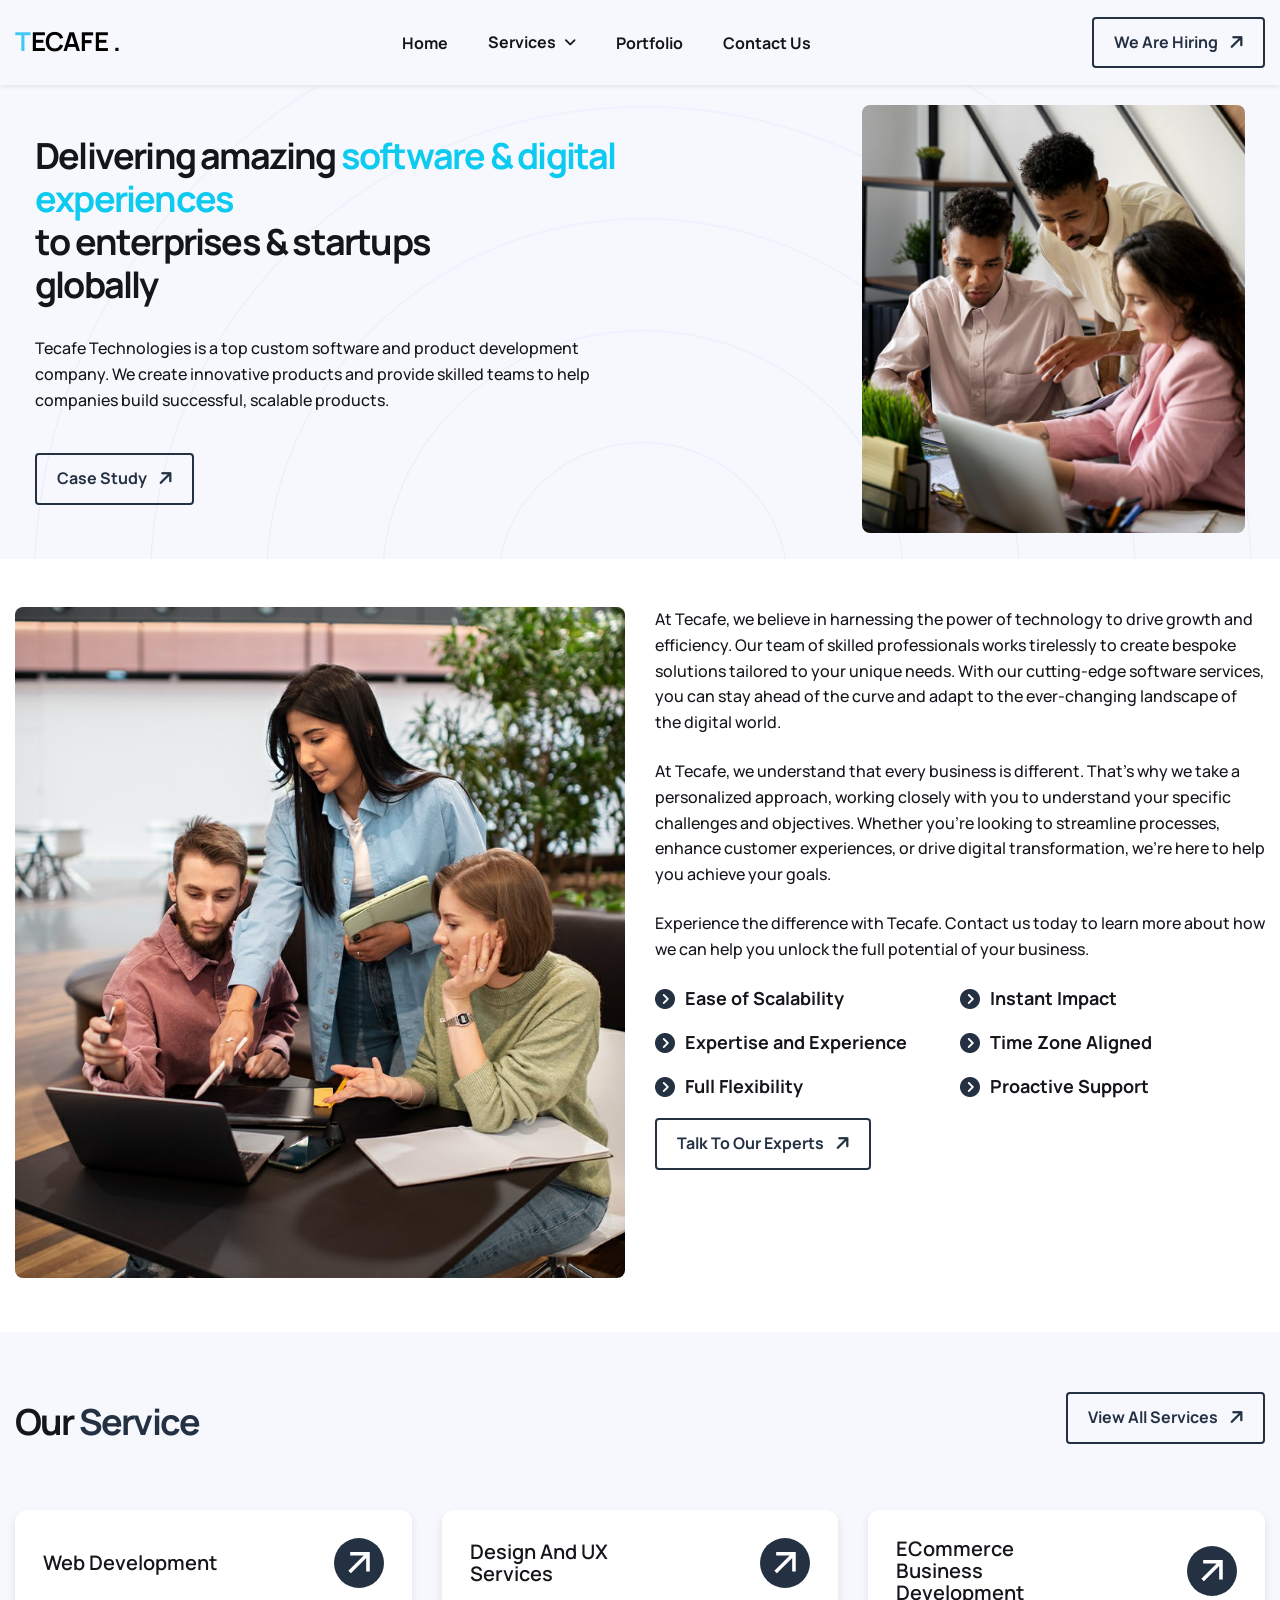
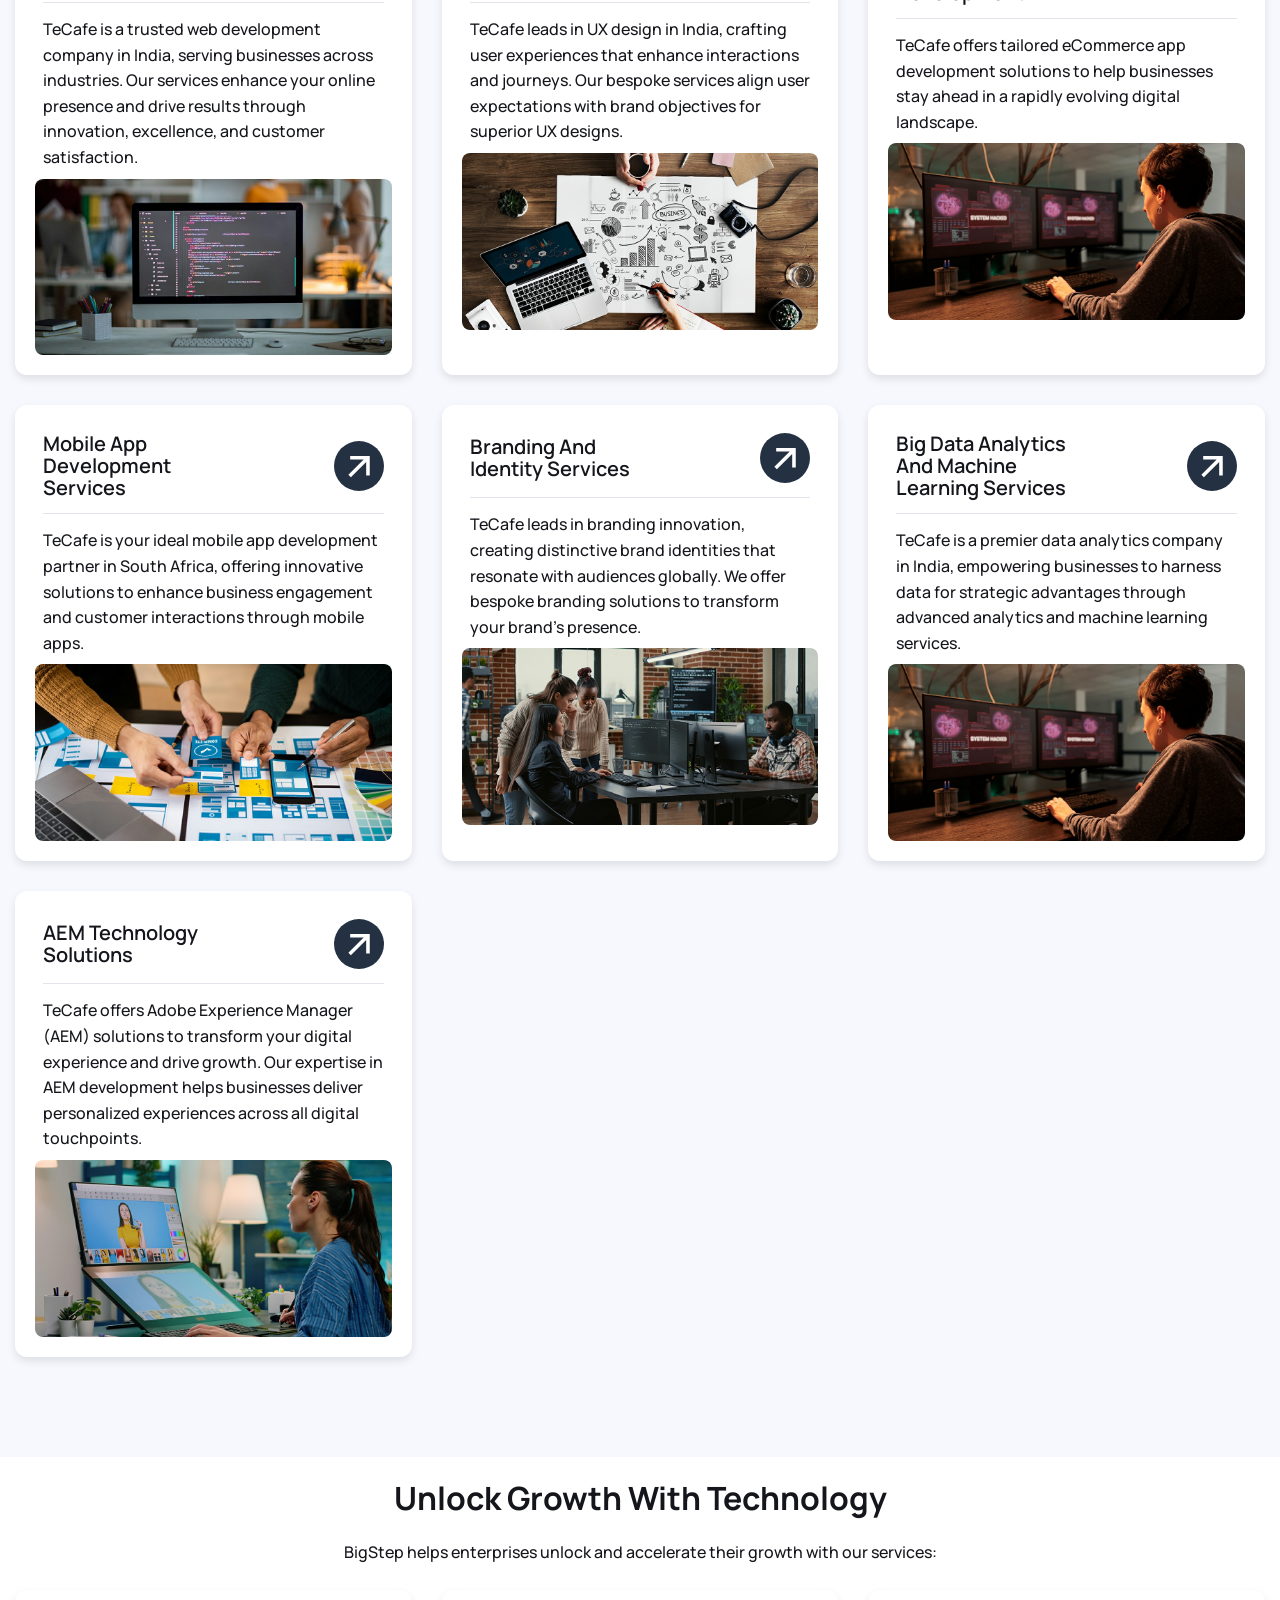
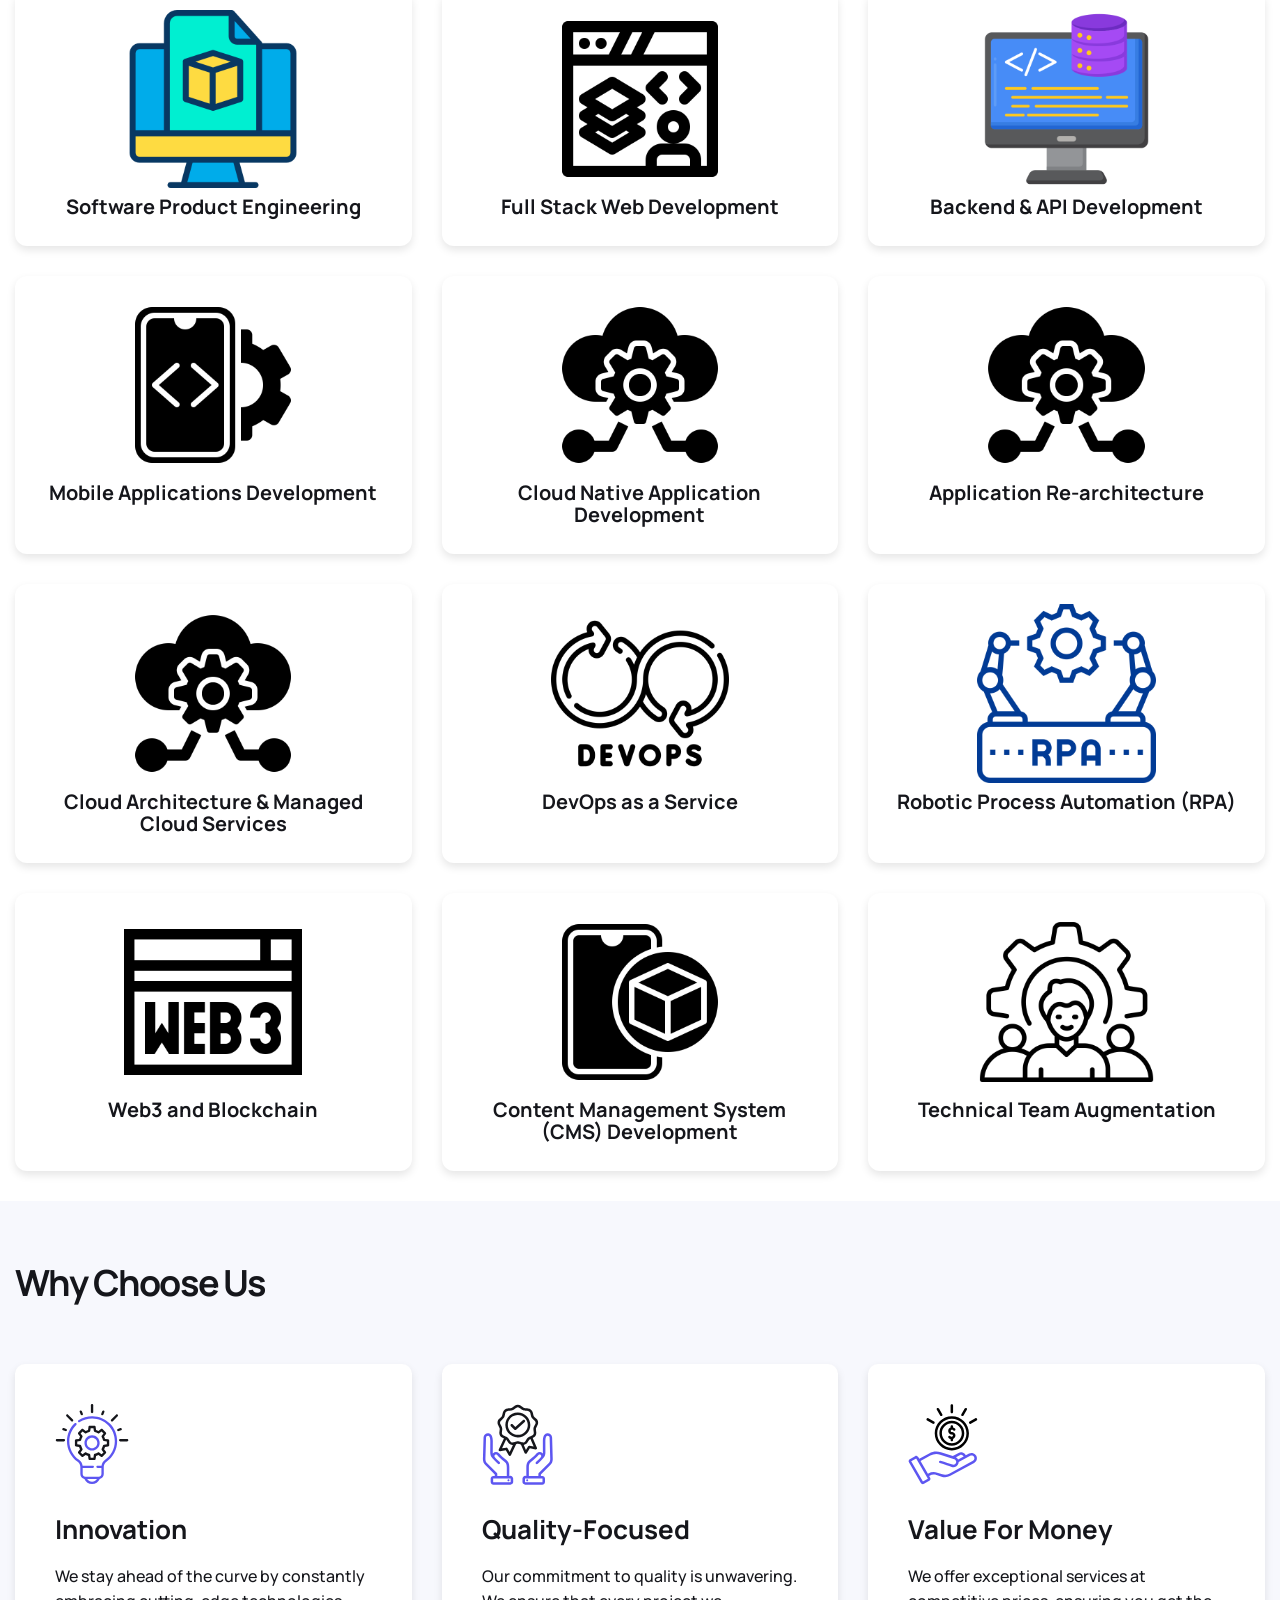
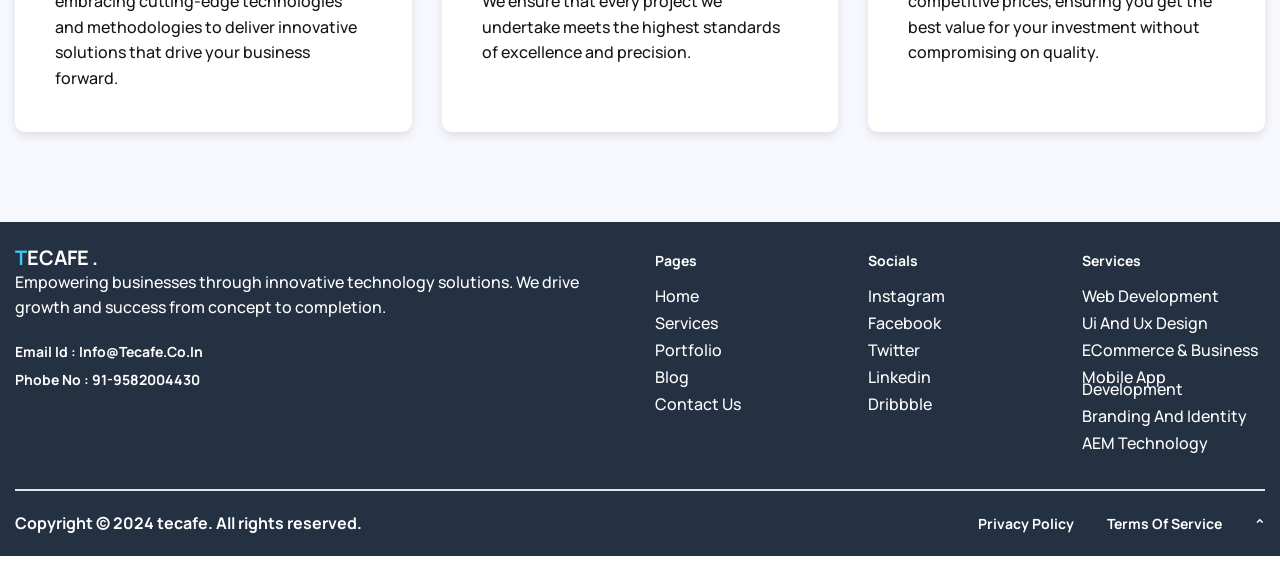
<file: index.html>
<!DOCTYPE html>
<html lang="zxx">

<!-- Mirrored from demo.awaikenthemes.com/html-preview/weebix/ by HTTrack Website Copier/3.x [XR&CO'2014], Fri, 07 Jun 2024 18:28:14 GMT -->
<head>
	<!-- Meta -->
	<meta charset="utf-8">
	<meta http-equiv="X-UA-Compatible" content="IE=edge">
	<meta name="viewport" content="width=device-width, initial-scale=1.0">
	<meta name="description" content="">
	<meta name="keywords" content="">
	<meta name="author" content="Awaiken">
	<!-- Page Title -->
	<title>Tecafe - IT Service And Technology</title>
	<!-- Favicon Icon -->
	<link rel="shortcut icon" type="image/x-icon" href="">
	<!-- Google Fonts Css-->
	<link rel="preconnect" href="https://fonts.googleapis.com/">
	<link rel="preconnect" href="https://fonts.gstatic.com/" crossorigin>
	<link href="https://fonts.googleapis.com/css2?family=Manrope:wght@400;500;700&amp;display=swap" rel="stylesheet">
	<!-- Bootstrap Css -->
	<link href="css/bootstrap.min.css" rel="stylesheet" media="screen">
	<!-- SlickNav Css -->
	<link href="css/slicknav.min.css" rel="stylesheet">
	<!-- Swiper Css -->
	<link rel="stylesheet" href="css/swiper-bundle.min.css">
	<!-- Font Awesome Icon Css-->
	<link href="css/all.css" rel="stylesheet" media="screen">
	<!-- Animated Css -->
	<link href="css/animate.css" rel="stylesheet">
	<!-- Magnific Popup Core Css File -->
	<link rel="stylesheet" href="css/magnific-popup.css">
	<!-- Main Custom Css -->
	<link href="css/custom.css" rel="stylesheet" media="screen">
</head>


<body class="tt-magic-cursor">

    <!-- Preloader Start -->
	<!-- <div class="preloader">
		<div class="loading-container">
			<div class="loading"></div>
			<div id="loading-icon">Tecafe</div>
		</div>
	</div> -->
	<!-- Preloader End -->

	<!-- Magic Cursor Start -->
	<div id="magic-cursor">
		<div id="ball"></div>
	</div>
	<!-- Magic Cursor End -->

    <!-- Header Start -->
	<header class="main-header">
		<div class="header-sticky">
			<nav class="navbar navbar-expand-lg">
				<div class="container">
					<!-- Logo Start -->
					<a class="navbar-brand" href="./">
						<!-- <img src="images/logo.svg" alt="Logo"> --><b> <span style="color: #3fc8f4;font-size:26px;font-weight:800px">T</span><span style="font-size:26px;font-weight:700px">E</span><span style="font-size:26px; font-weight:700px">C</span><span style="font-size:26px; font-weight:700px">A</span><span style="font-size:26px;font-weight:700px ">F</span><span style="font-size:26px;font-weight:700px ">E</span>         <span style="font-size:26px;font-weight:700px ">.</span> <!-- Vivid Magenta --></b>
					</a>
					<!-- Logo End -->

					<!-- Main Menu Start -->
					<div class="collapse navbar-collapse main-menu">
                        <div class="nav-menu-wrapper">
                            <ul class="navbar-nav mr-auto" id="menu">
                                <li class="nav-item "><a class="nav-link" href="./">Home</a>
                                   
                                </li>                                
                                <!-- <li class="nav-item"><a class="nav-link" href="about.html">about us</a></li> -->
                                <!-- <li class="nav-item dropdown">
                                    <a class="nav-link dropdown-toggle" href="#"   >
                                      Services
                                    </a>
                                  
                                  </li> -->
                                  <li class="nav-item submenu"><a class="nav-link" href="./service">Services</a>
                                    <ul>
                                        <li class="nav-item sab-menu"><a class="nav-link" href="/services/web-devlopment">Web Development</a></li>
                                        <li class="nav-item  sab-menu"><a class="nav-link" href="/services/design-and-ux-services">Design and UX </a></li>
                                        <li class="nav-item  sab-menu" ><a class="nav-link" href="/services/ECommerce-Business-Development">ECommerce Business </a></li>
                                        <li class="nav-item  sab-menu"><a class="nav-link" href="/services/Mobile-App-Development-Services">Mobile App Development </a></li>
                                        <li class="nav-item  sab-menu"><a class="nav-link" href="/services/Branding-And-Identity-Services">Branding And Identity </a></li>
                                      
                                          
                                        <li class="nav-item  sab-menu"><a class="nav-link" href="/services/AEM-Technology-Solutions">AEM Technology Solutions</a></li>
                                        <li class="nav-item  sab-menu"><a class="nav-link" href="/services/Big Data Analytics-And-Machine-Learning-Services ">Big Data Analytics And Machine Learning  </a></li>
                                    </ul>
                                </li>
                                
                                  <!-- <li class="nav-item "><a class="nav-link" href="./services">Services</a> -->
                                <li class="nav-item"><a class="nav-link" href="./portfolio">Portfolio</a></li>
                                <!-- <li class="nav-item"><a class="nav-link" href="./blog">blog</a></li> -->
                                <li class="nav-item "><a class="nav-link" href="./contact-us">Contact Us</a></li> 
                                <!-- <li class="nav-item "><a class="nav-link" href="./case-study">Case Study</a></li>   -->
                                <!-- <li class="nav-item submenu"><a class="nav-link" href="#">pages</a>
                                    <ul>                                        
                                        <li class="nav-item"><a class="nav-link" href="service-single.html">service details</a></li>
                                        <li class="nav-item"><a class="nav-link" href="portfolio-single.html">portfolio details </a></li>
                                        <li class="nav-item"><a class="nav-link" href="blog-single.html">blog details</a></li>
                                        <li class="nav-item"><a class="nav-link" href="faqs.html">FAQ</a></li>
                                        <li class="nav-item"><a class="nav-link" href="404.html">404</a></li>
                                    </ul>
                                </li> -->
                                <!-- <li class="nav-item "><a class="nav-link" href="contact-us.html">We are Hiring</a></li> 
                                <li class="nav-item "><a class="nav-link" href="contact-us.html">Contact Us</a></li>                               -->
                            </ul>
                        </div>
                        <!-- Let’s Start Button Start -->
                        <div class=" d-inline-flex">
                            <!-- <a href="contact-us.html" class="btn-default">We are Hiring</a> -->
                            <a href="./contact-us" class="btn-default">We are Hiring</a>
                        </div>
                        <!-- Let’s Start Button End -->
					</div>
					<!-- Main Menu End -->

					<div class="navbar-toggle"></div>
				</div>
			</nav>
			<div class="responsive-menu"></div>
		</div>
	</header>
	<!-- Header End -->

    <!-- Hero Section Start -->
	<div class="hero">
		<div class="container">
            <div class="row align-items-center">
                <div class="col-lg-8">
                    <!-- Hero Content Start -->
                    <div class="hero-content">
                        <!-- Section Title Start -->
                        <div class="section-title">
                            <!-- <h3 class="wow fadeInUp">about our Company</h3> -->
                            <h1 class="text-anime-style-3">Delivering amazing <span style=" color:#0dcaf0"> software & digital experiences</span>to enterprises & startups globally</span></h1>
                        </div>
                        <!-- Section Title End -->

                        <!-- Hero Body Start -->
                        <div class="hero-body">
                            <p class="wow fadeInUp" data-wow-delay="0.5s">Tecafe Technologies is a top custom software and product development company. We create innovative products and provide skilled teams to help companies build successful, scalable products.</p>
                        </div>
                        <!-- Hero Body End -->

                        <!-- Hero Footer Start -->
                        <div class="hero-footer">
                            <a href="./case-study" class="btn-default wow fadeInUp" data-wow-delay="0.25s">Case Study</a>
                        </div>
                        <!-- Hero Footer End -->
                    </div>
                    <!-- Hero Left Content End -->
                </div>

                <div class="col-lg-4">
                    <!-- Hero Video Image Start -->
                    <div class="hero-video-image">
                        <div class="hero-image">
                            <figure class="image-anime reveal">
                                <img src="images/hero-img.jpg" alt="">
                            </figure>                            
                        </div>

                        <!-- <div class="hero-play-button">
                            <a href="https://www.youtube.com/watch?v=Y-x0efG1seA" class="popup-video"><i class="fa-solid fa-play"></i></a>
                        </div> -->
                    </div>
                    <!-- Hero Video Image End -->
                </div>
            </div>
        </div>
	</div>
	<!-- Hero Section End -->
<!-- About Section Start -->
<div class="about-us py-5">
    <div class="container">
        <div class="row align-items-start">
            <div class="col-lg-6 col-md-12">
                <!-- About Us Image Start -->
                <div class="about-image">
                    <div class="about-img">
                        <figure class="image-anime reveal">
                            <img src="images/about-us-img.jpg" class="img-fluid" alt="">
                        </figure>
                    </div>
                </div>
                <!-- About Us Image End -->
            </div>

            <div class="col-lg-6 col-md-12">
                <!-- About Us Content Start -->
                <div class="about-content">
                    <p class="wow fadeInUp" data-wow-delay="0.5s">At Tecafe, we believe in harnessing the power of technology to drive growth and efficiency. Our team of skilled professionals works tirelessly to create bespoke solutions tailored to your unique needs. With our cutting-edge software services, you can stay ahead of the curve and adapt to the ever-changing landscape of the digital world.</p>

                    <p class="wow fadeInUp" data-wow-delay="1s">At Tecafe, we understand that every business is different. That's why we take a personalized approach, working closely with you to understand your specific challenges and objectives. Whether you're looking to streamline processes, enhance customer experiences, or drive digital transformation, we're here to help you achieve your goals.</p>

                    <p class="wow fadeInUp" data-wow-delay="1.25s">Experience the difference with Tecafe. Contact us today to learn more about how we can help you unlock the full potential of your business.</p>

                    <ul class="wow fadeInUp" data-wow-delay="1s">
                        <li>Ease of Scalability</li>
                        <li>Instant Impact</li>
                        <li>Expertise and Experience</li>
                        <li>Time Zone Aligned</li>
                        <li>Full Flexibility</li>
                        <li>Proactive Support</li>
                    </ul>

                    <a href="./contact-us" class="btn-default wow fadeInUp" data-wow-delay="0.25s">Talk to our Experts</a>
                </div>
                <!-- About Us Content End -->
            </div>
        </div>
    </div>
</div>
<!-- About Section End -->


<!-- Our Services Section Start -->
<div class="our-services">
    <div class="container">
        <div class="row section-row align-items-center">
            <div class="col-lg-7 col-md-7">
                <!-- Section Title Start -->
                <div class="section-title">
                    <!-- <h3 class="wow fadeInUp">our services</h3> -->
                    <h2 class="text-anime-style-3">Our <span style="">Service</span>  </h2>
                </div>
                <!-- Section Title End -->
            </div>

            <div class="col-lg-5 col-md-5">
                <!-- Section Btn Start -->
                <div class="section-btn">
                    <a href="/service" class="btn-default wow fadeInUp" data-wow-delay="0.25s">view all services</a>
                </div>
                <!-- Section Btn End -->
            </div>
        </div>

        <div class="row">
            <div class="col-lg-4 col-md-6">
                <!-- Service Item Start -->
                <div class="service-item wow fadeInUp" data-wow-delay="0.25s">
                    <div class="service-content">
                        <div class="service-content-title">
                            <h2>web development</h2>
                            <a href="/services/web-devlopment"><img src="images/arrow.svg" alt=""></a>
                        </div>
                        <p>TeCafe is a trusted web development company in India, serving businesses across industries. Our services enhance your online presence and drive results through innovation, excellence, and customer satisfaction.</p>                            
                    </div>
                    <div class="service-image">
                        <figure class="image-anime">
                            <img src="images/service-img-1.jpg" alt="">
                        </figure>
                    </div>
                </div>
                <!-- Service Item End -->
            </div>

            <div class="col-lg-4 col-md-6">
                <!-- Service Item Start -->
                <div class="service-item wow fadeInUp" data-wow-delay="0.5s">
                    <div class="service-content">
                        <div class="service-content-title">
                            <h2>Design and UX Services</h2>
                            <a href="/services/design-and-ux-services"><img src="images/arrow.svg" alt=""></a>
                        </div>
                        <p>TeCafe leads in UX design in India, crafting user experiences that enhance interactions and journeys. Our bespoke services align user expectations with brand objectives for superior UX designs.</p>
                    </div>
                    <div class="service-image">
                        <figure class="image-anime">
                            <img src="images/service-img-2.jpg" alt="">
                        </figure>
                    </div>
                </div>
                <!-- Service Item End -->
            </div>

            <div class="col-lg-4 col-md-6">
                <!-- Service Item Start -->
                <div class="service-item wow fadeInUp" data-wow-delay="0.25s">
                    <div class="service-content">
                        <div class="service-content-title">
                            <h2>eCommerce Business Development</h2>
                            <a href="/services/ECommerce-Business-Development"><img src="images/arrow.svg" alt=""></a>
                        </div>
                        <p>TeCafe offers tailored eCommerce app development solutions to help businesses stay ahead in a rapidly evolving digital landscape.</p>
                    </div>
                    <div class="service-image">
                        <figure class="image-anime">
                            <img src="images/service-img-3.jpg" alt="">
                        </figure>
                    </div>
                </div>
                <!-- Service Item End -->
            </div>

            <div class="col-lg-4 col-md-6">
                <!-- Service Item Start -->
                <div class="service-item wow fadeInUp" data-wow-delay="1s">
                    <div class="service-content">
                        <div class="service-content-title">
                            <h2>Mobile App Development Services</h2>
                            <a href="/services/Mobile-App-Development-Services"><img src="images/arrow.svg" alt=""></a>
                        </div>
                        <p>TeCafe is your ideal mobile app development partner in South Africa, offering innovative solutions to enhance business engagement and customer interactions through mobile apps.</p>
                    </div>                        
                    <div class="service-image">
                        <figure class="image-anime">
                            <img src="images/service-img-4.jpg" alt="">
                        </figure>
                    </div>
                </div>
                <!-- Service Item End -->
            </div>

            <div class="col-lg-4 col-md-6">
                <!-- Service Item Start -->
                <div class="service-item wow fadeInUp" data-wow-delay="1.25s">
                    <div class="service-content">
                        <div class="service-content-title">
                            <h2>Branding and Identity Services</h2>
                            <a href="/services/Branding-And-Identity-Services"><img src="images/arrow.svg" alt=""></a>
                        </div>
                        <p>TeCafe leads in branding innovation, creating distinctive brand identities that resonate with audiences globally. We offer bespoke branding solutions to transform your brand's presence.</p>
                    </div>
                    <div class="service-image">
                        <figure class="image-anime">
                            <img src="images/service-img-5.jpg" alt="">
                        </figure>
                    </div>
                </div>
                <!-- Service Item End -->
            </div>

            <div class="col-lg-4 col-md-6">
                <!-- Service Item Start -->
                <div class="service-item wow fadeInUp" data-wow-delay="1.5s">
                    <div class="service-content">
                        <div class="service-content-title">
                            <h2>Big Data Analytics and Machine Learning Services</h2>
                            <a href="/services/Big Data Analytics-And-Machine-Learning-Services"><img src="images/arrow.svg" alt=""></a>
                        </div>
                        <p>TeCafe is a premier data analytics company in India, empowering businesses to harness data for strategic advantages through advanced analytics and machine learning services.</p>
                    </div>
                    <div class="service-image">
                        <figure class="image-anime">
                            <img src="images/service-img-3.jpg" alt="">
                        </figure>
                    </div>
                </div>
                <!-- Service Item End -->
                 
            </div>


            
            <div class="col-lg-4 col-md-6">
                <!-- Service Item Start -->
                <div class="service-item wow fadeInUp" data-wow-delay="1.5s">
                    <div class="service-content">
                        <div class="service-content-title">
                            <h2>AEM Technology Solutions</h2>
                            <a href="/services/AEM-Technology-Solutions"><img src="images/arrow.svg" alt=""></a>
                        </div>
                        <p>TeCafe offers Adobe Experience Manager (AEM) solutions to transform your digital experience and drive growth. Our expertise in AEM development helps businesses deliver personalized experiences across all digital touchpoints.</p>
                    </div>
                    <div class="service-image">
                        <figure class="image-anime">
                            <img src="images/service-img-6.jpg" alt="">
                        </figure>
                    </div>
                </div>
                <!-- Service Item End -->
            </div>
            
        </div>
    </div>
</div>
<!-- Our Services Section End -->

 <!-- Our Services Section End -->

<div class="container text-center">
    <h2 class="my-4">Unlock Growth With Technology</span></h2>
    <p>BigStep helps enterprises unlock and accelerate their growth with our services:</p>
    
    <div class="row">
        <div class="col-lg-4 col-md-6">
            <!-- Service Item Start -->
            <div class="service-item wow fadeInUp" data-wow-delay="0.25s">
                <div class="service-image1">
                    <figure class="image-anime">
                        <img src="images/icon-software-product-engineering.png" alt="Software Product Engineering">
                    </figure>
                </div>
                <div class="service-content">
                    <h5>Software Product Engineering</h5>
                </div>
            </div>
            <!-- Service Item End -->
        </div>
        
        <div class="col-lg-4 col-md-6">
            <!-- Service Item Start -->
            <div class="service-item wow fadeInUp" data-wow-delay="0.25s">
                <div class="service-image1">
                    <figure class="image-anime">
                        <img src="images/icon-full-stack-web-development.png" alt="Full Stack Web Development">
                    </figure>
                </div>
                <div class="service-content">
                    <h5>Full Stack Web Development</h5>
                </div>
            </div>
            <!-- Service Item End -->
        </div>
        
        <div class="col-lg-4 col-md-6">
            <!-- Service Item Start -->
            <div class="service-item wow fadeInUp" data-wow-delay="0.25s">
                <div class="service-image1">
                    <figure class="image-anime">
                        <img src="images/icon-backend-api-development.png" alt="Backend & API Development">
                    </figure>
                </div>
                <div class="service-content">
                    <h5>Backend & API Development</h5>
                </div>
            </div>
            <!-- Service Item End -->
        </div>
        
        <div class="col-lg-4 col-md-6">
            <!-- Service Item Start -->
            <div class="service-item wow fadeInUp" data-wow-delay="0.25s">
                <div class="service-image1">
                    <figure class="image-anime">
                        <img src="images/icon-mobile-applications-developmen.png" alt="Mobile Applications Development">
                    </figure>
                </div>
                <div class="service-content">
                    <h5>Mobile Applications Development</h5>
                </div>
            </div>
            <!-- Service Item End -->
        </div>
        
        <div class="col-lg-4 col-md-6">
            <!-- Service Item Start -->
            <div class="service-item wow fadeInUp" data-wow-delay="0.25s">
                <div class="service-image1">
                    <figure class="image-anime">
                        <img src="images/icon-cloud-architecture-managed-cloud-services.png" alt="Cloud Native Application Development">
                    </figure>
                </div>
                <div class="service-content">
                    <h5>Cloud Native Application Development</h5>
                </div>
            </div>
            <!-- Service Item End -->
        </div>
        
        <div class="col-lg-4 col-md-6">
            <!-- Service Item Start -->
            <div class="service-item wow fadeInUp" data-wow-delay="0.25s">
                <div class="service-image1">
                    <figure class="image-anime">
                        <img src="images/icon-cloud-architecture-managed-cloud-services.png" alt="Application Re-architecture">
                    </figure>
                </div>
                <div class="service-content">
                    <h5>Application Re-architecture</h5>
                </div>
            </div>
            <!-- Service Item End -->
        </div>
        
        <div class="col-lg-4 col-md-6">
            <!-- Service Item Start -->
            <div class="service-item wow fadeInUp" data-wow-delay="0.25s">
                <div class="service-image1">
                    <figure class="image-anime">
                        <img src="images/icon-cloud-architecture-managed-cloud-services.png" alt="Cloud Architecture & Managed Cloud Services">
                    </figure>
                </div>
                <div class="service-content">
                    <h5>Cloud Architecture & Managed Cloud Services</h5>
                </div>
            </div>
            <!-- Service Item End -->
        </div>
        
        <div class="col-lg-4 col-md-6">
            <!-- Service Item Start -->
            <div class="service-item wow fadeInUp" data-wow-delay="0.25s">
                <div class="service-image1">
                    <figure class="image-anime">
                        <img src="images/devops.png" alt="DevOps as a Service">
                    </figure>
                </div>
                <div class="service-content">
                    <h5>DevOps as a Service</h5>
                </div>
            </div>
            <!-- Service Item End -->
        </div>
        
        <div class="col-lg-4 col-md-6">
            <!-- Service Item Start -->
            <div class="service-item wow fadeInUp" data-wow-delay="0.25s">
                <div class="service-image1">
                    <figure class="image-anime">
                        <img src="images/icon-robotic-process-automation.png" alt="Robotic Process Automation (RPA)">
                    </figure>
                </div>
                <div class="service-content">
                    <h5>Robotic Process Automation (RPA)</h5>
                </div>
            </div>
            <!-- Service Item End -->
        </div>
        
        <div class="col-lg-4 col-md-6">
            <!-- Service Item Start -->
            <div class="service-item wow fadeInUp" data-wow-delay="0.25s">
                <div class="service-image1">
                    <figure class="image-anime">
                        <img src="images/icon-web3-blockchain.png" alt="Web3 and Blockchain">
                    </figure>
                </div>
                <div class="service-content">
                    <h5>Web3 and Blockchain</h5>
                </div>
            </div>
            <!-- Service Item End -->
        </div>
        
        <div class="col-lg-4 col-md-6">
            <!-- Service Item Start -->
            <div class="service-item wow fadeInUp" data-wow-delay="0.25s">
                <div class="service-image1">
                    <figure class="image-anime">
                        <img src="images/icon-content-management-system-development.png" alt="Content Management System (CMS) Development">
                    </figure>
                </div>
                <div class="service-content">
                    <h5>Content Management System (CMS) Development</h5>
                </div>
            </div>
            <!-- Service Item End -->
        </div>
        
        <div class="col-lg-4 col-md-6">
            <!-- Service Item Start -->
            <div class="service-item wow fadeInUp" data-wow-delay="0.25s">
                <div class="service-image1">
                    <figure class="image-anime">
                        <img src="images/technical-team.png" alt="Technical Team Augmentation">
                    </figure>
                </div>
                <div class="service-content">
                    <h5>Technical Team Augmentation</h5>
                </div>
            </div>
            <!-- Service Item End -->
        </div>
    </div>
</div>

<!-- Why Choose Us Section Start -->
<div class="why-choose-us">
    <div class="container">
        <div class="row section-row align-items-center">
            <div class="col-lg-8 col-md-12">
                <!-- Section Title Start -->
                <div class="section-title">
                    <h2 class="wow fadeInUp">Why Choose Us</h2>
                   
                </div>
                <!-- Section Title End -->
            </div>
        </div>

        <div class="row">
            <div class="col-lg-4 col-md-6">
                <!-- Why Choose Item Start -->
                <div class="why-choose-us-item wow fadeInUp" data-wow-delay="0.25s">
                    <div class="icon-box">
                        <img src="images/icon-whyus-1.svg" alt="Innovation Icon">
                    </div>
                    <h3>Innovation</h3>
                    <p>We stay ahead of the curve by constantly embracing cutting-edge technologies and methodologies to deliver innovative solutions that drive your business forward.</p>
                </div>
                <!-- Why Choose Item End -->
            </div>

            <div class="col-lg-4 col-md-6">
                <!-- Why Choose Item Start -->
                <div class="why-choose-us-item wow fadeInUp" data-wow-delay="0.5s">
                    <div class="icon-box">
                        <img src="images/icon-whyus-2.svg" alt="Quality-Focused Icon">
                    </div>
                    <h3>Quality-Focused</h3>
                    <p>Our commitment to quality is unwavering. We ensure that every project we undertake meets the highest standards of excellence and precision.</p>
                </div>
                <!-- Why Choose Item End -->
            </div>

            <div class="col-lg-4">
                <!-- Why Choose Item Start -->
                <div class="why-choose-us-item wow fadeInUp" data-wow-delay="0.25s">
                    <div class="icon-box">
                        <img src="images/icon-whyus-3.svg" alt="Value for Money Icon">
                    </div>
                    <h3>Value for Money</h3>
                    <p>We offer exceptional services at competitive prices, ensuring you get the best value for your investment without compromising on quality.</p>
                </div>
                <!-- Why Choose Item End -->
            </div>

           
            </div>
        </div>
    </div>
</div>
<!-- Why Choose Us Section End -->




    <!-- Footer Start -->
	<footer class="main-footer">
        <div class="container">
			<div class="row">
				<div class="col-md-12">
					<!-- Mega Footer Start -->
					<div class="mega-footer mega-footer-bg ">
						<div class="row">
							<div class="col-lg-6 col-md-12">
								<!-- Footer About Start -->
								<div class="footer-about">
									<figure>
										<!-- <img src="images/logo.svg" alt="Logo"> --><b> <span style="color: #3fc8f4;font-size:20px;font-weight:700px">T</span><span style="font-size:20px;font-weight:700px">E</span><span style="font-size:20px; font-weight:700px">C</span><span style="font-size:20px; font-weight:700px">A</span><span style="font-size:20px;font-weight:700px ">F</span><span style="font-size:20px;font-weight:700px ">E</span>         <span style="font-size:20px;font-weight:700px ">.</span> <!-- Vivid Magenta --></b>
									</figure>
									<p class="text-color">Empowering businesses through innovative technology solutions. We drive growth and success from concept to completion.</p>
                                    <ul>
                                        <li><a href="#">Email Id : info@tecafe.co.in</a></li>
                                        <li><a href="#">Phobe No : 91-9582004430</a></li>
                                    </ul>
								</div>
								<!-- Footer About End -->
							</div>

							<div class="col-lg-2 col-md-4">
								<!-- Footer Links Start -->
								<div class="footer-links">
									<h2>pages</h2>
									<ul>
										<li><a href="/">Home</a></li>
										<li><a href="./service/">Services</a></li>
										<li><a href="./portfolio">Portfolio</a></li>
										<li><a href="./Blog">Blog</a></li>
										<li><a href="contact-us/">Contact Us</a></li>
									</ul>
								</div>
								<!-- Footer Links End -->
							</div>

							<div class="col-lg-2 col-md-4">
								<!-- Footer Links Start -->
								<div class="footer-links">
									<h2>Socials</h2>
									<ul>
										<li><a href="#">instagram</a></li>
										<li><a href="#">facebook</a></li>
										<li><a href="#">twitter</a></li>
										<li><a href="#">linkedin</a></li>
                                        <li><a href="#">dribbble</a></li>
									</ul>
								</div>
								<!-- Footer Links End -->
							</div>

							<div class="col-lg-2 col-md-4">
								<!-- Footer Links Start -->
								<div class="footer-links">
									<h2>services</h2>
									<ul>
										<li><a href="/services/web-devlopment">web development</a></li>
										<li><a href="/services/design-and-ux-services">Ui and Ux Design</a></li>
										<li><a href="/services/ECommerce-Business-Development">ECommerce & Business </a></li>
										<li><a href="/services/Mobile-App-Development-Services">mobile app development</a></li>
										<li><a href="/services/Branding-And-Identity-Services">Branding And Identity</a></li>
                                        <li><a href="/services/AEM-Technology-Solutions">AEM Technology </a></li>
									
                                    
                                        </ul>
								</div>
								<!-- Footer Links End -->
							</div>
						</div>
					</div>
					<!-- Mega Footer End -->

					<!-- Copyright Footer Start -->
					<div class="footer-copyright">
                        <div class="row align-items-center">
                            <div class="col-lg-6">
                                <!-- Footer Copyright Content Start -->
								<div class="footer-copyright-text">
									<p><b>Copyright © 2024 tecafe. All rights reserved.</b></p>
								</div>
								<!-- Footer Copyright Content End -->
                            </div>
                            <div class="col-lg-6">
                                <!-- Footer Policy Links Start -->
                                <div class="footer-policy-links">
                                    <ul>
                                        <li><a href="#">privacy policy</a></li>
                                        <li><a href="#">terms of service</a></li>
                                        <li class="highlighted"><a href="#top">^</a></li>
                                    </ul>
                                </div>
                                <!-- Footer Policy Links End -->
                            </div>
                        </div>						
					</div>
					<!-- Copyright Footer End -->
				</div>
			</div>
		</div>
    </footer>
    <!-- Footer End -->

    <!-- Jquery Library File -->
    <script src="js/jquery-3.7.1.min.js"></script>
    <!-- Bootstrap js file -->
    <script src="js/bootstrap.min.js"></script>
    <!-- Validator js file -->
    <script src="js/validator.min.js"></script>
    <!-- SlickNav js file -->
    <script src="js/jquery.slicknav.js"></script>
    <!-- Swiper js file -->
    <script src="js/swiper-bundle.min.js"></script>
    <!-- Counter js file -->
    <script src="js/jquery.waypoints.min.js"></script>
    <script src="js/jquery.counterup.min.js"></script>
    <!-- Isotop js file -->
	<script src="js/isotope.min.js"></script>
    <!-- Magnific js file -->
    <script src="js/jquery.magnific-popup.min.js"></script>
    <!-- SmoothScroll -->
    <script src="js/SmoothScroll.js"></script>
    <!-- MagicCursor js file -->
    <script src="js/gsap.min.js"></script>
    <script src="js/magiccursor.js"></script>
    <!-- Text Effect js file -->
	<script src="js/SplitText.js"></script>
    <script src="js/ScrollTrigger.min.js"></script>
    <!-- Wow js file -->
    <script src="js/wow.js"></script>
    <!-- Main Custom js file -->
    <script src="js/function.js"></script>
</body>
</html>
</file>
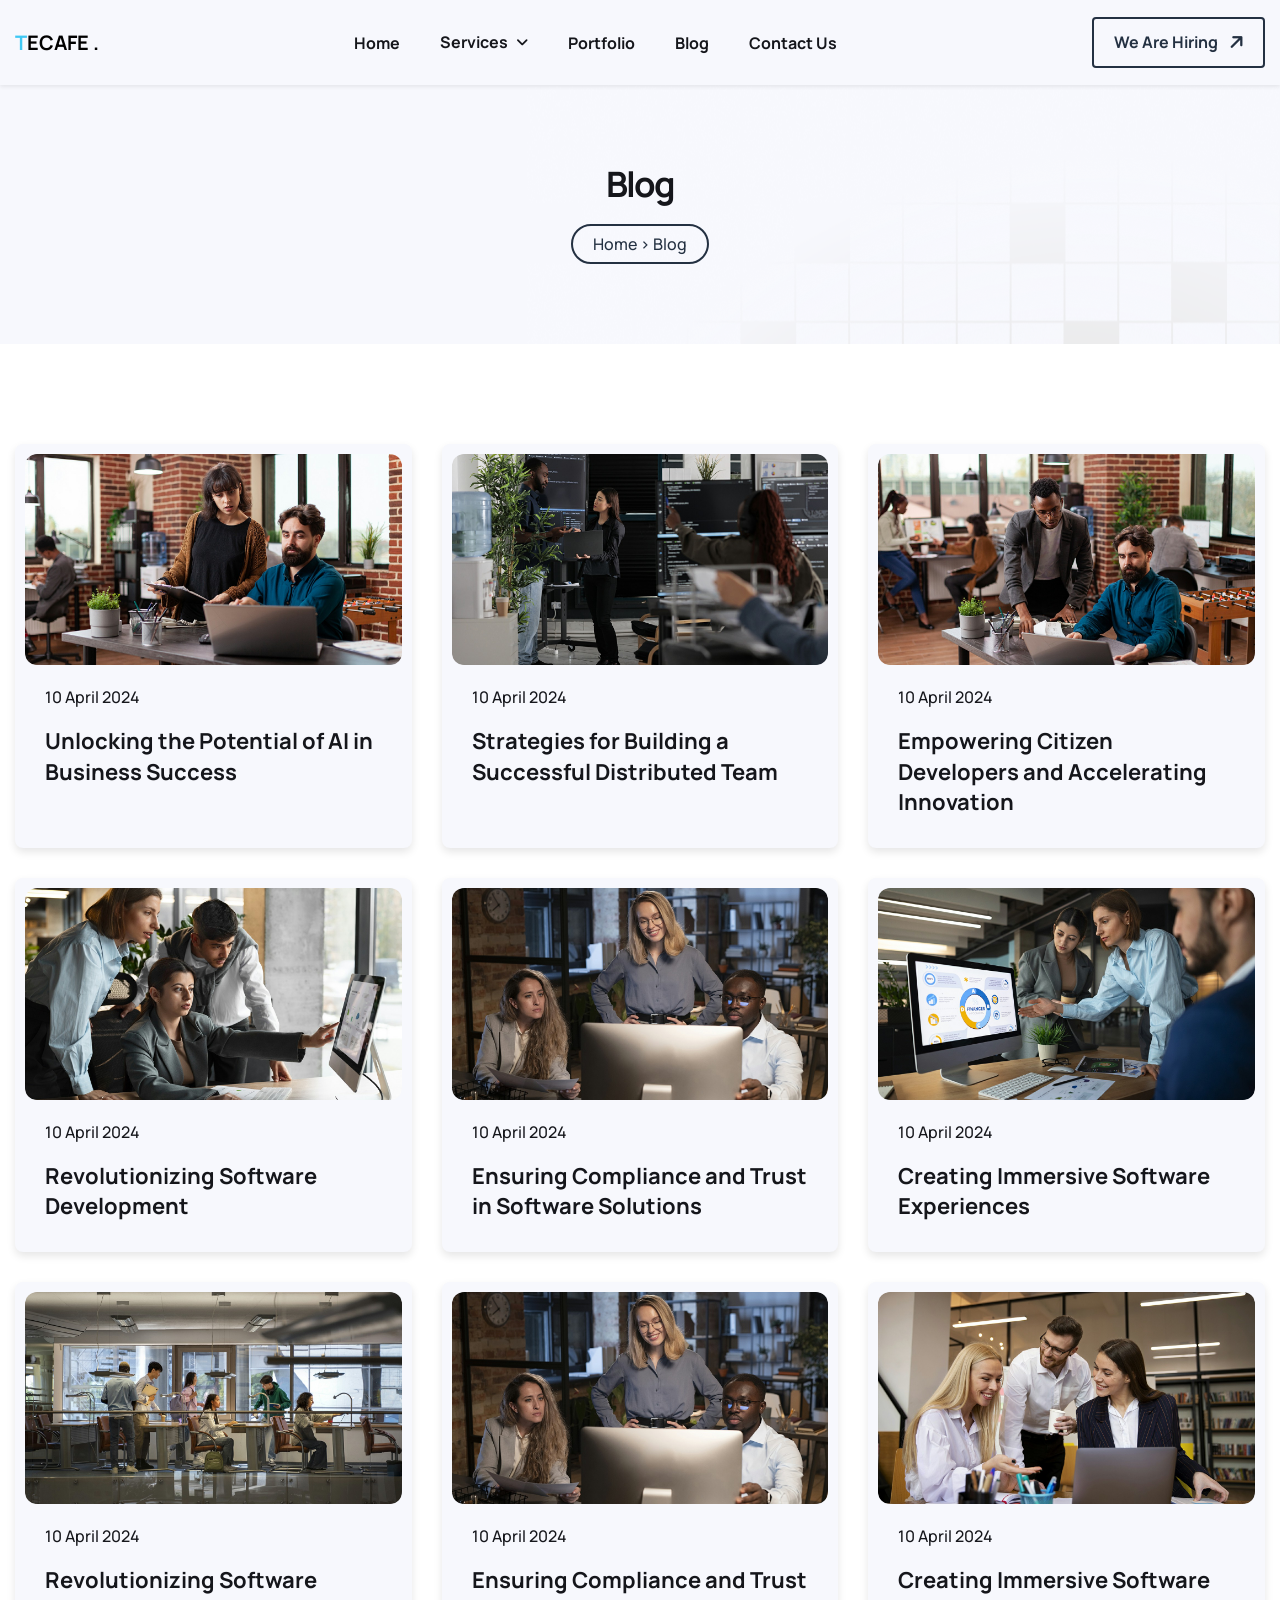
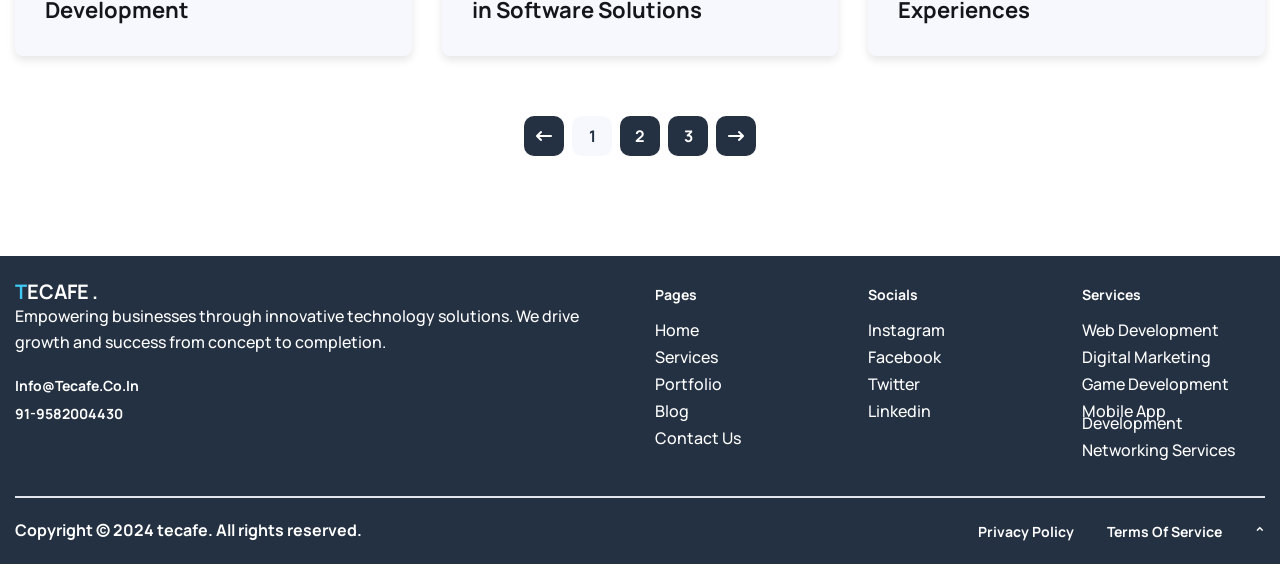
<file: blog/index.html>
<!DOCTYPE html>
<html lang="zxx">

<!-- Mirrored from demo.awaikenthemes.com/html-preview/weebix/ by HTTrack Website Copier/3.x [XR&CO'2014], Fri, 07 Jun 2024 18:28:14 GMT -->
<head>
	<!-- Meta -->
	<meta charset="utf-8">
	<meta http-equiv="X-UA-Compatible" content="IE=edge">
	<meta name="viewport" content="width=device-width, initial-scale=1.0">
	<meta name="description" content="">
	<meta name="keywords" content="">
	<meta name="author" content="Awaiken">
	<!-- Page Title -->
	<title>Tecafe - IT Service And Technology</title>
	<!-- Favicon Icon -->
    <link rel="shortcut icon" type="image/x-icon" href="">
	<!-- Google Fonts Css-->
	<link rel="preconnect" href="https://fonts.googleapis.com/">
	<link rel="preconnect" href="https://fonts.gstatic.com/" crossorigin>
	<link href="https://fonts.googleapis.com/css2?family=Manrope:wght@400;500;700&amp;display=swap" rel="stylesheet">
	<!-- Bootstrap Css -->
	<link href="../css/bootstrap.min.css" rel="stylesheet" media="screen">
	<!-- SlickNav Css -->
	<link href="../css/slicknav.min.css" rel="stylesheet">
	<!-- Swiper Css -->
	<link rel="stylesheet" href="../css/swiper-bundle.min.css">
	<!-- Font Awesome Icon Css-->
	<link href="../css/all.css" rel="stylesheet" media="screen">
	<!-- Animated Css -->
	<link href="../css/animate.css" rel="stylesheet">
	<!-- Magnific Popup Core Css File -->
	<link rel="stylesheet" href="../css/magnific-popup.css">
	<!-- Main Custom Css -->
	<link href="../css/custom.css" rel="stylesheet" media="screen">
</head>


<body class="tt-magic-cursor">

    <!-- Preloader Start -->
	<!-- <div class="preloader">
		<div class="loading-container">
			<div class="loading"></div>
			<div id="loading-icon">Tecafe</div>
		</div>
	</div> -->
	<!-- Preloader End -->

	<!-- Magic Cursor Start -->
	<div id="magic-cursor">
		<div id="ball"></div>
	</div>
	<!-- Magic Cursor End -->


    <!-- Header Start -->
	<header class="main-header">
		<div class="header-sticky">
			<nav class="navbar navbar-expand-lg">
				<div class="container">
					<!-- Logo Start -->
					<a class="navbar-brand" href="../">
						<!-- <img src="images/logo.svg" alt="Logo"> --><b> <span style="color: #3fc8f4;font-size:20px;font-weight:800px">T</span><span style="font-size:20px;font-weight:700px">E</span><span style="font-size:20px; font-weight:700px">C</span><span style="font-size:20px; font-weight:700px">A</span><span style="font-size:20px;font-weight:700px ">F</span><span style="font-size:20px;font-weight:700px ">E</span>         <span style="font-size:20px;font-weight:700px ">.</span> <!-- Vivid Magenta --></b>
					</a>
					<!-- Logo End -->

					<!-- Main Menu Start -->
					<div class="collapse navbar-collapse main-menu">
                        <div class="nav-menu-wrapper">
                            <ul class="navbar-nav mr-auto" id="menu">
                                <li class="nav-item "><a class="nav-link" href="../">Home</a>
                                   
                                </li>                                
                                <!-- <li class="nav-item"><a class="nav-link" href="about.html">about us</a></li> -->
								<li class="nav-item submenu"><a class="nav-link" href="../service">Services</a>
                                    <ul>
                                        <li class="nav-item sab-menu"><a class="nav-link" href="/services/web-devlopment">Web Development</a></li>
                                        <li class="nav-item  sab-menu"><a class="nav-link" href="/services/design-and-ux-services">Design and UX </a></li>
                                        <li class="nav-item  sab-menu" ><a class="nav-link" href="/services/ECommerce-Business-Development">ECommerce Business </a></li>
                                        <li class="nav-item  sab-menu"><a class="nav-link" href="/services/Mobile-App-Development-Services">Mobile App Development </a></li>
                                        <li class="nav-item  sab-menu"><a class="nav-link" href="/services/Branding-And-Identity-Services">Branding And Identity </a></li>
                                      
                                          
                                        <li class="nav-item  sab-menu"><a class="nav-link" href="/services/AEM-Technology-Solutions">AEM Technology Solutions</a></li>
                                        <li class="nav-item  sab-menu"><a class="nav-link" href="/services/Big Data Analytics-And-Machine-Learning-Services ">Big Data Analytics And Machine Learning  </a></li>
                                    </ul>
                                </li>
                                <li class="nav-item"><a class="nav-link" href="../portfolio">Portfolio</a></li>
                                <li class="nav-item"><a class="nav-link" href="../blog">blog</a></li>
                                <li class="nav-item "><a class="nav-link" href="../contact-us">Contact Us</a></li>  
                                <!-- <li class="nav-item submenu"><a class="nav-link" href="#">pages</a>
                                    <ul>                                        
                                        <li class="nav-item"><a class="nav-link" href="service-single.html">service details</a></li>
                                        <li class="nav-item"><a class="nav-link" href="portfolio-single.html">portfolio details </a></li>
                                        <li class="nav-item"><a class="nav-link" href="blog-single.html">blog details</a></li>
                                        <li class="nav-item"><a class="nav-link" href="faqs.html">FAQ</a></li>
                                        <li class="nav-item"><a class="nav-link" href="404.html">404</a></li>
                                    </ul>
                                </li> -->
                                <!-- <li class="nav-item "><a class="nav-link" href="contact-us.html">We are Hiring</a></li> 
                                <li class="nav-item "><a class="nav-link" href="contact-us.html">Contact Us</a></li>                               -->
                            </ul>
                        </div>
                        <!-- Let’s Start Button Start -->
                        <div class=" d-inline-flex">
                            <!-- <a href="contact-us.html" class="btn-default">We are Hiring</a> -->
                            <a href="../tacafe/contact-us.html" class="btn-default">We are Hiring</a>
                        </div>
                        <!-- Let’s Start Button End -->
					</div>
					<!-- Main Menu End -->

					<div class="navbar-toggle"></div>
				</div>
			</nav>
			<div class="responsive-menu"></div>
		</div>
	</header>
	<!-- Header End -->


    <!-- Page Header Start -->
	<div class="page-header">
		<div class="container">
			<div class="row">
				<div class="col-lg-12">
					<!-- Page Header Box Start -->
					<div class="page-header-box">
						<h1 class="text-anime-style-3">Blog</h1>
						<nav class="wow fadeInUp" data-wow-delay="0.25s">
							<ol class="breadcrumb">
								<li class="breadcrumb-item"><a href="#">Home > Blog</a></li>
								<!-- <li class="breadcrumb-item active" aria-current="page">blog</li> -->
							</ol>
						</nav>
					</div>
					<!-- Page Header Box End -->
				</div>
			</div>
		</div>
	</div>
	<!-- Page Header End -->

    <!-- Latest News Section Start -->
	<div class="latest-news our-blog">
        <div class="container">
			<div class="row">
				<div class="col-lg-4 col-md-6">
					<!-- Blog Item Start -->
					<div class="blog-item wow fadeInUp" data-wow-delay="0.25s">
						<!-- Blog Image Start -->
						<div class="post-featured-image">
							<figure class="image-anime">
								<a href="#"><img src="../images/post-1.jpg" alt=""></a>
							</figure>
						</div>
						<!-- Blog Image End -->

						<!-- Blog Content Start -->
						<div class="post-item-body">
                            <p><a href="#">10 April 2024</a></p>
							<h2><a href="#">Unlocking the Potential of AI in Business Success</a></h2>                            
						</div>
						<!-- Blog Content End -->
					</div>
					<!-- Blog Item End -->
				</div>

                <div class="col-lg-4 col-md-6">
					<!-- Blog Item Start -->
					<div class="blog-item wow fadeInUp" data-wow-delay="0.5s">
						<!-- Blog Image Start -->
						<div class="post-featured-image">
							<figure class="image-anime">
								<a href="#"><img src="../images/post-2.jpg" alt=""></a>
							</figure>
						</div>
						<!-- Blog Image End -->

						<!-- Blog Content Start -->
						<div class="post-item-body">
                            <p><a href="#">10 April 2024</a></p>
							<h2><a href="#">Strategies for Building a Successful Distributed Team</a></h2>                            
						</div>
						<!-- Blog Content End -->
					</div>
					<!-- Blog Item End -->
				</div>

                <div class="col-lg-4 col-md-6">
					<!-- Blog Item Start -->
					<div class="blog-item wow fadeInUp" data-wow-delay="0.75s">
						<!-- Blog Image Start -->
						<div class="post-featured-image">
							<figure class="image-anime">
								<a href="#"><img src="../images/post-3.jpg" alt=""></a>
							</figure>
						</div>
						<!-- Blog Image End -->

						<!-- Blog Content Start -->
						<div class="post-item-body">
                            <p><a href="#">10 April 2024</a></p>
							<h2><a href="#">Empowering Citizen Developers and Accelerating Innovation</a></h2>                            
						</div>
						<!-- Blog Content End -->
					</div>
					<!-- Blog Item End -->
				</div>

                <div class="col-lg-4 col-md-6">
					<!-- Blog Item Start -->
					<div class="blog-item wow fadeInUp" data-wow-delay="1s">
						<!-- Blog Image Start -->
						<div class="post-featured-image">
							<figure class="image-anime">
								<a href="#"><img src="../images/post-4.jpg" alt=""></a>
							</figure>
						</div>
						<!-- Blog Image End -->

						<!-- Blog Content Start -->
						<div class="post-item-body">
                            <p><a href="#">10 April 2024</a></p>
							<h2><a href="#">Revolutionizing Software Development</a></h2>                            
						</div>
						<!-- Blog Content End -->
					</div>
					<!-- Blog Item End -->
				</div>

                <div class="col-lg-4 col-md-6">
					<!-- Blog Item Start -->
					<div class="blog-item wow fadeInUp" data-wow-delay="1.25s">
						<!-- Blog Image Start -->
						<div class="post-featured-image">
							<figure class="image-anime">
								<a href="#"><img src="../images/post-5.jpg" alt=""></a>
							</figure>
						</div>
						<!-- Blog Image End -->

						<!-- Blog Content Start -->
						<div class="post-item-body">
                            <p><a href="#">10 April 2024</a></p>
							<h2><a href="#">Ensuring Compliance and Trust in Software Solutions</a></h2>                            
						</div>
						<!-- Blog Content End -->
					</div>
					<!-- Blog Item End -->
				</div>

                <div class="col-lg-4 col-md-6">
					<!-- Blog Item Start -->
					<div class="blog-item wow fadeInUp" data-wow-delay="1.5s">
						<!-- Blog Image Start -->
						<div class="post-featured-image">
							<figure class="image-anime">
								<a href="#"><img src="../images/post-7.jpg" alt=""></a>
							</figure>
						</div>
						<!-- Blog Image End -->

						<!-- Blog Content start -->
						<div class="post-item-body">
                            <p><a href="#">10 April 2024</a></p>
							<h2><a href="#">Creating Immersive Software Experiences</a></h2>                            
						</div>
						<!-- Blog Content End -->
					</div>
					<!-- Blog Item End -->
				</div>

				<div class="col-lg-4 col-md-6">
					<!-- Blog Item Start -->
					<div class="blog-item wow fadeInUp" data-wow-delay="1s">
						<!-- Blog Image Start -->
						<div class="post-featured-image">
							<figure class="image-anime">
								<a href="#"><img src="../images/post-8.jpg" alt=""></a>
							</figure>
						</div>
						<!-- Blog Image End -->

						<!-- Blog Content Start -->
						<div class="post-item-body">
                            <p><a href="#">10 April 2024</a></p>
							<h2><a href="#">Revolutionizing Software Development</a></h2>                            
						</div>
						<!-- Blog Content End -->
					</div>
					<!-- Blog Item End -->
				</div>

                <div class="col-lg-4 col-md-6">
					<!-- Blog Item Start -->
					<div class="blog-item wow fadeInUp" data-wow-delay="1.25s">
						<!-- Blog Image Start -->
						<div class="post-featured-image">
							<figure class="image-anime">
								<a href="#"><img src="../images/post-5.jpg" alt=""></a>
							</figure>
						</div>
						<!-- Blog Image End -->

						<!-- Blog Content Start -->
						<div class="post-item-body">
                            <p><a href="#">10 April 2024</a></p>
							<h2><a href="#">Ensuring Compliance and Trust in Software Solutions</a></h2>                            
						</div>
						<!-- Blog Content End -->
					</div>
					<!-- Blog Item End -->
				</div>

                <div class="col-lg-4 col-md-6">
					<!-- Blog Item Start -->
					<div class="blog-item wow fadeInUp" data-wow-delay="1.5s">
						<!-- Blog Image Start -->
						<div class="post-featured-image">
							<figure class="image-anime">
								<a href="#"><img src="../images/post-9.jpg" alt=""></a>
							</figure>
						</div>
						<!-- Blog Image End -->

						<!-- Blog Content start -->
						<div class="post-item-body">
                            <p><a href="#">10 April 2024</a></p>
							<h2><a href="#">Creating Immersive Software Experiences</a></h2>                            
						</div>
						<!-- Blog Content End -->
					</div>
					<!-- Blog Item End -->
				</div>
			</div>

			<div class="row">
				<div class="col-md-12">
					<!-- Post Pagination Start -->
					<div class="post-pagination wow fadeInUp" data-wow-delay="1.50s">
						<ul class="pagination">
							<li><a href="#"><i class="fa-solid fa-arrow-left-long"></i></a></li>
							<li class="active"><a href="#">1</a></li>
							<li><a href="#">2</a></li>
							<li><a href="#">3</a></li>
							<li><a href="#"><i class="fa-solid fa-arrow-right-long"></i></a></li>
						</ul>
					</div>
					<!-- Post Pagination End -->
				</div>
			</div>
		</div>
	</div>
	<!-- Latest News Section End -->
<!-- Footer Start -->
<footer class="main-footer">
	<div class="container">
		<div class="row">
			<div class="col-md-12">
				<!-- Mega Footer Start -->
				<div class="mega-footer mega-footer-bg ">
					<div class="row">
						<div class="col-lg-6 col-md-12">
							<!-- Footer About Start -->
							<div class="footer-about">
								<figure>
									<!-- <img src="images/logo.svg" alt="Logo"> --><b> <span style="color: #3fc8f4;font-size:20px;font-weight:700px">T</span><span style="font-size:20px;font-weight:700px">E</span><span style="font-size:20px; font-weight:700px">C</span><span style="font-size:20px; font-weight:700px">A</span><span style="font-size:20px;font-weight:700px ">F</span><span style="font-size:20px;font-weight:700px ">E</span>         <span style="font-size:20px;font-weight:700px ">.</span> <!-- Vivid Magenta --></b>
								</figure>
								<p class="text-color">Empowering businesses through innovative technology solutions. We drive growth and success from concept to completion.</p>
								<ul>
									<li><a href="#">info@tecafe.co.in</a></li>
									<li><a href="#">91-9582004430</a></li>
								</ul>
							</div>
							<!-- Footer About End -->
						</div>

						<div class="col-lg-2 col-md-4">
							<!-- Footer Links Start -->
							<div class="footer-links">
								<h2>pages</h2>
								<ul>
									<li><a href="/">Home</a></li>
									<li><a href="./service/">Services</a></li>
									<li><a href="./Portfolio">Portfolio</a></li>
									<li><a href="./Blog">Blog</a></li>
									<li><a href="contact-us/">Contact Us</a></li>
								</ul>
							</div>
							<!-- Footer Links End -->
						</div>

						<div class="col-lg-2 col-md-4">
							<!-- Footer Links Start -->
							<div class="footer-links">
								<h2>Socials</h2>
								<ul>
									<li><a href="#">instagram</a></li>
									<li><a href="#">facebook</a></li>
									<li><a href="#">twitter</a></li>
									<li><a href="#">linkedin</a></li>
								</ul>
							</div>
							<!-- Footer Links End -->
						</div>

						<div class="col-lg-2 col-md-4">
							<!-- Footer Links Start -->
							<div class="footer-links">
								<h2>services</h2>
								<ul>
									<li><a href="#">web development</a></li>
									<li><a href="#">digital marketing</a></li>
									<li><a href="#">game development</a></li>
									<li><a href="#">mobile app development</a></li>
									<li><a href="#">networking services</a></li>
								</ul>
							</div>
							<!-- Footer Links End -->
						</div>
					</div>
				</div>
				<!-- Mega Footer End -->

				<!-- Copyright Footer Start -->
				<div class="footer-copyright">
					<div class="row align-items-center">
						<div class="col-lg-6">
							<!-- Footer Copyright Content Start -->
							<div class="footer-copyright-text">
								<p><b>Copyright © 2024 tecafe. All rights reserved.</b></p>
							</div>
							<!-- Footer Copyright Content End -->
						</div>
						<div class="col-lg-6">
							<!-- Footer Policy Links Start -->
							<div class="footer-policy-links">
								<ul>
									<li><a href="#">privacy policy</a></li>
									<li><a href="#">terms of service</a></li>
									<li class="highlighted"><a href="#top">^</a></li>
								</ul>
							</div>
							<!-- Footer Policy Links End -->
						</div>
					</div>						
				</div>
				<!-- Copyright Footer End -->
			</div>
		</div>
	</div>
</footer>
<!-- Footer End -->
    <!-- Jquery Library File -->
    <script src="../js/jquery-3.7.1.min.js"></script>
    <!-- Bootstrap js file -->
    <script src="../js/bootstrap.min.js"></script>
    <!-- Validator js file -->
    <script src="../js/validator.min.js"></script>
    <!-- SlickNav js file -->
    <script src="../js/jquery.slicknav.js"></script>
    <!-- Swiper js file -->
    <script src="../js/swiper-bundle.min.js"></script>
    <!-- Counter js file -->
    <script src="../js/jquery.waypoints.min.js"></script>
    <script src="../js/jquery.counterup.min.js"></script>
    <!-- Isotop js file -->
	<script src="../js/isotope.min.js"></script>
    <!-- Magnific js file -->
    <script src="../js/jquery.magnific-popup.min.js"></script>
    <!-- SmoothScroll -->
    <script src="../js/SmoothScroll.js"></script>
    <!-- MagicCursor js file -->
    <script src="../js/gsap.min.js"></script>
    <script src="../js/magiccursor.js"></script>
    <!-- Text Effect js file -->
	<script src="../js/SplitText.js"></script>
    <script src="../js/ScrollTrigger.min.js"></script>
    <!-- Wow js file -->
    <script src="../js/wow.js"></script>
    <!-- Main Custom js file -->
    <script src="../js/function.js"></script>
</body>

<!-- Mirrored from demo.awaikenthemes.com/html-preview/weebix/blog.html by HTTrack Website Copier/3.x [XR&CO'2014], Fri, 07 Jun 2024 18:28:35 GMT -->
</html>
</file>
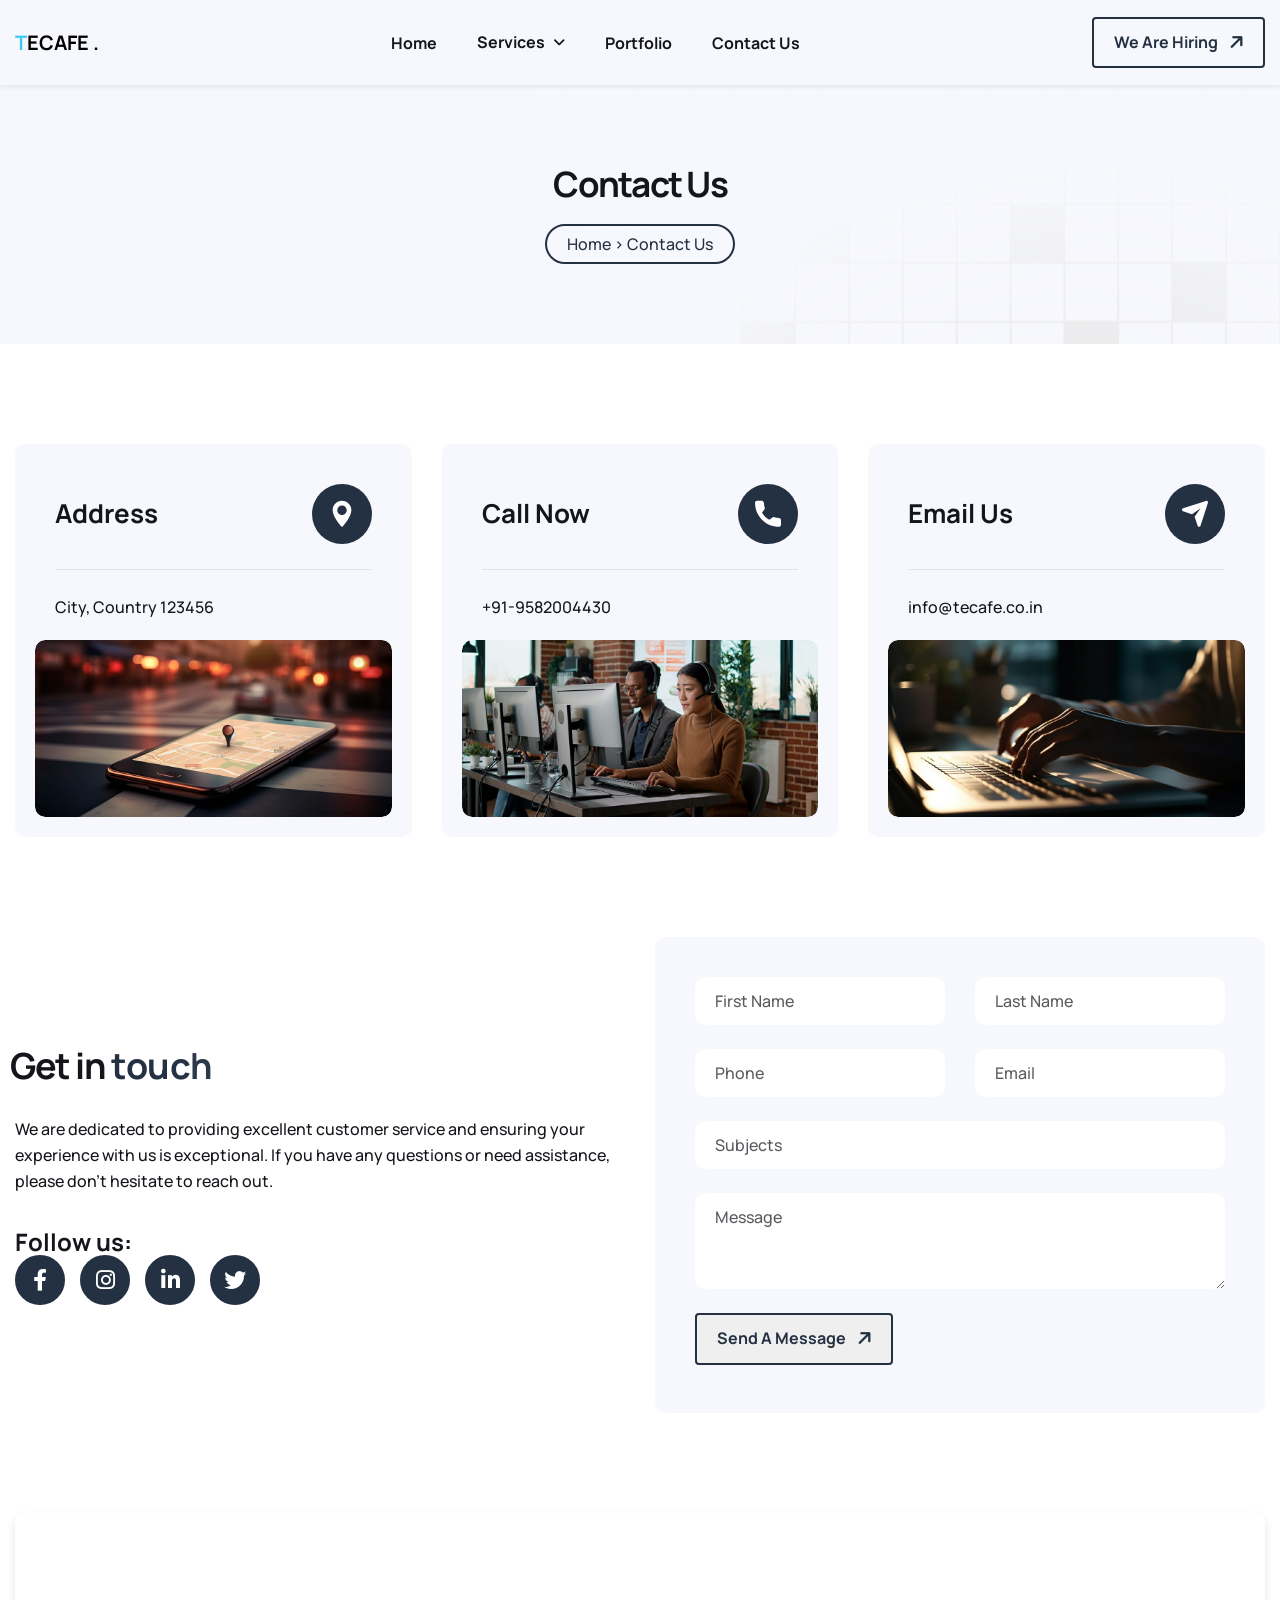
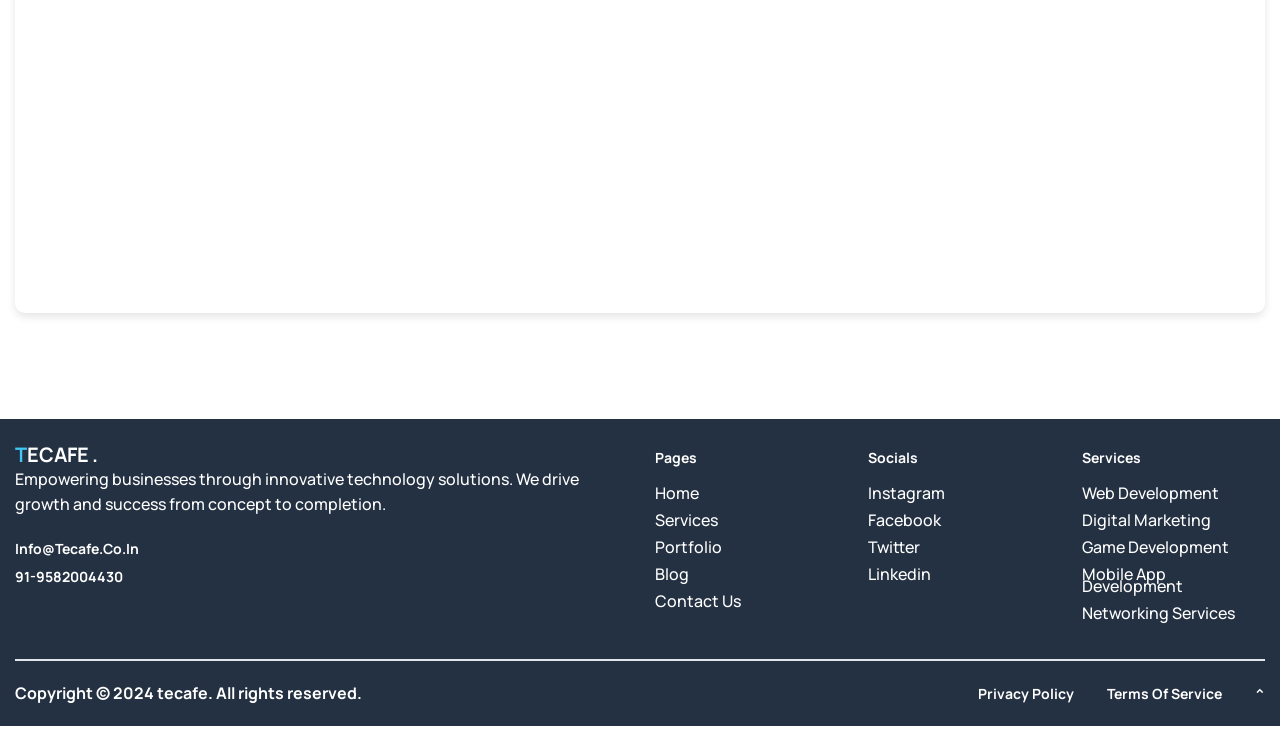
<file: contact-us/index.html>
<!DOCTYPE html>
<html lang="zxx">

<!-- Mirrored from demo.awaikenthemes.com/html-preview/weebix/ by HTTrack Website Copier/3.x [XR&CO'2014], Fri, 07 Jun 2024 18:28:14 GMT -->
<head>
	<!-- Meta -->
	<meta charset="utf-8">
	<meta http-equiv="X-UA-Compatible" content="IE=edge">
	<meta name="viewport" content="width=device-width, initial-scale=1.0">
	<meta name="description" content="">
	<meta name="keywords" content="">
	<meta name="author" content="Awaiken">
	<!-- Page Title -->
	<title>Tecafe - IT Service And Technology</title>
	<!-- Favicon Icon -->
    <link rel="shortcut icon" type="image/x-icon" href="">
	<!-- Google Fonts Css-->
	<link rel="preconnect" href="https://fonts.googleapis.com/">
	<link rel="preconnect" href="https://fonts.gstatic.com/" crossorigin>
	<link href="https://fonts.googleapis.com/css2?family=Manrope:wght@400;500;700&amp;display=swap" rel="stylesheet">
	<!-- Bootstrap Css -->
	<link href="../css/bootstrap.min.css" rel="stylesheet" media="screen">
	<!-- SlickNav Css -->
	<link href="../css/slicknav.min.css" rel="stylesheet">
	<!-- Swiper Css -->
	<link rel="stylesheet" href="../css/swiper-bundle.min.css">
	<!-- Font Awesome Icon Css-->
	<link href="../css/all.css" rel="stylesheet" media="screen">
	<!-- Animated Css -->
	<link href="../css/animate.css" rel="stylesheet">
	<!-- Magnific Popup Core Css File -->
	<link rel="stylesheet" href="../css/magnific-popup.css">
	<!-- Main Custom Css -->
	<link href="../css/custom.css" rel="stylesheet" media="screen">
</head>


<body class="tt-magic-cursor">

    <!-- Preloader Start -->
	<!-- <div class="preloader">
		<div class="loading-container">
			<div class="loading"></div>
			<div id="loading-icon">Tecafe</div>
		</div>
	</div> -->
	<!-- Preloader End -->

	<!-- Magic Cursor Start -->
	<div id="magic-cursor">
		<div id="ball"></div>
	</div>
	<!-- Magic Cursor End -->


    <!-- Header Start -->
	<header class="main-header">
		<div class="header-sticky">
			<nav class="navbar navbar-expand-lg">
				<div class="container">
					<!-- Logo Start -->
					<a class="navbar-brand" href="../">
						<!-- <img src="images/logo.svg" alt="Logo"> --><b> <span style="color: #3fc8f4;font-size:20px;font-weight:800px">T</span><span style="font-size:20px;font-weight:700px">E</span><span style="font-size:20px; font-weight:700px">C</span><span style="font-size:20px; font-weight:700px">A</span><span style="font-size:20px;font-weight:700px ">F</span><span style="font-size:20px;font-weight:700px ">E</span>         <span style="font-size:20px;font-weight:700px ">.</span> <!-- Vivid Magenta --></b>
					</a>
					<!-- Logo End -->

					<!-- Main Menu Start -->
					<div class="collapse navbar-collapse main-menu">
                        <div class="nav-menu-wrapper">
                            <ul class="navbar-nav mr-auto" id="menu">
                                <li class="nav-item "><a class="nav-link" href="../">Home</a>
                                   
                                </li>                                
                                <!-- <li class="nav-item"><a class="nav-link" href="about.html">about us</a></li> -->
                                <li class="nav-item submenu"><a class="nav-link" href="../service">Services</a>
                                    <ul>
                                        <li class="nav-item sab-menu"><a class="nav-link" href="/services/web-devlopment">Web Development</a></li>
                                        <li class="nav-item  sab-menu"><a class="nav-link" href="/services/design-and-ux-services">Design and UX </a></li>
                                        <li class="nav-item  sab-menu" ><a class="nav-link" href="/services/ECommerce-Business-Development">ECommerce Business </a></li>
                                        <li class="nav-item  sab-menu"><a class="nav-link" href="/services/Mobile-App-Development-Services">Mobile App Development </a></li>
                                        <li class="nav-item  sab-menu"><a class="nav-link" href="/services/Branding-And-Identity-Services">Branding And Identity </a></li>
                                      
                                          
                                        <li class="nav-item  sab-menu"><a class="nav-link" href="/services/AEM-Technology-Solutions">AEM Technology Solutions</a></li>
                                        <li class="nav-item  sab-menu"><a class="nav-link" href="/services/Big Data Analytics-And-Machine-Learning-Services ">Big Data Analytics And Machine Learning  </a></li>
                                    </ul>
                                </li>
                                <li class="nav-item"><a class="nav-link" href="../portfolio">Portfolio</a></li>
                                <!-- <li class="nav-item"><a class="nav-link" href="../blog">blog</a></li> -->
                                <li class="nav-item "><a class="nav-link" href="../contact-us">Contact Us</a></li>  
                                <!-- <li class="nav-item submenu"><a class="nav-link" href="#">pages</a>
                                    <ul>                                        
                                        <li class="nav-item"><a class="nav-link" href="service-single.html">service details</a></li>
                                        <li class="nav-item"><a class="nav-link" href="portfolio-single.html">portfolio details </a></li>
                                        <li class="nav-item"><a class="nav-link" href="blog-single.html">blog details</a></li>
                                        <li class="nav-item"><a class="nav-link" href="faqs.html">FAQ</a></li>
                                        <li class="nav-item"><a class="nav-link" href="404.html">404</a></li>
                                    </ul>
                                </li> -->
                                <!-- <li class="nav-item "><a class="nav-link" href="contact-us.html">We are Hiring</a></li> 
                                <li class="nav-item "><a class="nav-link" href="contact-us.html">Contact Us</a></li>                               -->
                            </ul>
                        </div>
                        <!-- Let’s Start Button Start -->
                        <div class=" d-inline-flex">
                            <!-- <a href="contact-us.html" class="btn-default">We are Hiring</a> -->
                            <a href="../contact-us" class="btn-default">We are Hiring</a>
                        </div>
                        <!-- Let’s Start Button End -->
					</div>
					<!-- Main Menu End -->

					<div class="navbar-toggle"></div>
				</div>
			</nav>
			<div class="responsive-menu"></div>
		</div>
	</header>
	<!-- Header End -->

 <!-- Page Header Start -->
 <div class="page-header">
    <div class="container">
        <div class="row">
            <div class="col-lg-12">
                <!-- Page Header Box Start -->
                <div class="page-header-box">
                    <h1 class="text-anime-style-3">Contact Us</h1>
                    <nav class="wow fadeInUp" data-wow-delay="0.25s">
                        <ol class="breadcrumb">
                            <li class="breadcrumb-item"><a href="#">Home > Contact Us</a></li>
                            <!-- <li class="breadcrumb-item active" aria-current="page">services</li> -->
                        </ol>
                    </nav>
                </div>
                <!-- Page Header Box End -->
            </div>
        </div>
    </div>
</div>
<!-- Page Header End -->

	<!-- Contact Information Section Start -->
	<div class="contact-information">
		<div class="container">
			<div class="row">
				<div class="col-md-4">
					<!-- Contact Item Start -->
                    <div class="contact-item wow fadeInUp" data-wow-delay="0.25s">
                        <div class="contact-content">
                            <div class="contact-content-title">
                                <h2>address</h2>
                                <a href="#"><img src="../images/icon-location.svg" alt=""></a>
                            </div>
                            <p>City, Country 123456</p>                            
                        </div>
						<div class="contact-image">
							<figure class="image-anime">
								<img src="../images/contact-info-1.jpg" alt="">
							</figure>
						</div>
                    </div>
                    <!-- Contact Item End -->
				</div>

				<div class="col-md-4">
					<!-- Contact Item Start -->
                    <div class="contact-item wow fadeInUp" data-wow-delay="0.5s">
                        <div class="contact-content">
                            <div class="contact-content-title">
                                <h2>call now</h2>
                                <a href="#"><img src="../images/icon-phone.svg" alt=""></a>
                            </div>
                            <p>+91-9582004430</p>                           
							<!-- <p>(+0) 123 456 789</p> -->
                        </div>
						<div class="contact-image">
							<figure class="image-anime">
								<img src="../images/contact-info-2.jpg" alt="">
							</figure>
						</div>
                    </div>
                    <!-- Contact Item End -->
				</div>

				<div class="col-md-4">
					<!-- Contact Item Start -->
                    <div class="contact-item wow fadeInUp" data-wow-delay="0.75s">
                        <div class="contact-content">
                            <div class="contact-content-title">
                                <h2>email us</h2>
                                <a href="#"><img src="../images/icon-mail.svg" alt=""></a>
                            </div>
                            <p>info@tecafe.co.in</p>
							<!-- <p>info@domainname.com</p>                             -->
                        </div>
						<div class="contact-image">
							<figure class="image-anime">
								<img src="../images/contact-info-3.jpg" alt="">
							</figure>
						</div>
                    </div>
                    <!-- Contact Item End -->
				</div>
			</div>
		</div>
	</div>
	<!-- Contact Information Section End -->

	<!-- Contact Us Section Start -->
    <div class="contact-us">
        <div class="container">
            <div class="row align-items-center">
                <div class="col-lg-6">
					<!-- Contact Details Section Start -->
                    <div class="contact-details">
                        <!-- Section Title Start -->
                        <div class="section-title">
                            <!-- <h4 class="wow fadeInUp">contact us</h4> -->
                            <h2 class="text-anime-style-3">Get in <span style="">touch</span></h2>
                        </div>
                        <!-- Section Title End -->

						<!-- Contact Details Body Start -->
						<div class="contact-detail-body">
                            <p class="wow fadeInUp" data-wow-delay="0.25s">We are dedicated to providing excellent customer service and ensuring your experience with us is exceptional. If you have any questions or need assistance, please don't hesitate to reach out.</p>
                            <h4 class="wow fadeInUp" data-wow-delay="0.5s"><span style="">Follow</span> us:</h4>
                            <ul class="wow fadeInUp" data-wow-delay="0.75s">
                                <li><a href="#"><i class="fa-brands fa-facebook-f"></i></a></li>
                                <li><a href="#"><i class="fa-brands fa-instagram"></i></a></li>
                                <li><a href="#"><i class="fa-brands fa-linkedin-in"></i></a></li>
                                <li><a href="#"><i class="fa-brands fa-twitter"></i></a></li>
                            </ul>
                        </div>
                        
						<!-- Contact Details Body End -->
                    </div>
					<!-- Contact Details Section End -->
                </div>

                <div class="col-lg-6">
                    <div class="contact-form-box wow fadeInUp" data-wow-delay="0.5s">
						<!-- Contact Form Start -->
						<div class="contact-form">
							<form id="contactForm" action="#" method="POST" data-toggle="validator">
								<div class="row">
									<div class="form-group col-md-6 mb-4">
										<input type="text" name="fname" class="form-control" id="fname" placeholder="first name" required >
										<div class="help-block with-errors"></div>
									</div>

									<div class="form-group col-md-6 mb-4">
										<input type="text" name="lname" class="form-control" id="lname" placeholder="last name" required >
										<div class="help-block with-errors"></div>
									</div>

									<div class="form-group col-md-6 mb-4">
										<input type="text" name="phone" class="form-control" id="phone" placeholder="Phone" required >
										<div class="help-block with-errors"></div>
									</div>

                                    <div class="form-group col-md-6 mb-4">
										<input type="email" name ="email" class="form-control" id="email" placeholder="email" required >
										<div class="help-block with-errors"></div>
									</div>

									<div class="form-group col-md-12 mb-4">
										<input type="text" name="subject" class="form-control" id="subject" placeholder="subjects" required >
										<div class="help-block with-errors"></div>
									</div>

									<div class="form-group col-md-12 mb-4">
										<textarea name="msg" class="form-control" id="msg" rows="3" placeholder="message" required></textarea>
										<div class="help-block with-errors"></div>
									</div>

									<div class="col-md-12">
										<button type="submit" class="btn-default">send a message</button>
										<div id="msgSubmit" class="h3 text-left hidden"></div>
									</div>
								</div>
							</form>
						</div>
						<!-- Contact Form End -->
					</div>
                </div>
            </div>
        </div>
    </div>
	<!-- Contact Us Section End -->
	
	<!-- Google Map Section Start -->
	<div class="google-map wow fadeInUp" data-wow-delay="0.25s">
		<div class="container">
			<div class="row">
				<div class="col-md-12">
					<iframe src="https://www.google.com/maps/embed?pb=!1m16!1m12!1m3!1d56481.31329163797!2d-82.30112043759952!3d27.776444959332093!2m3!1f0!2f0!3f0!3m2!1i1024!2i768!4f13.1!2m1!1sUnited%20States%20solar!5e0!3m2!1sen!2sin!4v1706008331370!5m2!1sen!2sin" width="600" height="450" style="border:0;" allowfullscreen="" loading="lazy" referrerpolicy="no-referrer-when-downgrade"></iframe>
				</div>
			</div>
		</div>
	</div>
	<!-- Google Map Section End -->
 <!-- Footer Start -->
 <footer class="main-footer">
    <div class="container">
        <div class="row">
            <div class="col-md-12">
                <!-- Mega Footer Start -->
                <div class="mega-footer mega-footer-bg ">
                    <div class="row">
                        <div class="col-lg-6 col-md-12">
                            <!-- Footer About Start -->
                            <div class="footer-about">
                                <figure>
                                    <!-- <img src="images/logo.svg" alt="Logo"> --><b> <span style="color: #3fc8f4;font-size:20px;font-weight:700px">T</span><span style="font-size:20px;font-weight:700px">E</span><span style="font-size:20px; font-weight:700px">C</span><span style="font-size:20px; font-weight:700px">A</span><span style="font-size:20px;font-weight:700px ">F</span><span style="font-size:20px;font-weight:700px ">E</span>         <span style="font-size:20px;font-weight:700px ">.</span> <!-- Vivid Magenta --></b>
                                </figure>
                                <p class="text-color">Empowering businesses through innovative technology solutions. We drive growth and success from concept to completion.</p>
                                <ul>
                                    <li><a href="#">info@tecafe.co.in</a></li>
                                    <li><a href="#">91-9582004430</a></li>
                                </ul>
                            </div>
                            <!-- Footer About End -->
                        </div>

                        <div class="col-lg-2 col-md-4">
                            <!-- Footer Links Start -->
                            <div class="footer-links">
                                <h2>pages</h2>
                                <ul>
                                    <li><a href="/">Home</a></li>
                                    <li><a href="./service/">Services</a></li>
                                    <li><a href="./Portfolio">Portfolio</a></li>
                                    <li><a href="./Blog">Blog</a></li>
                                    <li><a href="contact-us/">Contact Us</a></li>
                                </ul>
                            </div>
                            <!-- Footer Links End -->
                        </div>

                        <div class="col-lg-2 col-md-4">
                            <!-- Footer Links Start -->
                            <div class="footer-links">
                                <h2>Socials</h2>
                                <ul>
                                    <li><a href="#">instagram</a></li>
                                    <li><a href="#">facebook</a></li>
                                    <li><a href="#">twitter</a></li>
                                    <li><a href="#">linkedin</a></li>
                                </ul>
                            </div>
                            <!-- Footer Links End -->
                        </div>

                        <div class="col-lg-2 col-md-4">
                            <!-- Footer Links Start -->
                            <div class="footer-links">
                                <h2>services</h2>
                                <ul>
                                    <li><a href="#">web development</a></li>
                                    <li><a href="#">digital marketing</a></li>
                                    <li><a href="#">game development</a></li>
                                    <li><a href="#">mobile app development</a></li>
                                    <li><a href="#">networking services</a></li>
                                </ul>
                            </div>
                            <!-- Footer Links End -->
                        </div>
                    </div>
                </div>
                <!-- Mega Footer End -->

                <!-- Copyright Footer Start -->
                <div class="footer-copyright">
                    <div class="row align-items-center">
                        <div class="col-lg-6">
                            <!-- Footer Copyright Content Start -->
                            <div class="footer-copyright-text">
                                <p><b>Copyright © 2024 tecafe. All rights reserved.</b></p>
                            </div>
                            <!-- Footer Copyright Content End -->
                        </div>
                        <div class="col-lg-6">
                            <!-- Footer Policy Links Start -->
                            <div class="footer-policy-links">
                                <ul>
                                    <li><a href="#">privacy policy</a></li>
                                    <li><a href="#">terms of service</a></li>
                                    <li class="highlighted"><a href="#top">^</a></li>
                                </ul>
                            </div>
                            <!-- Footer Policy Links End -->
                        </div>
                    </div>						
                </div>
                <!-- Copyright Footer End -->
            </div>
        </div>
    </div>
</footer>
<!-- Footer End -->
    <!-- Jquery Library File -->
    <script src="../js/jquery-3.7.1.min.js"></script>
    <!-- Bootstrap js file -->
    <script src="../js/bootstrap.min.js"></script>
    <!-- Validator js file -->
    <script src="../js/validator.min.js"></script>
    <!-- SlickNav js file -->
    <script src="../js/jquery.slicknav.js"></script>
    <!-- Swiper js file -->
    <script src="../js/swiper-bundle.min.js"></script>
    <!-- Counter js file -->
    <script src="../js/jquery.waypoints.min.js"></script>
    <script src="../js/jquery.counterup.min.js"></script>
    <!-- Isotop js file -->
	<script src="../js/isotope.min.js"></script>
    <!-- Magnific js file -->
    <script src="../js/jquery.magnific-popup.min.js"></script>
    <!-- SmoothScroll -->
    <script src="../js/SmoothScroll.js"></script>
    <!-- MagicCursor js file -->
    <script src="../js/gsap.min.js"></script>
    <script src="../js/magiccursor.js"></script>
    <!-- Text Effect js file -->
	<script src="../js/SplitText.js"></script>
    <script src="../js/ScrollTrigger.min.js"></script>
    <!-- Wow js file -->
    <script src="../js/wow.js"></script>
    <!-- Main Custom js file -->
    <script src="../js/function.js"></script>
</body>

<!-- Mirrored from demo.awaikenthemes.com/html-preview/weebix/ by HTTrack Website Copier/3.x [XR&CO'2014], Fri, 07 Jun 2024 18:28:28 GMT -->
</html>
</file>
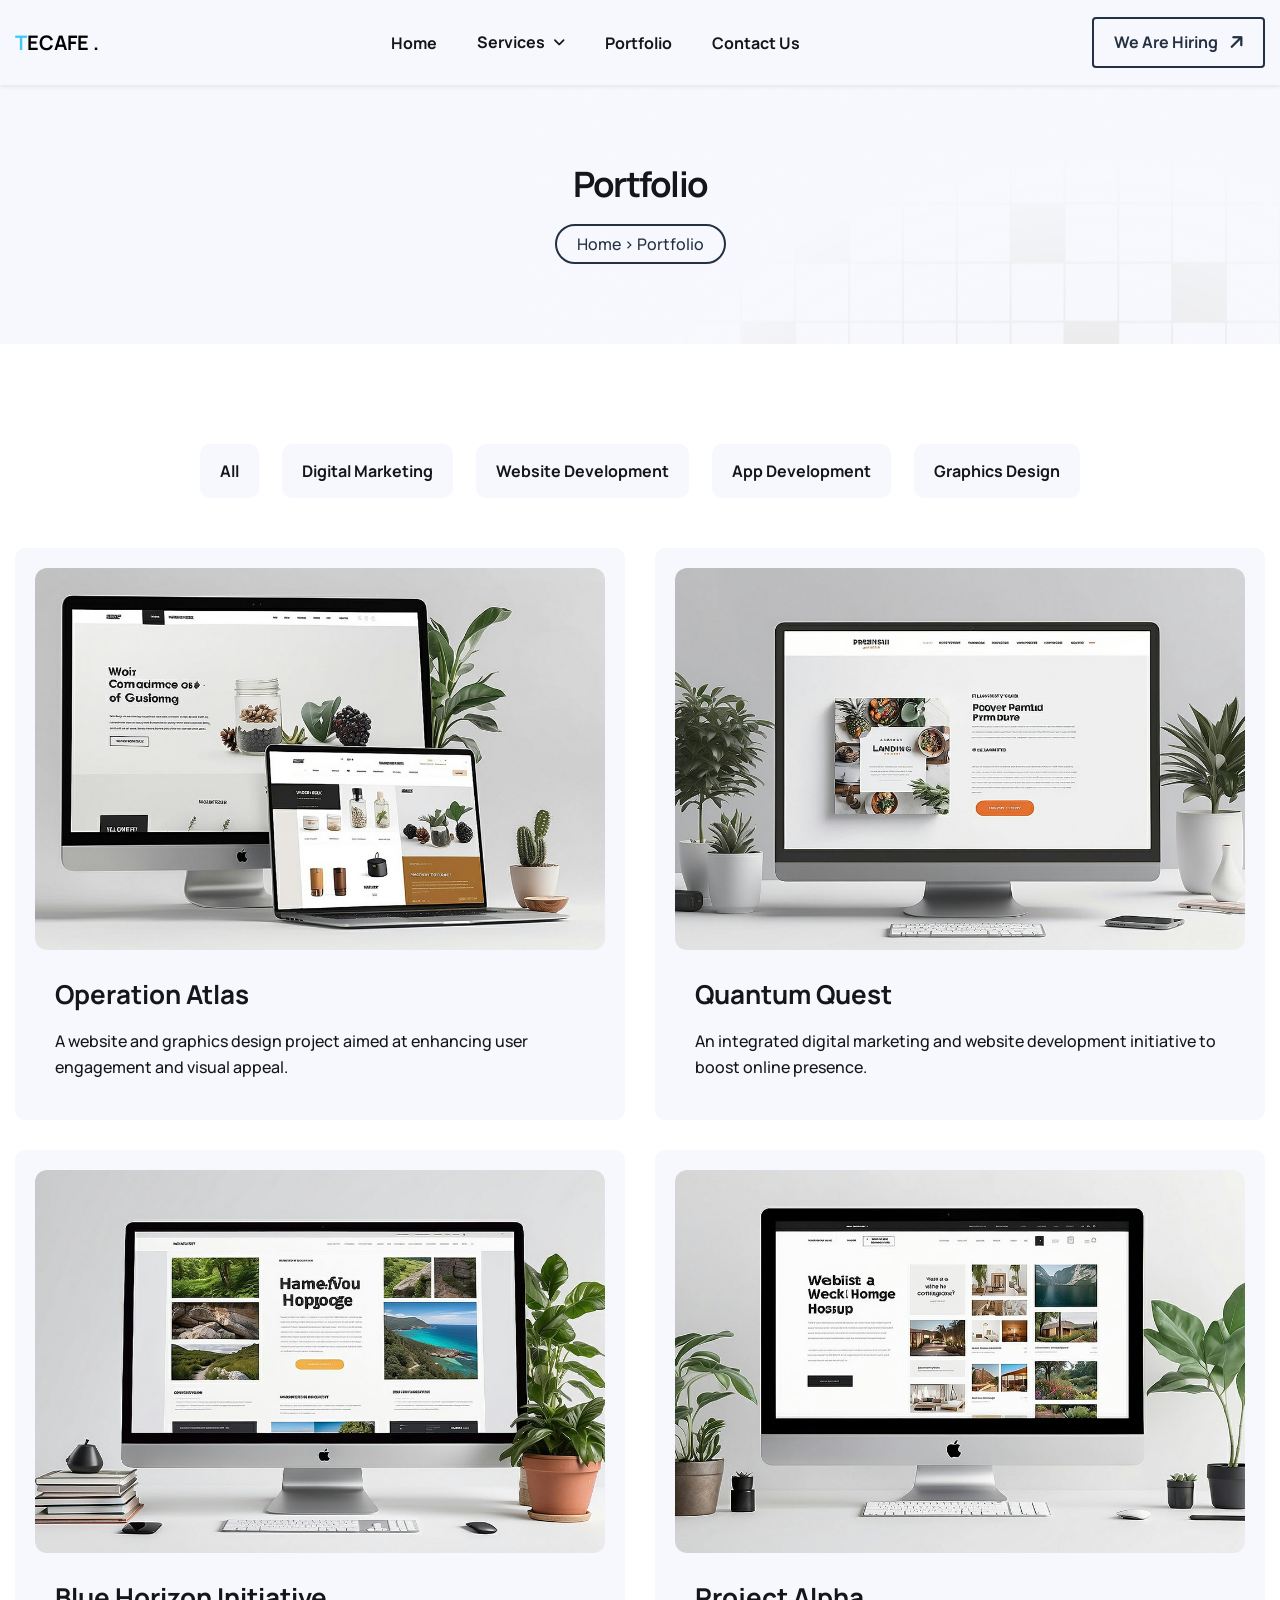
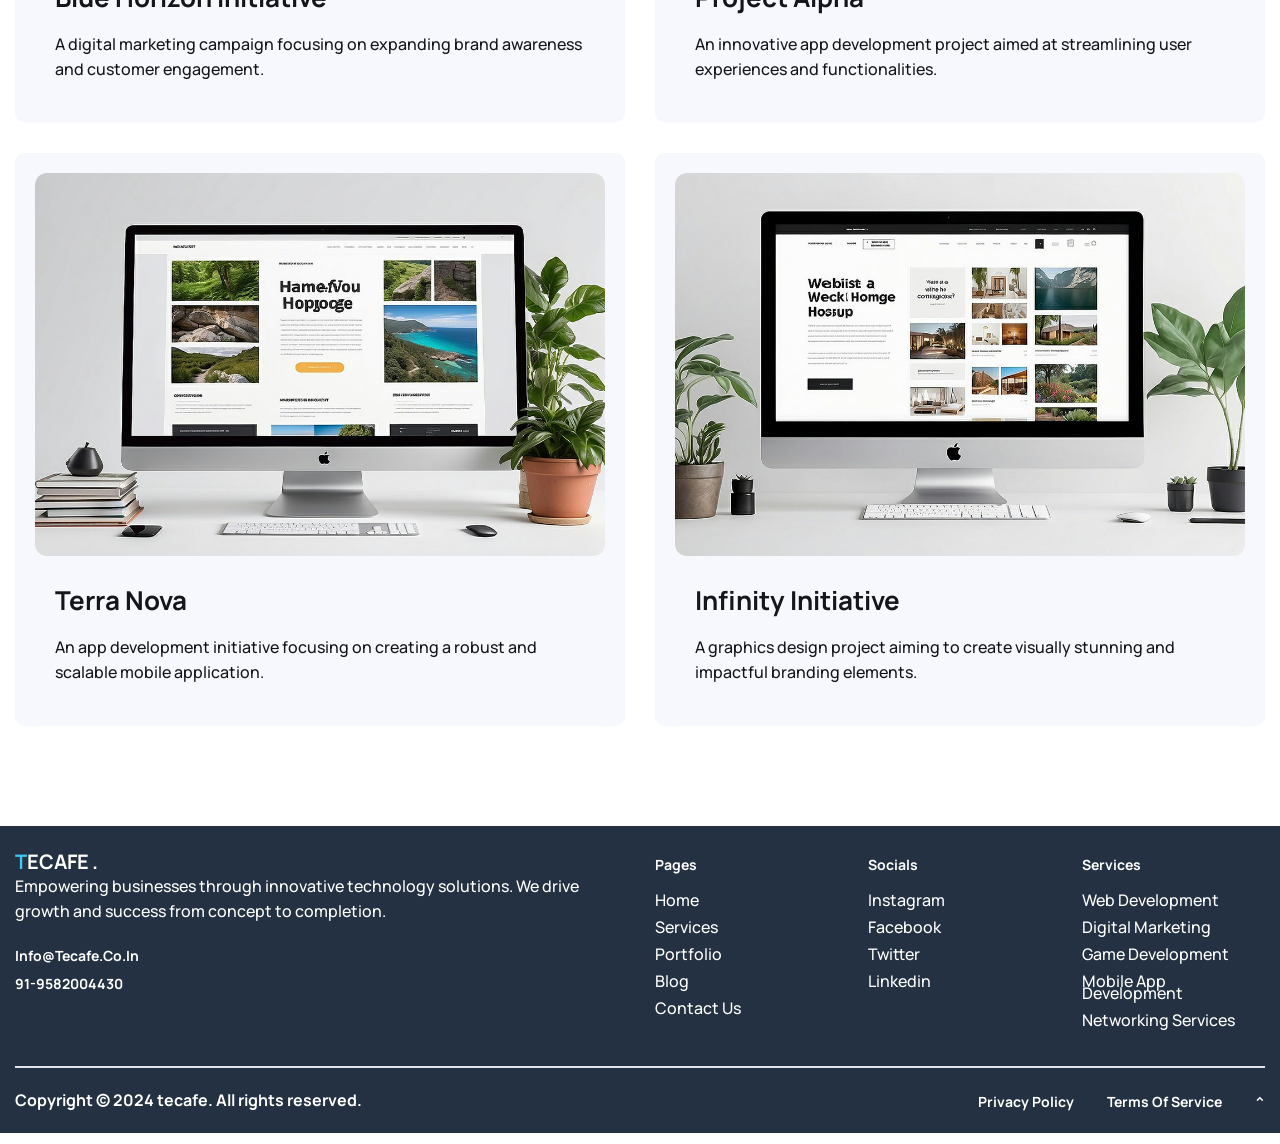
<file: portfolio/index.html>
<!DOCTYPE html>
<html lang="zxx">

<!-- Mirrored from demo.awaikenthemes.com/html-preview/weebix/portfolio.html by HTTrack Website Copier/3.x [XR&CO'2014], Fri, 07 Jun 2024 18:28:34 GMT -->
<head>
	<!-- Meta -->
	<meta charset="utf-8">
	<meta http-equiv="X-UA-Compatible" content="IE=edge">
	<meta name="viewport" content="width=device-width, initial-scale=1.0">
	<meta name="description" content="">
	<meta name="keywords" content="">
	<meta name="author" content="Awaiken">
	<!-- Page Title -->
	<title>Tcafe - IT Service And Technology HTML Template</title>
	<!-- Favicon Icon -->
	<link rel="shortcut icon" type="image/x-icon" href="">
	<!-- Google Fonts Css-->
	<link rel="preconnect" href="https://fonts.googleapis.com/">
	<link rel="preconnect" href="https://fonts.gstatic.com/" crossorigin>
	<link href="https://fonts.googleapis.com/css2?family=Manrope:wght@400;500;700&amp;display=swap" rel="stylesheet">
	<!-- Bootstrap Css -->
	<link href="../css/bootstrap.min.css" rel="stylesheet" media="screen">
	<!-- SlickNav Css -->
	<link href="../css/slicknav.min.css" rel="stylesheet">
	<!-- Swiper Css -->
	<link rel="stylesheet" href="../css/swiper-bundle.min.css">
	<!-- Font Awesome Icon Css-->
	<link href="../css/all.css" rel="stylesheet" media="screen">
	<!-- Animated Css -->
	<link href="../css/animate.css" rel="stylesheet">
	<!-- Magnific Popup Core Css File -->
	<link rel="stylesheet" href="../css/magnific-popup.css">
	<!-- Main Custom Css -->
	<link href="../css/custom.css" rel="stylesheet" media="screen">
</head>
<body class="tt-magic-cursor">

    <!-- Preloader Start -->
	<!-- <div class="preloader">
		<div class="loading-container">
			<div class="loading"></div>
			<div id="loading-icon">Tcafe</div>
		</div>
	</div> -->
	<!-- Preloader End -->

	<!-- Magic Cursor Start -->
	<div id="magic-cursor">
		<div id="ball"></div>
	</div>
	<!-- Magic Cursor End -->


    <!-- Header Start -->
	<header class="main-header">
		<div class="header-sticky">
			<nav class="navbar navbar-expand-lg">
				<div class="container">
					<!-- Logo Start -->
					<a class="navbar-brand" href="../">
						<!-- <img src="images/logo.svg" alt="Logo"> --><b> <span style="color: #3fc8f4;font-size:20px;font-weight:800px">T</span><span style="font-size:20px;font-weight:700px">E</span><span style="font-size:20px; font-weight:700px">C</span><span style="font-size:20px; font-weight:700px">A</span><span style="font-size:20px;font-weight:700px ">F</span><span style="font-size:20px;font-weight:700px ">E</span>         <span style="font-size:20px;font-weight:700px ">.</span> <!-- Vivid Magenta --></b>
					</a>
					<!-- Logo End -->

					<!-- Main Menu Start -->
					<div class="collapse navbar-collapse main-menu">
                        <div class="nav-menu-wrapper">
                            <ul class="navbar-nav mr-auto" id="menu">
                                <li class="nav-item "><a class="nav-link" href="../">Home</a>
                                   
                                </li>                                
                                <!-- <li class="nav-item"><a class="nav-link" href="about.html">about us</a></li> -->
                                

								<li class="nav-item submenu"><a class="nav-link" href="../service">Services</a>
                                    <ul>
                                        <li class="nav-item sab-menu"><a class="nav-link" href="/services/web-devlopment">Web Development</a></li>
                                        <li class="nav-item  sab-menu"><a class="nav-link" href="/services/design-and-ux-services">Design and UX </a></li>
                                        <li class="nav-item  sab-menu" ><a class="nav-link" href="/services/ECommerce-Business-Development">ECommerce Business </a></li>
                                        <li class="nav-item  sab-menu"><a class="nav-link" href="/services/Mobile-App-Development-Services">Mobile App Development </a></li>
                                        <li class="nav-item  sab-menu"><a class="nav-link" href="/services/Branding-And-Identity-Services">Branding And Identity </a></li>
                                      
                                          
                                        <li class="nav-item  sab-menu"><a class="nav-link" href="/services/AEM-Technology-Solutions">AEM Technology Solutions</a></li>
                                        <li class="nav-item  sab-menu"><a class="nav-link" href="/services/Big Data Analytics-And-Machine-Learning-Services ">Big Data Analytics And Machine Learning  </a></li>
                                    </ul>
                                </li>
                                <li class="nav-item"><a class="nav-link" href="../portfolio">Portfolio</a></li>
                                <!-- <li class="nav-item"><a class="nav-link" href="../blog">blog</a></li> -->
                                <li class="nav-item "><a class="nav-link" href="../contact-us">Contact Us</a></li>  
                                <!-- <li class="nav-item submenu"><a class="nav-link" href="#">pages</a>
                                    <ul>                                        
                                        <li class="nav-item"><a class="nav-link" href="service-single.html">service details</a></li>
                                        <li class="nav-item"><a class="nav-link" href="portfolio-single.html">portfolio details </a></li>
                                        <li class="nav-item"><a class="nav-link" href="blog-single.html">blog details</a></li>
                                        <li class="nav-item"><a class="nav-link" href="faqs.html">FAQ</a></li>
                                        <li class="nav-item"><a class="nav-link" href="404.html">404</a></li>
                                    </ul>
                                </li> -->
                                <!-- <li class="nav-item "><a class="nav-link" href="contact-us.html">We are Hiring</a></li> 
                                <li class="nav-item "><a class="nav-link" href="contact-us.html">Contact Us</a></li>                               -->
                            </ul>
                        </div>
                        <!-- Let’s Start Button Start -->
                        <div class=" d-inline-flex">
                            <!-- <a href="contact-us.html" class="btn-default">We are Hiring</a> -->
                            <a href="../contact-us" class="btn-default">We are Hiring</a>
                        </div>
                        <!-- Let’s Start Button End -->
					</div>
					<!-- Main Menu End -->

					<div class="navbar-toggle"></div>
				</div>
			</nav>
			<div class="responsive-menu"></div>
		</div>
	</header>
	<!-- Header End -->

    <!-- Page Header Start -->
	<div class="page-header">
		<div class="container">
			<div class="row">
				<div class="col-lg-12">
					<!-- Page Header Box Start -->
					<div class="page-header-box">
						<h1 class="text-anime-style-3">Portfolio</h1>
						<nav class="wow fadeInUp" data-wow-delay="0.25s">
							<ol class="breadcrumb">
								<li class="breadcrumb-item"><a href="#">Home > Portfolio</a></li>
								<!-- <li class="breadcrumb-item active" aria-current="page">portfolio</li> -->
							</ol>
						</nav>
					</div>
					<!-- Page Header Box End -->
				</div>
			</div>
		</div>
	</div>
	<!-- Page Header End -->
<!-- Projects Page Start -->
<div class="our-projects">
    <div class="container">
        <div class="row">
            <div class="col-lg-12 col-md-12">
                <!-- Sidebar Our Projects Nav start -->
                <div class="our-projects-nav wow fadeInUp" data-wow-delay="0.25s">
                    <ul>
                        <li><a href="#" class="active-btn" data-filter="*">all</a></li>
                        <li><a href="#" data-filter=".digital">Digital Marketing</a></li>
                        <li><a href="#" data-filter=".website">Website Development</a></li>
                        <li><a href="#" data-filter=".app">App Development</a></li>
                        <li><a href="#" data-filter=".graphics">Graphics Design</a></li>
                    </ul>
                </div>
                <!-- Sidebar Our Projects Nav End -->
            </div>

            <div class="col-lg-12">
                <!-- Project Item Box start -->
                <div class="row project-item-boxes">
                    <div class="col-md-6 project-item-box website graphics">
                        <!-- Works Item Start -->
                        <div class="works-item">
                            <div class="works-image">
                                <figure class="image-anime">
                                    <img src="../images/works-img-1.jpg" alt="">
                                </figure>
                            </div>
                            <div class="works-content">
                                <h2>Operation Atlas</h2>
                                <p>A website and graphics design project aimed at enhancing user engagement and visual appeal.</p>
                            </div>
                        </div>
                        <!-- Works Item End -->
                    </div>

                    <div class="col-md-6 project-item-box digital website">
                        <!-- Works Item Start -->
                        <div class="works-item">
                            <div class="works-image">
                                <figure class="image-anime">
                                    <img src="../images/works-img-2.jpg" alt="">
                                </figure>
                            </div>
                            <div class="works-content">
                                <h2>Quantum Quest</h2>
                                <p>An integrated digital marketing and website development initiative to boost online presence.</p>
                            </div>
                        </div>
                        <!-- Works Item End -->
                    </div>

                    <div class="col-md-6 project-item-box digital">
                        <!-- Works Item Start -->
                        <div class="works-item">
                            <div class="works-image">
                                <figure class="image-anime">
                                    <img src="../images/works-img-3.jpg" alt="">
                                </figure>
                            </div>
                            <div class="works-content">
                                <h2>Blue Horizon Initiative</h2>
                                <p>A digital marketing campaign focusing on expanding brand awareness and customer engagement.</p>
                            </div>
                        </div>
                        <!-- Works Item End -->
                    </div>

                    <div class="col-md-6 project-item-box app">
                        <!-- Works Item Start -->
                        <div class="works-item">
                            <div class="works-image">
                                <figure class="image-anime">
                                    <img src="../images/works-img-4.jpg" alt="">
                                </figure>
                            </div>
                            <div class="works-content">
                                <h2>Project Alpha</h2>
                                <p>An innovative app development project aimed at streamlining user experiences and functionalities.</p>
                            </div>
                        </div>
                        <!-- Works Item End -->
                    </div>

                    <div class="col-md-6 project-item-box app">
                        <!-- Works Item Start -->
                        <div class="works-item">
                            <div class="works-image">
                                <figure class="image-anime">
                                    <img src="../images/works-img-3.jpg" alt="">
                                </figure>
                            </div>
                            <div class="works-content">
                                <h2>Terra Nova</h2>
                                <p>An app development initiative focusing on creating a robust and scalable mobile application.</p>
                            </div>
                        </div>
                        <!-- Works Item End -->
                    </div>

                    <div class="col-md-6 project-item-box graphics">
                        <!-- Works Item Start -->
                        <div class="works-item">
                            <div class="works-image">
                                <figure class="image-anime">
                                    <img src="../images/works-img-4.jpg" alt="">
                                </figure>
                            </div>
                            <div class="works-content">
                                <h2>Infinity Initiative</h2>
                                <p>A graphics design project aiming to create visually stunning and impactful branding elements.</p>
                            </div>
                        </div>
                        <!-- Works Item End -->
                    </div>
                </div>
                <!-- Project Item Box End -->
            </div>
        </div>
    </div>
</div>
<!-- Projects Page End -->

<!-- Footer Start -->
<footer class="main-footer">
	<div class="container">
		<div class="row">
			<div class="col-md-12">
				<!-- Mega Footer Start -->
				<div class="mega-footer mega-footer-bg ">
					<div class="row">
						<div class="col-lg-6 col-md-12">
							<!-- Footer About Start -->
							<div class="footer-about">
								<figure>
									<!-- <img src="images/logo.svg" alt="Logo"> --><b> <span style="color: #3fc8f4;font-size:20px;font-weight:700px">T</span><span style="font-size:20px;font-weight:700px">E</span><span style="font-size:20px; font-weight:700px">C</span><span style="font-size:20px; font-weight:700px">A</span><span style="font-size:20px;font-weight:700px ">F</span><span style="font-size:20px;font-weight:700px ">E</span>         <span style="font-size:20px;font-weight:700px ">.</span> <!-- Vivid Magenta --></b>
								</figure>
								<p class="text-color">Empowering businesses through innovative technology solutions. We drive growth and success from concept to completion.</p>
								<ul>
									<li><a href="#">info@tecafe.co.in</a></li>
									<li><a href="#">91-9582004430</a></li>
								</ul>
							</div>
							<!-- Footer About End -->
						</div>

						<div class="col-lg-2 col-md-4">
							<!-- Footer Links Start -->
							<div class="footer-links">
								<h2>pages</h2>
								<ul>
									<li><a href="/">Home</a></li>
									<li><a href="./service/">Services</a></li>
									<li><a href="./Portfolio">Portfolio</a></li>
									<li><a href="./Blog">Blog</a></li>
									<li><a href="contact-us/">Contact Us</a></li>
								</ul>
							</div>
							<!-- Footer Links End -->
						</div>

						<div class="col-lg-2 col-md-4">
							<!-- Footer Links Start -->
							<div class="footer-links">
								<h2>Socials</h2>
								<ul>
									<li><a href="#">instagram</a></li>
									<li><a href="#">facebook</a></li>
									<li><a href="#">twitter</a></li>
									<li><a href="#">linkedin</a></li>
								</ul>
							</div>
							<!-- Footer Links End -->
						</div>

						<div class="col-lg-2 col-md-4">
							<!-- Footer Links Start -->
							<div class="footer-links">
								<h2>services</h2>
								<ul>
									<li><a href="#">web development</a></li>
									<li><a href="#">digital marketing</a></li>
									<li><a href="#">game development</a></li>
									<li><a href="#">mobile app development</a></li>
									<li><a href="#">networking services</a></li>
								</ul>
							</div>
							<!-- Footer Links End -->
						</div>
					</div>
				</div>
				<!-- Mega Footer End -->

				<!-- Copyright Footer Start -->
				<div class="footer-copyright">
					<div class="row align-items-center">
						<div class="col-lg-6">
							<!-- Footer Copyright Content Start -->
							<div class="footer-copyright-text">
								<p><b>Copyright © 2024 tecafe. All rights reserved.</b></p>
							</div>
							<!-- Footer Copyright Content End -->
						</div>
						<div class="col-lg-6">
							<!-- Footer Policy Links Start -->
							<div class="footer-policy-links">
								<ul>
									<li><a href="#">privacy policy</a></li>
									<li><a href="#">terms of service</a></li>
									<li class="highlighted"><a href="#top">^</a></li>
								</ul>
							</div>
							<!-- Footer Policy Links End -->
						</div>
					</div>						
				</div>
				<!-- Copyright Footer End -->
			</div>
		</div>
	</div>
</footer>
<!-- Footer End -->

    <!-- Jquery Library File -->
    <script src="../js/jquery-3.7.1.min.js"></script>
    <!-- Bootstrap js file -->
    <script src="../js/bootstrap.min.js"></script>
    <!-- Validator js file -->
    <script src="../js/validator.min.js"></script>
    <!-- SlickNav js file -->
    <script src="../js/jquery.slicknav.js"></script>
    <!-- Swiper js file -->
    <script src="../js/swiper-bundle.min.js"></script>
    <!-- Counter js file -->
    <script src="../js/jquery.waypoints.min.js"></script>
    <script src="../js/jquery.counterup.min.js"></script>
    <!-- Isotop js file -->
	<script src="../js/isotope.min.js"></script>
    <!-- Magnific js file -->
    <script src="../js/jquery.magnific-popup.min.js"></script>
    <!-- SmoothScroll -->
    <script src="../js/SmoothScroll.js"></script>
    <!-- MagicCursor js file -->
    <script src="../js/gsap.min.js"></script>
    <script src="../js/magiccursor.js"></script>
    <!-- Text Effect js file -->
	<script src="../js/SplitText.js"></script>
    <script src="../js/ScrollTrigger.min.js"></script>
    <!-- Wow js file -->
    <script src="../js/wow.js"></script>
    <!-- Main Custom js file -->
    <script src="../js/function.js"></script>
</body>

<!-- Mirrored from demo.awaikenthemes.com/html-preview/weebix/portfolio.html by HTTrack Website Copier/3.x [XR&CO'2014], Fri, 07 Jun 2024 18:28:34 GMT -->
</html>
</file>
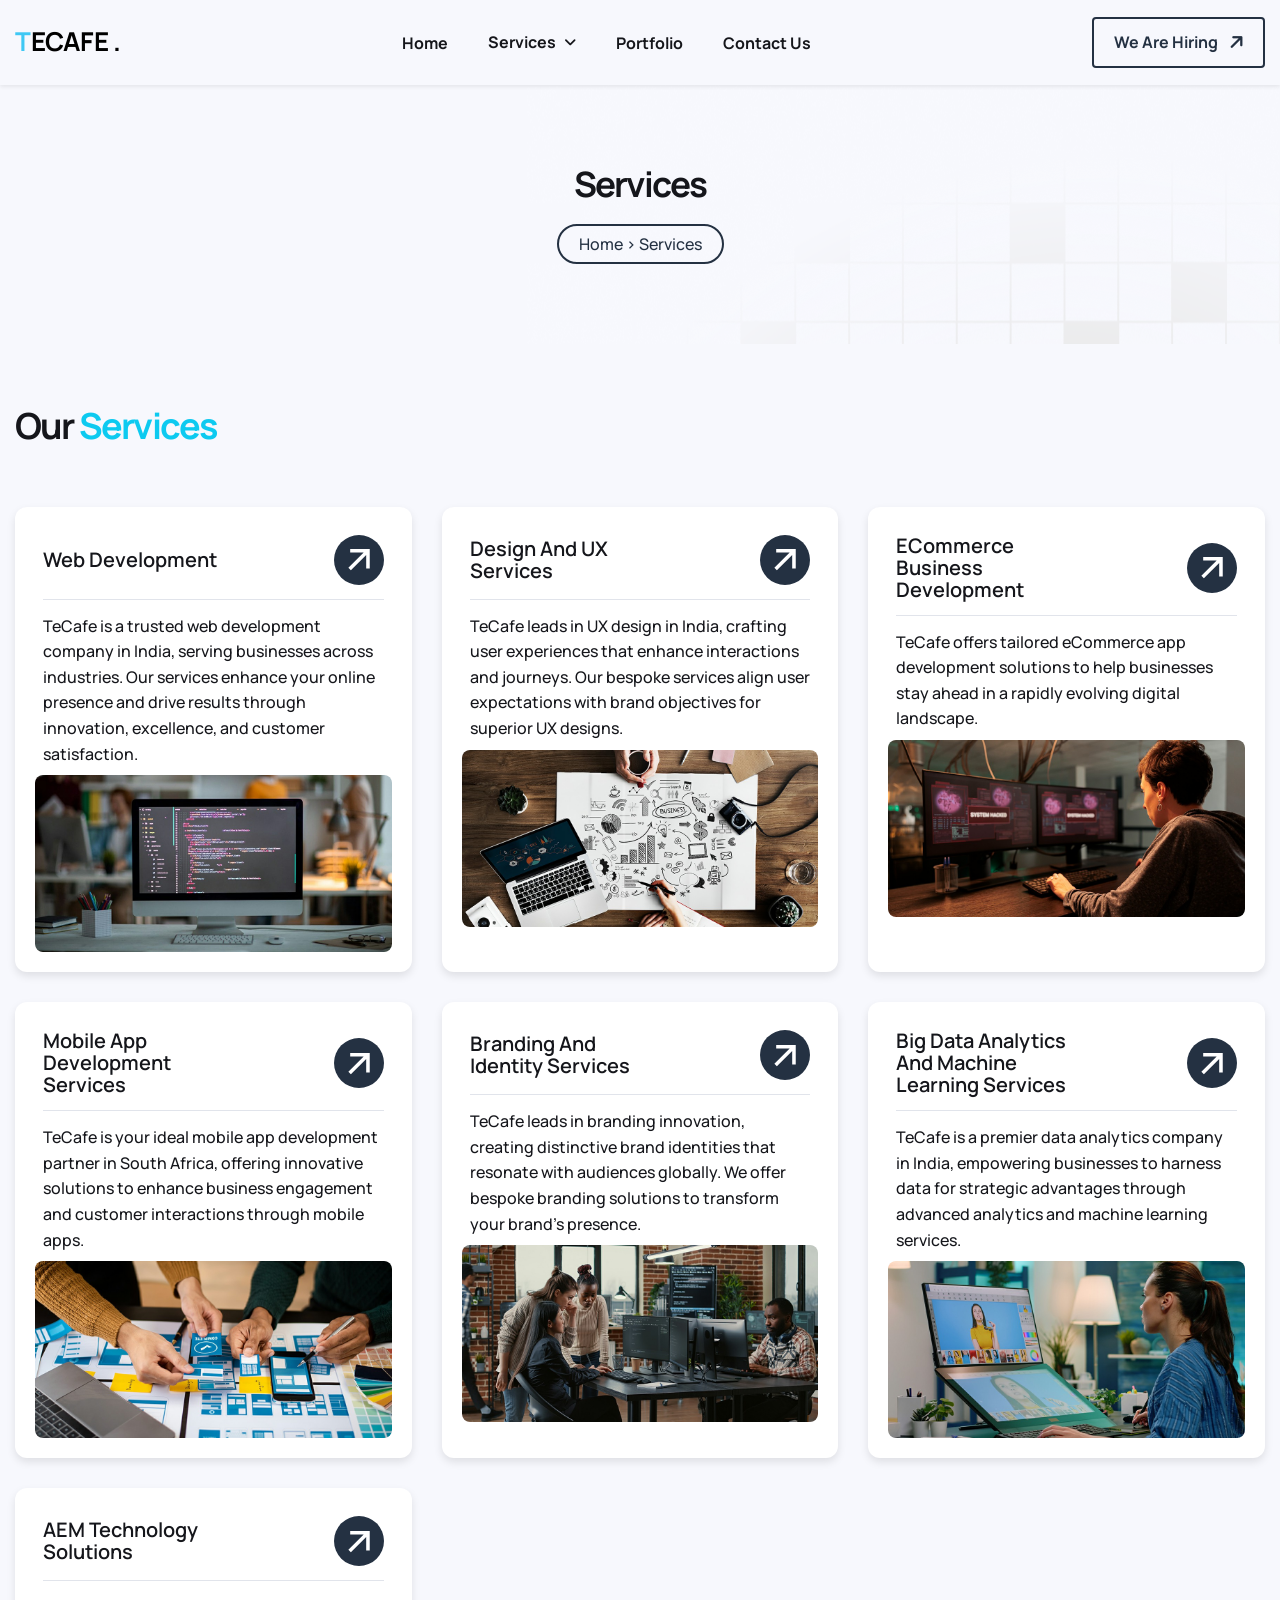
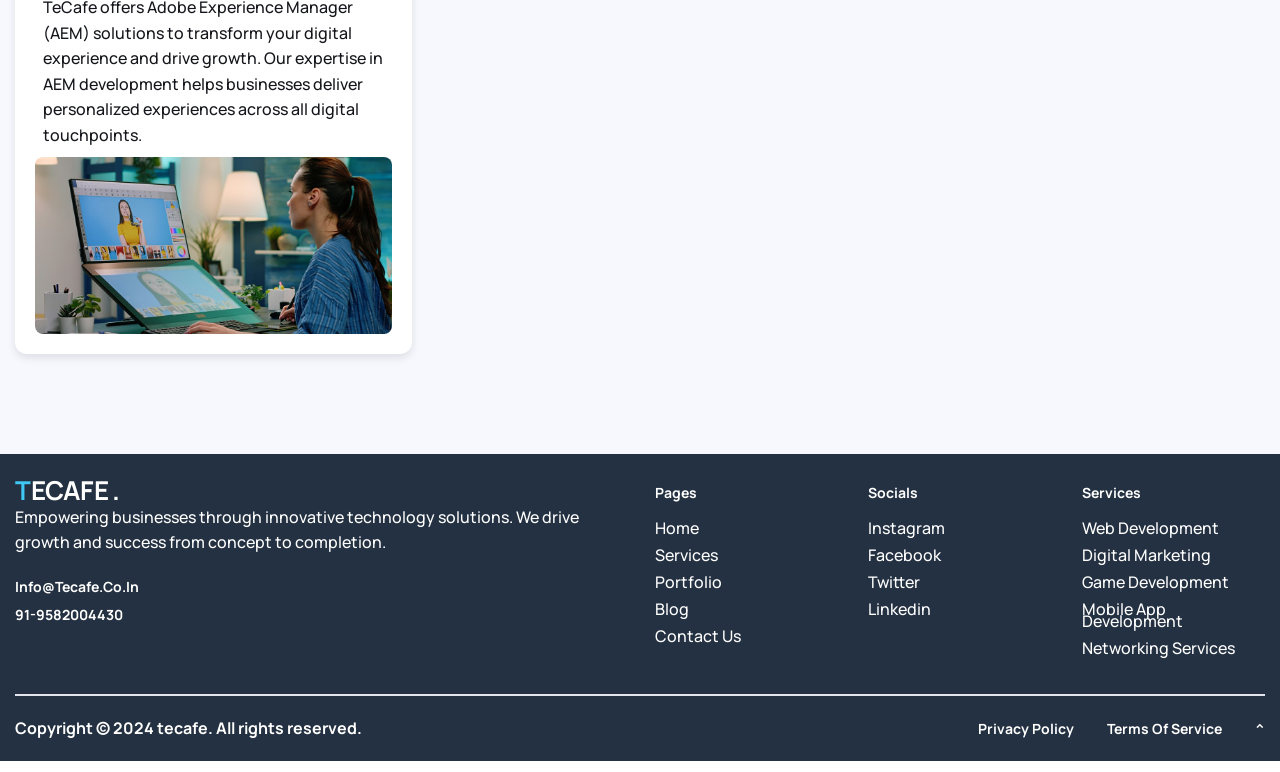
<file: service/index.html>
<!DOCTYPE html>
<html lang="zxx">

<!-- Mirrored from demo.awaikenthemes.com/html-preview/weebix/ by HTTrack Website Copier/3.x [XR&CO'2014], Fri, 07 Jun 2024 18:28:14 GMT -->
<head>
	<!-- Meta -->
	<meta charset="utf-8">
	<meta http-equiv="X-UA-Compatible" content="IE=edge">
	<meta name="viewport" content="width=device-width, initial-scale=1.0">
	<meta name="description" content="">
	<meta name="keywords" content="">
	<meta name="author" content="Awaiken">
	<!-- Page Title -->
	<title>Tecafe - IT Service And Technology</title>
	<!-- Favicon Icon -->
	<link rel="shortcut icon" type="image/x-icon" href="">
	<!-- Google Fonts Css-->
	<link rel="preconnect" href="https://fonts.googleapis.com/">
	<link rel="preconnect" href="https://fonts.gstatic.com/" crossorigin>
	<link href="https://fonts.googleapis.com/css2?family=Manrope:wght@400;500;700&amp;display=swap" rel="stylesheet">
	<!-- Bootstrap Css -->
	<link href="../css/bootstrap.min.css" rel="stylesheet" media="screen">
	<!-- SlickNav Css -->
	<link href="../css/slicknav.min.css" rel="stylesheet">
	<!-- Swiper Css -->
	<link rel="stylesheet" href="../css/swiper-bundle.min.css">
	<!-- Font Awesome Icon Css-->
	<link href="../css/all.css" rel="stylesheet" media="screen">
	<!-- Animated Css -->
	<link href="../css/animate.css" rel="stylesheet">
	<!-- Magnific Popup Core Css File -->
	<link rel="stylesheet" href="../css/magnific-popup.css">
	<!-- Main Custom Css -->
	<link href="../css/custom.css" rel="stylesheet" media="screen">
</head>


<body class="tt-magic-cursor">

    <!-- Preloader Start -->
	<!-- <div class="preloader">
		<div class="loading-container">
			<div class="loading"></div>
			<div id="loading-icon">Tecafe</div>
		</div>
	</div> -->
	<!-- Preloader End -->

	<!-- Magic Cursor Start -->
	<div id="magic-cursor">
		<div id="ball"></div>
	</div>
	<!-- Magic Cursor End -->

   
   
  
    <!-- Header Start -->
	<header class="main-header">
		<div class="header-sticky">
			<nav class="navbar navbar-expand-lg">
				<div class="container">
					<!-- Logo Start -->
					<a class="navbar-brand" href="../">
						<!-- <img src="images/logo.svg" alt="Logo"> --><b> <span style="color: #3fc8f4;font-size:26px;font-weight:800px">T</span><span style="font-size:26px;font-weight:700px">E</span><span style="font-size:26px; font-weight:700px">C</span><span style="font-size:26px; font-weight:700px">A</span><span style="font-size:26px;font-weight:700px ">F</span><span style="font-size:26px;font-weight:700px ">E</span>         <span style="font-size:26px;font-weight:700px ">.</span> <!-- Vivid Magenta --></b>
					</a>
					<!-- Logo End -->

					<!-- Main Menu Start -->
					<div class="collapse navbar-collapse main-menu">
                        <div class="nav-menu-wrapper">
                            <ul class="navbar-nav mr-auto" id="menu">
                                <li class="nav-item "><a class="nav-link" href="../">Home</a>
                                   
                                </li>                                
                                <!-- <li class="nav-item"><a class="nav-link" href="about.html">about us</a></li> -->
                                <li class="nav-item submenu"><a class="nav-link" href="../service">Services</a>
                                    <ul>
                                        <li class="nav-item sab-menu"><a class="nav-link" href="/services/web-devlopment">Web Development</a></li>
                                        <li class="nav-item  sab-menu"><a class="nav-link" href="/services/design-and-ux-services">Design and UX </a></li>
                                        <li class="nav-item  sab-menu" ><a class="nav-link" href="/services/ECommerce-Business-Development">ECommerce Business </a></li>
                                        <li class="nav-item  sab-menu"><a class="nav-link" href="/services/Mobile-App-Development-Services">Mobile App Development </a></li>
                                        <li class="nav-item  sab-menu"><a class="nav-link" href="/services/Branding-And-Identity-Services">Branding And Identity </a></li>
                                      
                                          
                                        <li class="nav-item  sab-menu"><a class="nav-link" href="/services/AEM-Technology-Solutions">AEM Technology Solutions</a></li>
                                        <li class="nav-item  sab-menu"><a class="nav-link" href="/services/Big Data Analytics-And-Machine-Learning-Services ">Big Data Analytics And Machine Learning  </a></li>
                                    </ul>
                                </li>
                                <li class="nav-item"><a class="nav-link" href="../portfolio">Portfolio</a></li>
                                <!-- <li class="nav-item"><a class="nav-link" href="../blog">blog</a></li> -->
                                <li class="nav-item "><a class="nav-link" href="../contact-us">Contact Us</a></li>  
                                <!-- <li class="nav-item submenu"><a class="nav-link" href="#">pages</a>
                                    <ul>                                        
                                        <li class="nav-item"><a class="nav-link" href="service-single.html">service details</a></li>
                                        <li class="nav-item"><a class="nav-link" href="portfolio-single.html">portfolio details </a></li>
                                        <li class="nav-item"><a class="nav-link" href="blog-single.html">blog details</a></li>
                                        <li class="nav-item"><a class="nav-link" href="faqs.html">FAQ</a></li>
                                        <li class="nav-item"><a class="nav-link" href="404.html">404</a></li>
                                    </ul>
                                </li> -->
                                <!-- <li class="nav-item "><a class="nav-link" href="contact-us.html">We are Hiring</a></li> 
                                <li class="nav-item "><a class="nav-link" href="contact-us.html">Contact Us</a></li>                               -->
                            </ul>
                        </div>
                        <!-- Let’s Start Button Start -->
                        <div class=" d-inline-flex">
                            <!-- <a href="contact-us.html" class="btn-default">We are Hiring</a> -->
                            <a href="../contact-us" class="btn-default">We are Hiring</a>
                        </div>
                        <!-- Let’s Start Button End -->
					</div>
					<!-- Main Menu End -->

					<div class="navbar-toggle"></div>
				</div>
			</nav>
			<div class="responsive-menu"></div>
		</div>
	</header>
	<!-- Header End -->

	<!-- Header End -->
    <!-- Page Header Start -->
	<div class="page-header">
		<div class="container">
			<div class="row">
				<div class="col-lg-12">
					<!-- Page Header Box Start -->
					<div class="page-header-box">
						<h1 class="text-anime-style-3">Services</h1>
						<nav class="wow fadeInUp" data-wow-delay="0.25s">
							<ol class="breadcrumb">
								<li class="breadcrumb-item"><a href="#">Home > Services</a></li>
								<!-- <li class="breadcrumb-item active" aria-current="page">services</li> -->
							</ol>
						</nav>
					</div>
					<!-- Page Header Box End -->
				</div>
			</div>
		</div>
	</div>
	<!-- Page Header End -->

  <!-- Our Services Section Start -->
  <div class="our-services">
    <div class="container">
        <div class="row section-row align-items-center">
            <div class="col-lg-7 col-md-7">
                <!-- Section Title Start -->
                <div class="section-title">
                    <!-- <h3 class="wow fadeInUp">our services</h3> -->
                    <h2 class="text-anime-style-3">Our <span style=" color:#0dcaf0">Services</span>  </h2>
                </div>
                <!-- Section Title End -->
            </div>

            <div class="col-lg-5 col-md-5">
                <!-- Section Btn Start -->
                <!-- <div class="section-btn">
                    <a href="#" class="btn-default wow fadeInUp" data-wow-delay="0.25s">view all services</a>
                </div> -->
                <!-- Section Btn End -->
            </div>
        </div>

        <div class="row">
            <div class="col-lg-4 col-md-6">
                <!-- Service Item Start -->
                <div class="service-item wow fadeInUp" data-wow-delay="0.25s">
                    <div class="service-content">
                        <div class="service-content-title">
                            <h2>web development</h2>
                            <a href="../services/web-devlopment"><img src="../images/arrow.svg" alt=""></a>
                        </div>
                        <p>TeCafe is a trusted web development company in India, serving businesses across industries. Our services enhance your online presence and drive results through innovation, excellence, and customer satisfaction.</p>                            
                    </div>
                    <div class="service-image">
                        <figure class="image-anime">
                            <img src="../images/service-img-1.jpg" alt="">
                        </figure>
                    </div>
                </div>
                <!-- Service Item End -->
            </div>

            <div class="col-lg-4 col-md-6">
                <!-- Service Item Start -->
                <div class="service-item wow fadeInUp" data-wow-delay="0.5s">
                    <div class="service-content">
                        <div class="service-content-title">
                            <h2>Design and UX Services</h2>
                            <a href="../services/design-and-ux-services"><img src="../images/arrow.svg" alt=""></a>
                        </div>
                        <p>TeCafe leads in UX design in India, crafting user experiences that enhance interactions and journeys. Our bespoke services align user expectations with brand objectives for superior UX designs.</p>
                    </div>
                    <div class="service-image">
                        <figure class="image-anime">
                            <img src="../images/service-img-2.jpg" alt="">
                        </figure>
                    </div>
                </div>
                <!-- Service Item End -->
            </div>

            <div class="col-lg-4 col-md-6">
                <!-- Service Item Start -->
                <div class="service-item wow fadeInUp" data-wow-delay="0.75s">
                    <div class="service-content">
                        <div class="service-content-title">
                            <h2>eCommerce Business Development</h2>
                            <a href="../services/ECommerce-Business-Development"><img src="../images/arrow.svg" alt=""></a>
                        </div>
                        <p>TeCafe offers tailored eCommerce app development solutions to help businesses stay ahead in a rapidly evolving digital landscape.</p>
                    </div>
                    <div class="service-image">
                        <figure class="image-anime">
                            <img src="../images/service-img-3.jpg" alt="">
                        </figure>
                    </div>
                </div>
                <!-- Service Item End -->
            </div>

            <div class="col-lg-4 col-md-6">
                <!-- Service Item Start -->
                <div class="service-item wow fadeInUp" data-wow-delay="1s">
                    <div class="service-content">
                        <div class="service-content-title">
                            <h2>Mobile App Development Services</h2>
                            <a href="../services/Mobile-App-Development-Services"><img src="../images/arrow.svg" alt=""></a>
                        </div>
                        <p>TeCafe is your ideal mobile app development partner in South Africa, offering innovative solutions to enhance business engagement and customer interactions through mobile apps.</p>
                    </div>                        
                    <div class="service-image">
                        <figure class="image-anime">
                            <img src="../images/service-img-4.jpg" alt="">
                        </figure>
                    </div>
                </div>
                <!-- Service Item End -->
            </div>

            <div class="col-lg-4 col-md-6">
                <!-- Service Item Start -->
                <div class="service-item wow fadeInUp" data-wow-delay="1.25s">
                    <div class="service-content">
                        <div class="service-content-title">
                            <h2>Branding and Identity Services</h2>
                            <a href="../services/Branding-And-Identity-Services"><img src="../images/arrow.svg" alt=""></a>
                        </div>
                        <p>TeCafe leads in branding innovation, creating distinctive brand identities that resonate with audiences globally. We offer bespoke branding solutions to transform your brand's presence.</p>
                    </div>
                    <div class="service-image">
                        <figure class="image-anime">
                            <img src="../images/service-img-5.jpg" alt="">
                        </figure>
                    </div>
                </div>
                <!-- Service Item End -->
            </div>

            <div class="col-lg-4 col-md-6">
                <!-- Service Item Start -->
                <div class="service-item wow fadeInUp" data-wow-delay="1.5s">
                    <div class="service-content">
                        <div class="service-content-title">
                            <h2>Big Data Analytics and Machine Learning Services</h2>
                            <a href="../services/Big Data Analytics-And-Machine-Learning-Services"><img src="../images/arrow.svg" alt=""></a>
                        </div>
                        <p>TeCafe is a premier data analytics company in India, empowering businesses to harness data for strategic advantages through advanced analytics and machine learning services.</p>
                    </div>
                    <div class="service-image">
                        <figure class="image-anime">
                            <img src="../images/service-img-6.jpg" alt="">
                        </figure>
                    </div>
                </div>
                <!-- Service Item End -->
                 
            </div>


            
            <div class="col-lg-4 col-md-6">
                <!-- Service Item Start -->
                <div class="service-item wow fadeInUp" data-wow-delay="1.5s">
                    <div class="service-content">
                        <div class="service-content-title">
                            <h2>AEM Technology Solutions</h2>
                            <a href="../services/AEM-Technology-Solutions"><img src="../images/arrow.svg" alt=""></a>
                        </div>
                        <p>TeCafe offers Adobe Experience Manager (AEM) solutions to transform your digital experience and drive growth. Our expertise in AEM development helps businesses deliver personalized experiences across all digital touchpoints.</p>
                    </div>
                    <div class="service-image">
                        <figure class="image-anime">
                            <img src="../images/service-img-6.jpg" alt="">
                        </figure>
                    </div>
                </div>
                <!-- Service Item End -->
            </div>
            
        </div>
    </div>
</div>
<!-- Our Services Section End -->



 <!-- Footer Start -->
 <footer class="main-footer">
    <div class="container">
        <div class="row">
            <div class="col-md-12">
                <!-- Mega Footer Start -->
                <div class="mega-footer mega-footer-bg ">
                    <div class="row">
                        <div class="col-lg-6 col-md-12">
                            <!-- Footer About Start -->
                            <div class="footer-about">
                                <figure>
                                    <!-- <img src="images/logo.svg" alt="Logo"> --><b> <span style="color: #3fc8f4;font-size:26px;font-weight:700px">T</span><span style="font-size:26px;font-weight:700px">E</span><span style="font-size:26px; font-weight:700px">C</span><span style="font-size:26px; font-weight:700px">A</span><span style="font-size:26px;font-weight:700px ">F</span><span style="font-size:26px;font-weight:700px ">E</span>         <span style="font-size:26px;font-weight:700px ">.</span> <!-- Vivid Magenta --></b>
                                </figure>
                                <p class="text-color">Empowering businesses through innovative technology solutions. We drive growth and success from concept to completion.</p>
                                <ul>
                                    <li><a href="#">info@tecafe.co.in</a></li>
                                    <li><a href="#">91-9582004430</a></li>
                                </ul>
                            </div>
                            <!-- Footer About End -->
                        </div>

                        <div class="col-lg-2 col-md-4">
                            <!-- Footer Links Start -->
                            <div class="footer-links">
                                <h2>pages</h2>
                                <ul>
                                    <li><a href="/">Home</a></li>
                                    <li><a href="./service/">Services</a></li>
                                    <li><a href="./Portfolio">Portfolio</a></li>
                                    <li><a href="./Blog">Blog</a></li>
                                    <li><a href="contact-us/">Contact Us</a></li>
                                </ul>
                            </div>
                            <!-- Footer Links End -->
                        </div>

                        <div class="col-lg-2 col-md-4">
                            <!-- Footer Links Start -->
                            <div class="footer-links">
                                <h2>Socials</h2>
                                <ul>
                                    <li><a href="#">instagram</a></li>
                                    <li><a href="#">facebook</a></li>
                                    <li><a href="#">twitter</a></li>
                                    <li><a href="#">linkedin</a></li>
                                </ul>
                            </div>
                            <!-- Footer Links End -->
                        </div>

                        <div class="col-lg-2 col-md-4">
                            <!-- Footer Links Start -->
                            <div class="footer-links">
                                <h2>services</h2>
                                <ul>
                                    <li><a href="#">web development</a></li>
                                    <li><a href="#">digital marketing</a></li>
                                    <li><a href="#">game development</a></li>
                                    <li><a href="#">mobile app development</a></li>
                                    <li><a href="#">networking services</a></li>
                                </ul>
                            </div>
                            <!-- Footer Links End -->
                        </div>
                    </div>
                </div>
                <!-- Mega Footer End -->

                <!-- Copyright Footer Start -->
                <div class="footer-copyright">
                    <div class="row align-items-center">
                        <div class="col-lg-6">
                            <!-- Footer Copyright Content Start -->
                            <div class="footer-copyright-text">
                                <p><b>Copyright © 2024 tecafe. All rights reserved.</b></p>
                            </div>
                            <!-- Footer Copyright Content End -->
                        </div>
                        <div class="col-lg-6">
                            <!-- Footer Policy Links Start -->
                            <div class="footer-policy-links">
                                <ul>
                                    <li><a href="#">privacy policy</a></li>
                                    <li><a href="#">terms of service</a></li>
                                    <li class="highlighted"><a href="#top">^</a></li>
                                </ul>
                            </div>
                            <!-- Footer Policy Links End -->
                        </div>
                    </div>						
                </div>
                <!-- Copyright Footer End -->
            </div>
        </div>
    </div>
</footer>
<!-- Footer End -->

    <!-- Jquery Library File -->
    <script src="../js/jquery-3.7.1.min.js"></script>
    <!-- Bootstrap js file -->
    <script src="../js/bootstrap.min.js"></script>
    <!-- Validator js file -->
    <script src="../js/validator.min.js"></script>
    <!-- SlickNav js file -->
    <script src="../js/jquery.slicknav.js"></script>
    <!-- Swiper js file -->
    <script src="../js/swiper-bundle.min.js"></script>
    <!-- Counter js file -->
    <script src="../js/jquery.waypoints.min.js"></script>
    <script src="../js/jquery.counterup.min.js"></script>
    <!-- Isotop js file -->
	<script src="../js/isotope.min.js"></script>
    <!-- Magnific js file -->
    <script src="../js/jquery.magnific-popup.min.js"></script>
    <!-- SmoothScroll -->
    <script src="../js/SmoothScroll.js"></script>
    <!-- MagicCursor js file -->
    <script src="../js/gsap.min.js"></script>
    <script src="../js/magiccursor.js"></script>
    <!-- Text Effect js file -->
	<script src="../js/SplitText.js"></script>
    <script src="../js/ScrollTrigger.min.js"></script>
    <!-- Wow js file -->
    <script src="../js/wow.js"></script>
    <!-- Main Custom js file -->
    <script src="../js/function.js"></script>
</body>

<!-- Mirrored from demo.awaikenthemes.com/html-preview/weebix/ by HTTrack Website Copier/3.x [XR&CO'2014], Fri, 07 Jun 2024 18:28:28 GMT -->
</html>
</file>
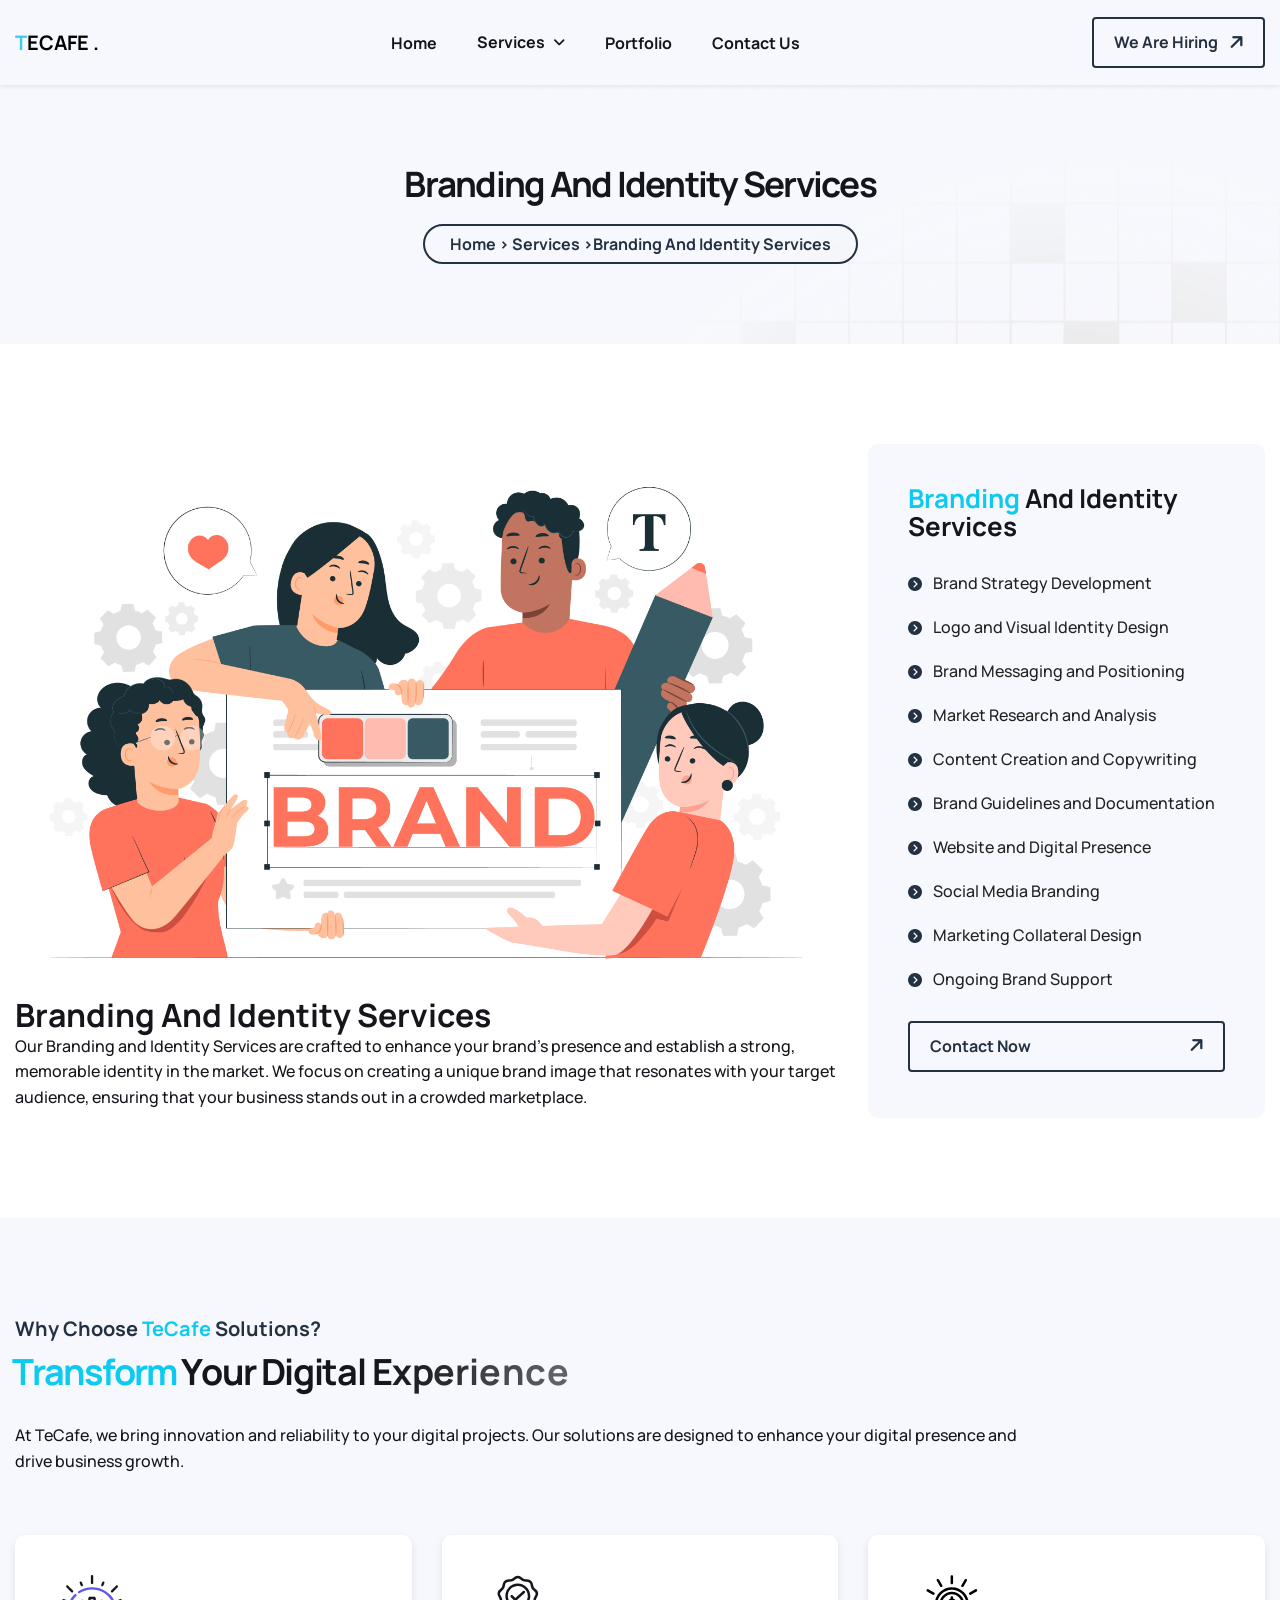
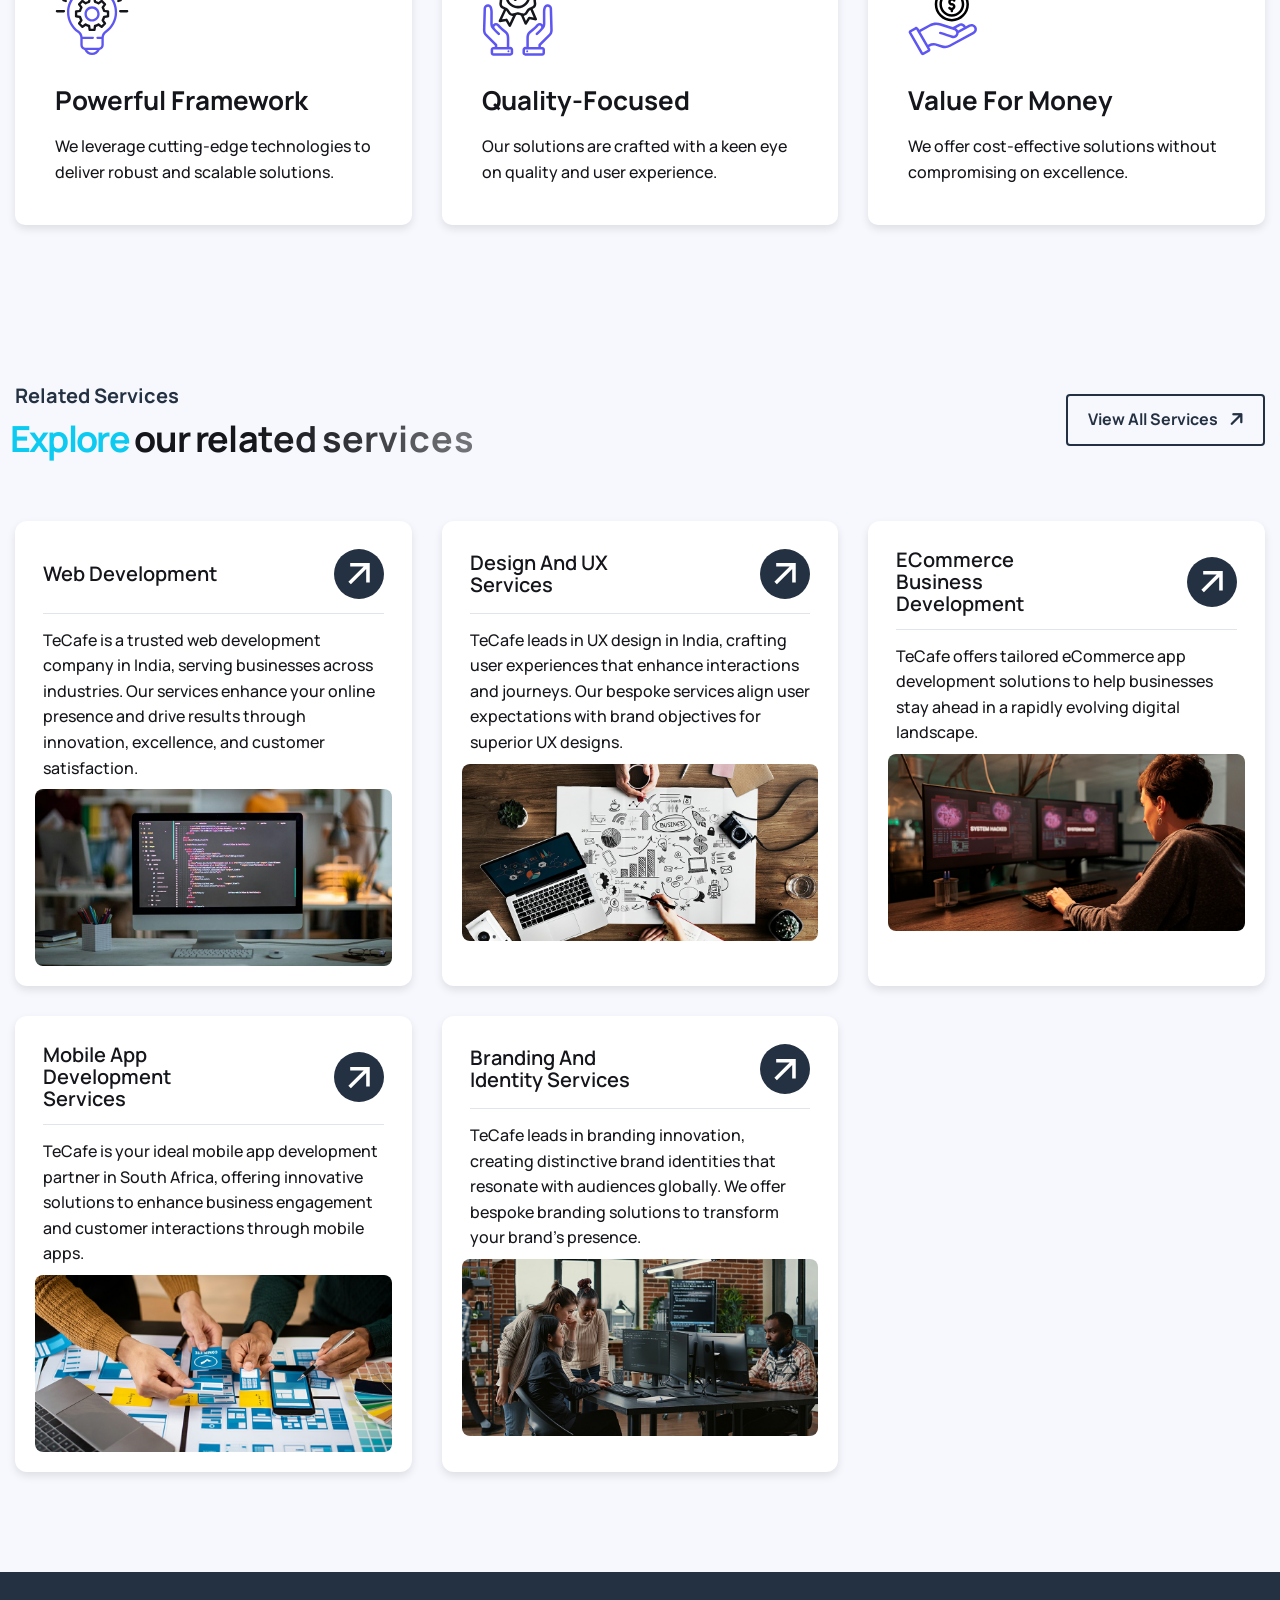
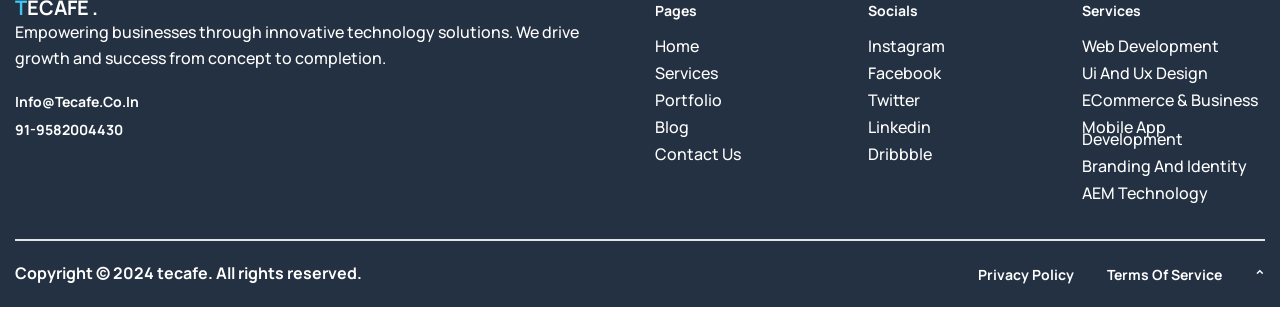
<file: services/Branding-And-Identity-Services/index.html>
<!DOCTYPE html>
<html lang="zxx">

<!-- Mirrored from demo.awaikenthemes.com/html-preview/weebix/ by HTTrack Website Copier/3.x [XR&CO'2014], Fri, 07 Jun 2024 18:28:14 GMT -->
<head>
	<!-- Meta -->
	<meta charset="utf-8">
	<meta http-equiv="X-UA-Compatible" content="IE=edge">
	<meta name="viewport" content="width=device-width, initial-scale=1.0">
	<meta name="description" content="">
	<meta name="keywords" content="">
	<meta name="author" content="Awaiken">
	<!-- Page Title -->
	<title>Tecafe - IT Service And Technology</title>
	<!-- Favicon Icon -->
	<link rel="shortcut icon" type="image/x-icon" href="">
	<!-- Google Fonts Css-->
	<link rel="preconnect" href="https://fonts.googleapis.com/">
	<link rel="preconnect" href="https://fonts.gstatic.com/" crossorigin>
	<link href="https://fonts.googleapis.com/css2?family=Manrope:wght@400;500;700&amp;display=swap" rel="stylesheet">
	<!-- Bootstrap Css -->
	<link href="../../css/bootstrap.min.css" rel="stylesheet" media="screen">
	<!-- SlickNav Css -->
	<link href="../../css/slicknav.min.css" rel="stylesheet">
	<!-- Swiper Css -->
	<link rel="stylesheet" href="../../css/swiper-bundle.min.css">
	<!-- Font Awesome Icon Css-->
	<link href="../../css/all.css" rel="stylesheet" media="screen">
	<!-- Animated Css -->
	<link href="../../css/animate.css" rel="stylesheet">
	<!-- Magnific Popup Core Css File -->
	<link rel="stylesheet" href="../../css/magnific-popup.css">
	<!-- Main Custom Css -->
	<link href="../../css/custom.css" rel="stylesheet" media="screen">
</head>


<body class="tt-magic-cursor">

    <!-- Preloader Start -->
	<!-- <div class="preloader">
		<div class="loading-container">
			<div class="loading"></div>
			<div id="loading-icon">Tecafe</div>
		</div>
	</div> -->
	<!-- Preloader End -->

	<!-- Magic Cursor Start -->
	<div id="magic-cursor">
		<div id="ball"></div>
	</div>
	<!-- Magic Cursor End -->

 <!-- Header Start -->
 <header class="main-header">
    <div class="header-sticky">
        <nav class="navbar navbar-expand-lg">
            <div class="container">
                <!-- Logo Start -->
                <a class="navbar-brand" href="../../">
                    <!-- <img src="images/logo.svg" alt="Logo"> --><b> <span style="color: #3fc8f4;font-size:20px;font-weight:800px">T</span><span style="font-size:20px;font-weight:700px">E</span><span style="font-size:20px; font-weight:700px">C</span><span style="font-size:20px; font-weight:700px">A</span><span style="font-size:20px;font-weight:700px ">F</span><span style="font-size:20px;font-weight:700px ">E</span>         <span style="font-size:20px;font-weight:700px ">.</span> <!-- Vivid Magenta --></b>
                </a>
                <!-- Logo End -->

                <!-- Main Menu Start -->
                <div class="collapse navbar-collapse main-menu">
                    <div class="nav-menu-wrapper">
                        <ul class="navbar-nav mr-auto" id="menu">
                            <li class="nav-item "><a class="nav-link" href="../../">Home</a>
                               
                            </li>                                
                            <!-- <li class="nav-item"><a class="nav-link" href="about.html">about us</a></li> -->
             
								<li class="nav-item submenu"><a class="nav-link" href="../services">Services</a>
                                    <ul>
                                        <li class="nav-item sab-menu"><a class="nav-link" href="/services/web-devlopment">Web Development</a></li>
                                        <li class="nav-item  sab-menu"><a class="nav-link" href="/services/design-and-ux-services">Design and UX </a></li>
                                        <li class="nav-item  sab-menu" ><a class="nav-link" href="/services/ECommerce-Business-Development">ECommerce Business </a></li>
                                        <li class="nav-item  sab-menu"><a class="nav-link" href="/services/Mobile-App-Development-Services">Mobile App Development </a></li>
                                        <li class="nav-item  sab-menu"><a class="nav-link" href="/services/Branding-And-Identity-Services">Branding And Identity </a></li>
                                      
                                          
                                        <li class="nav-item  sab-menu"><a class="nav-link" href="/services/AEM-Technology-Solutions">AEM Technology Solutions</a></li>
                                        <li class="nav-item  sab-menu"><a class="nav-link" href="/services/Big Data Analytics-And-Machine-Learning-Services ">Big Data Analytics And Machine Learning  </a></li>
                                    </ul>
                                </li>
                            <li class="nav-item"><a class="nav-link" href="../../portfolio">Portfolio</a></li>
                            <!-- <li class="nav-item"><a class="nav-link" href="../../blog">blog</a></li> -->
                            <li class="nav-item "><a class="nav-link" href="../../contact-us">Contact Us</a></li>  
                            <!-- <li class="nav-item submenu"><a class="nav-link" href="#">pages</a>
                                <ul>                                        
                                    <li class="nav-item"><a class="nav-link" href="service-single.html">service details</a></li>
                                    <li class="nav-item"><a class="nav-link" href="portfolio-single.html">portfolio details </a></li>
                                    <li class="nav-item"><a class="nav-link" href="blog-single.html">blog details</a></li>
                                    <li class="nav-item"><a class="nav-link" href="faqs.html">FAQ</a></li>
                                    <li class="nav-item"><a class="nav-link" href="404.html">404</a></li>
                                </ul>
                            </li> -->
                            <!-- <li class="nav-item "><a class="nav-link" href="contact-us.html">We are Hiring</a></li> 
                            <li class="nav-item "><a class="nav-link" href="contact-us.html">Contact Us</a></li>                               -->
                        </ul>
                    </div>
                    <!-- Let’s Start Button Start -->
                    <div class=" d-inline-flex">
                        <!-- <a href="contact-us.html" class="btn-default">We are Hiring</a> -->
                        <a href="../../contact-us" class="btn-default">We are Hiring</a>
                    </div>
                    <!-- Let’s Start Button End -->
                </div>
                <!-- Main Menu End -->

                <div class="navbar-toggle"></div>
            </div>
        </nav>
        <div class="responsive-menu"></div>
    </div>
</header>
<!-- Header End -->



    <!-- Page Header Start -->
<div class="page-header" >
    <div class="container">
        <div class="row">
            <div class="col-lg-12">
                <!-- Page Header Box Start -->
                <div class="page-header-box" style="text-align: center;">
                    <h1 class="text-anime-style-3">Branding And Identity Services</h1>
                    <nav class="wow fadeInUp" data-wow-delay="0.25s" >
                        <ol class="breadcrumb">
                            <li class="breadcrumb-item" style="margin: 0 5px;"><a href="#" style=" text-decoration: none; "><b>Home > Services >Branding And Identity Services</b></a></li>
                            <!-- <li class="breadcrumb-item" style="margin: 0 5px;"><a href="#" style="color: #fff; text-decoration: none;">Services</a></li>
                            <li class="breadcrumb-item active" aria-current="page" style="margin: 0 5px; color: #fff;">Branding And Identity Services</li> -->
                        </ol>
                    </nav>
                </div>
                <!-- Page Header Box End -->
            </div>
        </div>
    </div>
</div>
<!-- Page Header End -->


<!-- Single Service Page Start -->
<div class="page-service-single">
    <div class="container">
        <div class="row">
            <div class="col-lg-8">
                <!-- Service Content Start -->
                <div class="service-single-content">
                    <!-- Service Featured Image Start -->
                    <div class="image-container">
                        <figure class="image-anime reveal">
                            <img src="../../images/8001997.jpg" alt="Branding and Identity Services" class="styled-image">
                        </figure>
                  
                        <h2 class="wow fadeInUp" data-wow-delay="0.25s">Branding And Identity Services</h2>
                        
                        <p class="wow fadeInUp" data-wow-delay="0.25s">Our Branding and Identity Services are crafted to enhance your brand's presence and establish a strong, memorable identity in the market. We focus on creating a unique brand image that resonates with your target audience, ensuring that your business stands out in a crowded marketplace.</p>
                        
                       
                        <!-- Tool Icons End -->
                    </div>
                    <!-- Service Content End -->
                </div>
            </div>

            <div class="col-lg-4">
                <div class="service-sidebar">
                    <!-- Service List Box Start -->
                    <div class="services-list-box wow fadeInUp" data-wow-delay="0.5s">
                        <h3><span style="color:#0dcaf0">Branding</span> And Identity Services</h3>
                        <ul>
                            <li><a href="#">Brand Strategy Development</a></li>
                            <li><a href="#">Logo and Visual Identity Design</a></li>
                            <li><a href="#">Brand Messaging and Positioning</a></li>
                            <li><a href="#">Market Research and Analysis</a></li>
                            <li><a href="#">Content Creation and Copywriting</a></li>
                            <li><a href="#">Brand Guidelines and Documentation</a></li>
                            <li><a href="#">Website and Digital Presence</a></li>
                            <li><a href="#">Social Media Branding</a></li>
                            <li><a href="#">Marketing Collateral Design</a></li>
                            <li><a href="#">Ongoing Brand Support</a></li>
                        </ul>
                        <a href="#" class="btn-default">Contact Now</a>
                    </div>
                    <!-- Service List Box End -->
                </div>
            </div>
        </div>
    </div>
</div>
<!-- Single Service Page End -->



<!-- Why Choose us Section Start -->
<div class="why-choose-us why-services">
    <div class="container">
        <div class="row section-row align-items-center">
            <div class="col-lg-10 col-md-12">
                <!-- Section Title Start -->
                <div class="section-title">
                    <h3 class="wow fadeInUp">Why Choose <span style=" color:#0dcaf0">TeCafe</span> Solutions?</h3>
                    <h2 class="text-anime-style-3"><span style=" color:#0dcaf0">Transform</span> Your Digital  Experience</h2>
                    <p class="wow fadeInUp" data-wow-delay="0.25s">At TeCafe, we bring innovation and reliability to your digital projects. Our solutions are designed to enhance your digital presence and drive business growth.</p>
                </div>
                <!-- Section Title End -->
            </div>
        </div>

        <div class="row">
            <div class="col-lg-4 col-md-6">
                <!-- Why Choose Item Start -->
                <div class="why-choose-us-item wow fadeInUp" data-wow-delay="0.25s">
                    <div class="icon-box">
                        <img src="../../../images/icon-whyus-1.svg" alt="Powerful Framework">
                    </div>
                    <h3>Powerful Framework</h3>
                    <p>We leverage cutting-edge technologies to deliver robust and scalable solutions.</p>
                </div>
                <!-- Why Choose Item End -->
            </div>

            <div class="col-lg-4 col-md-6">
                <!-- Why Choose Item Start -->
                <div class="why-choose-us-item wow fadeInUp" data-wow-delay="0.5s">
                    <div class="icon-box">
                        <img src="../../../images/icon-whyus-2.svg" alt="Quality-focused">
                    </div>
                    <h3>Quality-focused</h3>
                    <p>Our solutions are crafted with a keen eye on quality and user experience.</p>
                </div>
                <!-- Why Choose Item End -->
            </div>

            <div class="col-lg-4">
                <!-- Why Choose Item Start -->
                <div class="why-choose-us-item wow fadeInUp" data-wow-delay="0.75s">
                    <div class="icon-box">
                        <img src="../../../images/icon-whyus-3.svg" alt="Value for Money">
                    </div>
                    <h3>Value for Money</h3>
                    <p>We offer cost-effective solutions without compromising on excellence.</p>
                </div>
                <!-- Why Choose Item End -->
            </div>
        </div>
    </div>
</div>
<!-- Why Choose Us Section End -->

    <!-- Our Services Section Start -->
    <div class="our-services">
        <div class="container">
            <div class="row section-row align-items-center">
                <div class="col-lg-7 col-md-7">
                    <!-- Section Title Start -->
                    <div class="section-title">
                        <h3 class="wow fadeInUp">related services</h3>
                        <h2 class="text-anime-style-3"><span style=" color:#0dcaf0">Explore</span> our related services</h2>
                    </div>
                    <!-- Section Title End -->
                </div>

                <div class="col-lg-5 col-md-5">
                    <!-- Section Btn Start -->
                    <div class="section-btn">
                        <a href="#" class="btn-default wow fadeInUp" data-wow-delay="0.25s">view all services</a>
                    </div>
                    <!-- Section Btn End -->
                </div>
            </div>

            <div class="row">
                <div class="col-lg-4 col-md-6">
                    <!-- Service Item Start -->
                <div class="service-item wow fadeInUp" data-wow-delay="0.25s">
                    <div class="service-content">
                        <div class="service-content-title">
                            <h2>web development</h2>
                            <a href="/services/web-devlopment"><img src="../../images/arrow.svg" alt=""></a>
                        </div>
                        <p>TeCafe is a trusted web development company in India, serving businesses across industries. Our services enhance your online presence and drive results through innovation, excellence, and customer satisfaction.</p>                            
                    </div>
                    <div class="service-image">
                        <figure class="image-anime">
                            <img src="../../images/service-img-1.jpg" alt="">
                        </figure>
                    </div>
                </div>
                <!-- Service Item End -->
            </div>

            <div class="col-lg-4 col-md-6">
                <!-- Service Item Start -->
                <div class="service-item wow fadeInUp" data-wow-delay="0.5s">
                    <div class="service-content">
                        <div class="service-content-title">
                            <h2>Design and UX Services</h2>
                            <a href="/services/design-and-ux-services"><img src="../../images/arrow.svg" alt=""></a>
                        </div>
                        <p>TeCafe leads in UX design in India, crafting user experiences that enhance interactions and journeys. Our bespoke services align user expectations with brand objectives for superior UX designs.</p>
                    </div>
                    <div class="service-image">
                        <figure class="image-anime">
                            <img src="../../images/service-img-2.jpg" alt="">
                        </figure>
                    </div>
                </div>
                <!-- Service Item End -->
            </div>

            <div class="col-lg-4 col-md-6">
                <!-- Service Item Start -->
                <div class="service-item wow fadeInUp" data-wow-delay="0.75s">
                    <div class="service-content">
                        <div class="service-content-title">
                            <h2>eCommerce Business Development</h2>
                            <a href="/services/ECommerce-Business-Development"><img src="../../images/arrow.svg" alt=""></a>
                        </div>
                        <p>TeCafe offers tailored eCommerce app development solutions to help businesses stay ahead in a rapidly evolving digital landscape.</p>
                    </div>
                    <div class="service-image">
                        <figure class="image-anime">
                            <img src="../../images/service-img-3.jpg" alt="">
                        </figure>
                    </div>
                </div>
                <!-- Service Item End -->
            </div>

            <div class="col-lg-4 col-md-6">
                <!-- Service Item Start -->
                <div class="service-item wow fadeInUp" data-wow-delay="1s">
                    <div class="service-content">
                        <div class="service-content-title">
                            <h2>Mobile App Development Services</h2>
                            <a href="/services/Mobile-App-Development-Services"><img src="../../images/arrow.svg" alt=""></a>
                        </div>
                        <p>TeCafe is your ideal mobile app development partner in South Africa, offering innovative solutions to enhance business engagement and customer interactions through mobile apps.</p>
                    </div>                        
                    <div class="service-image">
                        <figure class="image-anime">
                            <img src="../../images/service-img-4.jpg" alt="">
                        </figure>
                    </div>
                </div>
                <!-- Service Item End -->
            </div>

            <div class="col-lg-4 col-md-6">
                <!-- Service Item Start -->
                <div class="service-item wow fadeInUp" data-wow-delay="1.25s">
                    <div class="service-content">
                        <div class="service-content-title">
                            <h2>Branding and Identity Services</h2>
                            <a href="/services/Branding-And-Identity-Services"><img src="../../images/arrow.svg" alt=""></a>
                        </div>
                        <p>TeCafe leads in branding innovation, creating distinctive brand identities that resonate with audiences globally. We offer bespoke branding solutions to transform your brand's presence.</p>
                    </div>
                    <div class="service-image">
                        <figure class="image-anime">
                            <img src="../../images/service-img-5.jpg" alt="">
                        </figure>
                    </div>
                </div>
                <!-- Service Item End -->
            </div>
            </div>
        </div>
    </div>
    <!-- Our Services Section End -->

    

     <!-- Footer Start -->
	<footer class="main-footer">
        <div class="container">
			<div class="row">
				<div class="col-md-12">
					<!-- Mega Footer Start -->
					<div class="mega-footer mega-footer-bg ">
						<div class="row">
							<div class="col-lg-6 col-md-12">
								<!-- Footer About Start -->
								<div class="footer-about">
									<figure>
										<!-- <img src="images/logo.svg" alt="Logo"> --><b> <span style="color: #3fc8f4;font-size:20px;font-weight:700px">T</span><span style="font-size:20px;font-weight:700px">E</span><span style="font-size:20px; font-weight:700px">C</span><span style="font-size:20px; font-weight:700px">A</span><span style="font-size:20px;font-weight:700px ">F</span><span style="font-size:20px;font-weight:700px ">E</span>         <span style="font-size:20px;font-weight:700px ">.</span> <!-- Vivid Magenta --></b>
									</figure>
									<p class="text-color">Empowering businesses through innovative technology solutions. We drive growth and success from concept to completion.</p>
                                    <ul>
                                        <li><a href="#">info@tecafe.co.in</a></li>
                                        <li><a href="#">91-9582004430</a></li>
                                    </ul>
								</div>
								<!-- Footer About End -->
							</div>

							<div class="col-lg-2 col-md-4">
								<!-- Footer Links Start -->
								<div class="footer-links">
									<h2>pages</h2>
									<ul>
										<li><a href="/">Home</a></li>
										<li><a href="./service/">Services</a></li>
										<li><a href="./portfolio">Portfolio</a></li>
										<li><a href="./Blog">Blog</a></li>
										<li><a href="contact-us/">Contact Us</a></li>
									</ul>
								</div>
								<!-- Footer Links End -->
							</div>

							<div class="col-lg-2 col-md-4">
								<!-- Footer Links Start -->
								<div class="footer-links">
									<h2>Socials</h2>
									<ul>
										<li><a href="#">instagram</a></li>
										<li><a href="#">facebook</a></li>
										<li><a href="#">twitter</a></li>
										<li><a href="#">linkedin</a></li>
                                        <li><a href="#">dribbble</a></li>
									</ul>
								</div>
								<!-- Footer Links End -->
							</div>

							<div class="col-lg-2 col-md-4">
								<!-- Footer Links Start -->
								<div class="footer-links">
									<h2>services</h2>
									<ul>
										<li><a href="/services/web-devlopment">web development</a></li>
										<li><a href="/services/design-and-ux-services">Ui and Ux Design</a></li>
										<li><a href="/services/ECommerce-Business-Development">ECommerce & Business </a></li>
										<li><a href="/services/Mobile-App-Development-Services">mobile app development</a></li>
										<li><a href="/services/Branding-And-Identity-Services">Branding And Identity</a></li>
                                        <li><a href="/services/AEM-Technology-Solutions">AEM Technology </a></li>
									
                                    
                                        </ul>
								</div>
								<!-- Footer Links End -->
							</div>
						</div>
					</div>
					<!-- Mega Footer End -->

					<!-- Copyright Footer Start -->
					<div class="footer-copyright">
                        <div class="row align-items-center">
                            <div class="col-lg-6">
                                <!-- Footer Copyright Content Start -->
								<div class="footer-copyright-text">
									<p><b>Copyright © 2024 tecafe. All rights reserved.</b></p>
								</div>
								<!-- Footer Copyright Content End -->
                            </div>
                            <div class="col-lg-6">
                                <!-- Footer Policy Links Start -->
                                <div class="footer-policy-links">
                                    <ul>
                                        <li><a href="#">privacy policy</a></li>
                                        <li><a href="#">terms of service</a></li>
                                        <li class="highlighted"><a href="#top">^</a></li>
                                    </ul>
                                </div>
                                <!-- Footer Policy Links End -->
                            </div>
                        </div>						
					</div>
					<!-- Copyright Footer End -->
				</div>
			</div>
		</div>
    </footer>
    <!-- Footer End -->
    <!-- Jquery Library File -->
    <script src="../../js/jquery-3.7.1.min.js"></script>
    <!-- Bootstrap js file -->
    <script src="../../js/bootstrap.min.js"></script>
    <!-- Validator js file -->
    <script src="../../js/validator.min.js"></script>
    <!-- SlickNav js file -->
    <script src="../../js/jquery.slicknav.js"></script>
    <!-- Swiper js file -->
    <script src="../../js/swiper-bundle.min.js"></script>
    <!-- Counter js file -->
    <script src="../../js/jquery.waypoints.min.js"></script>
    <script src="../../js/jquery.counterup.min.js"></script>
    <!-- Isotop js file -->
	<script src="../../js/isotope.min.js"></script>
    <!-- Magnific js file -->
    <script src="../../js/jquery.magnific-popup.min.js"></script>
    <!-- SmoothScroll -->
    <script src="../../js/SmoothScroll.js"></script>
    <!-- MagicCursor js file -->
    <script src="../../js/gsap.min.js"></script>
    <script src="../../js/magiccursor.js"></script>
    <!-- Text Effect js file -->
	<script src="../../js/SplitText.js"></script>
    <script src="../../js/ScrollTrigger.min.js"></script>
    <!-- Wow js file -->
    <script src="../../js/wow.js"></script>
    <!-- Main Custom js file -->
    <script src="../../js/function.js"></script>
</body>

<!-- Mirrored from demo.awaikenthemes.com/html-preview/weebix/service-single.html by HTTrack Website Copier/3.x [XR&CO'2014], Fri, 07 Jun 2024 18:28:37 GMT -->
</html>
</file>
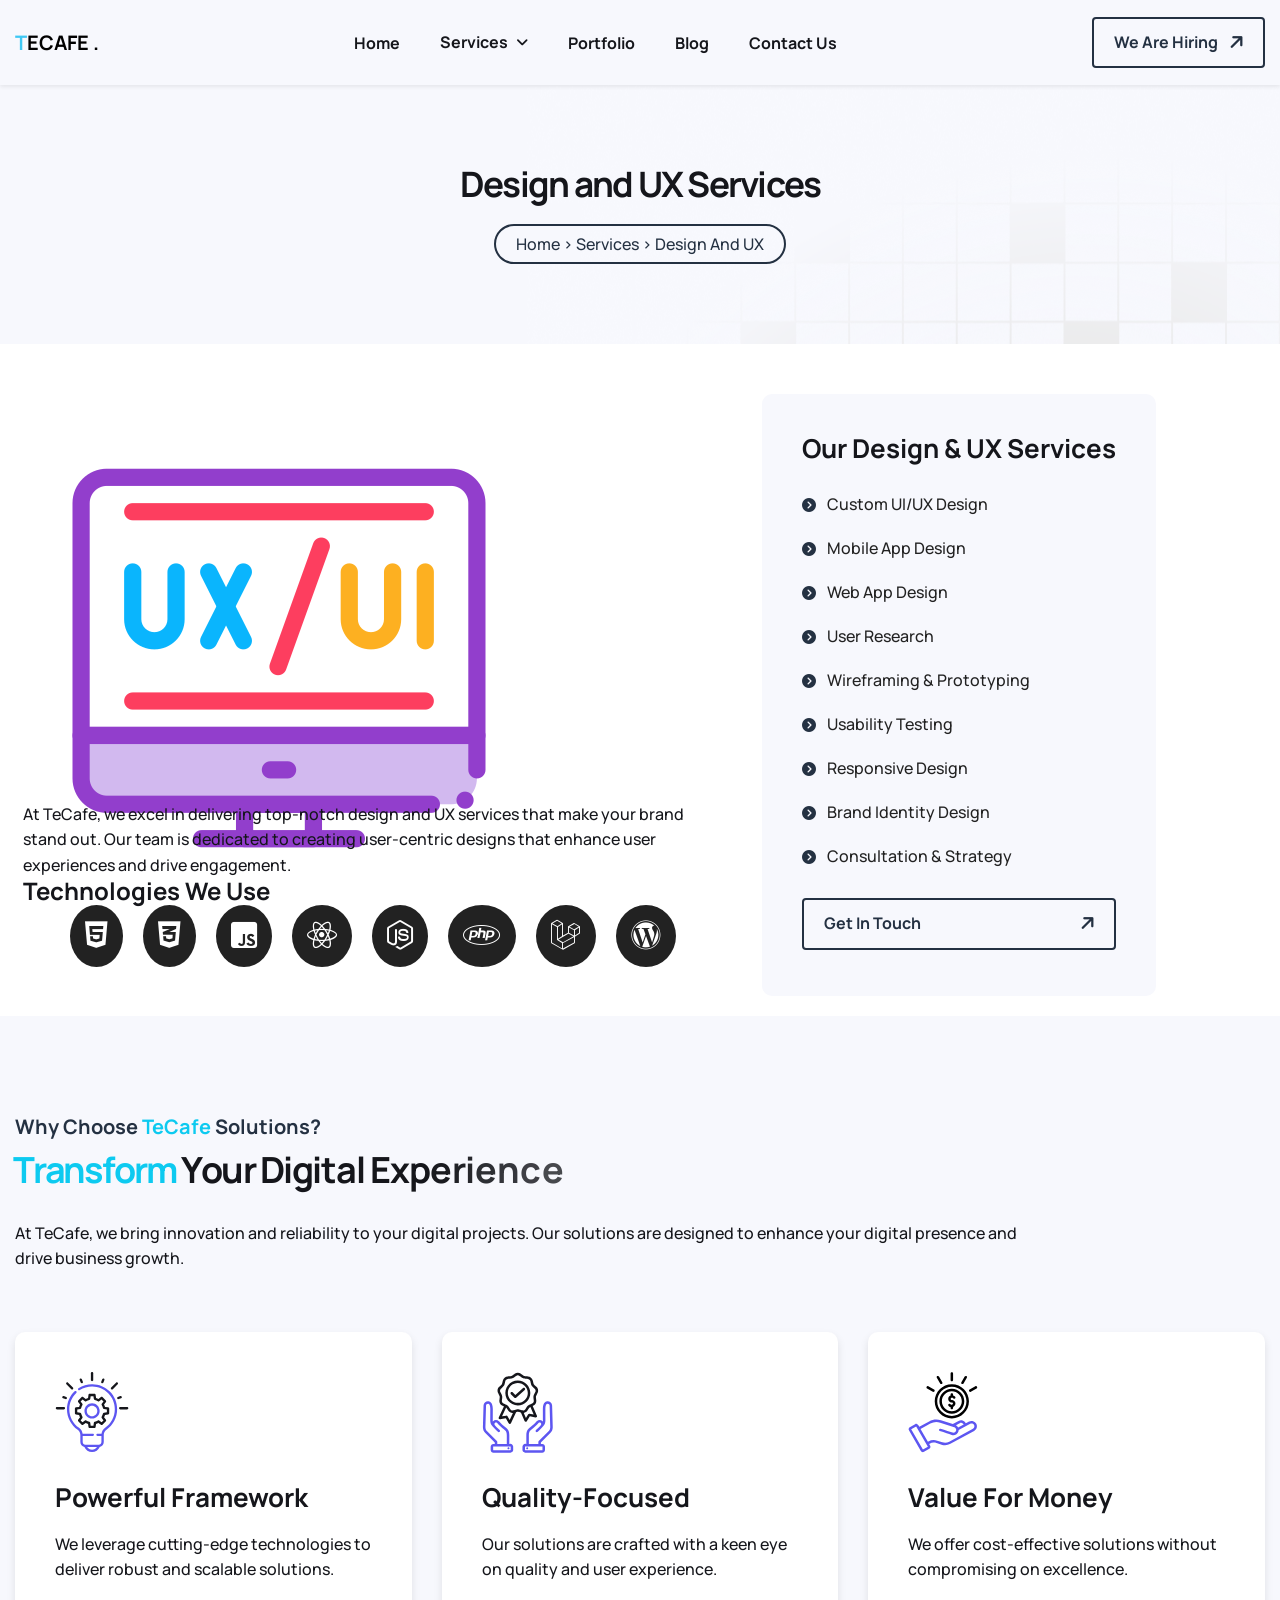
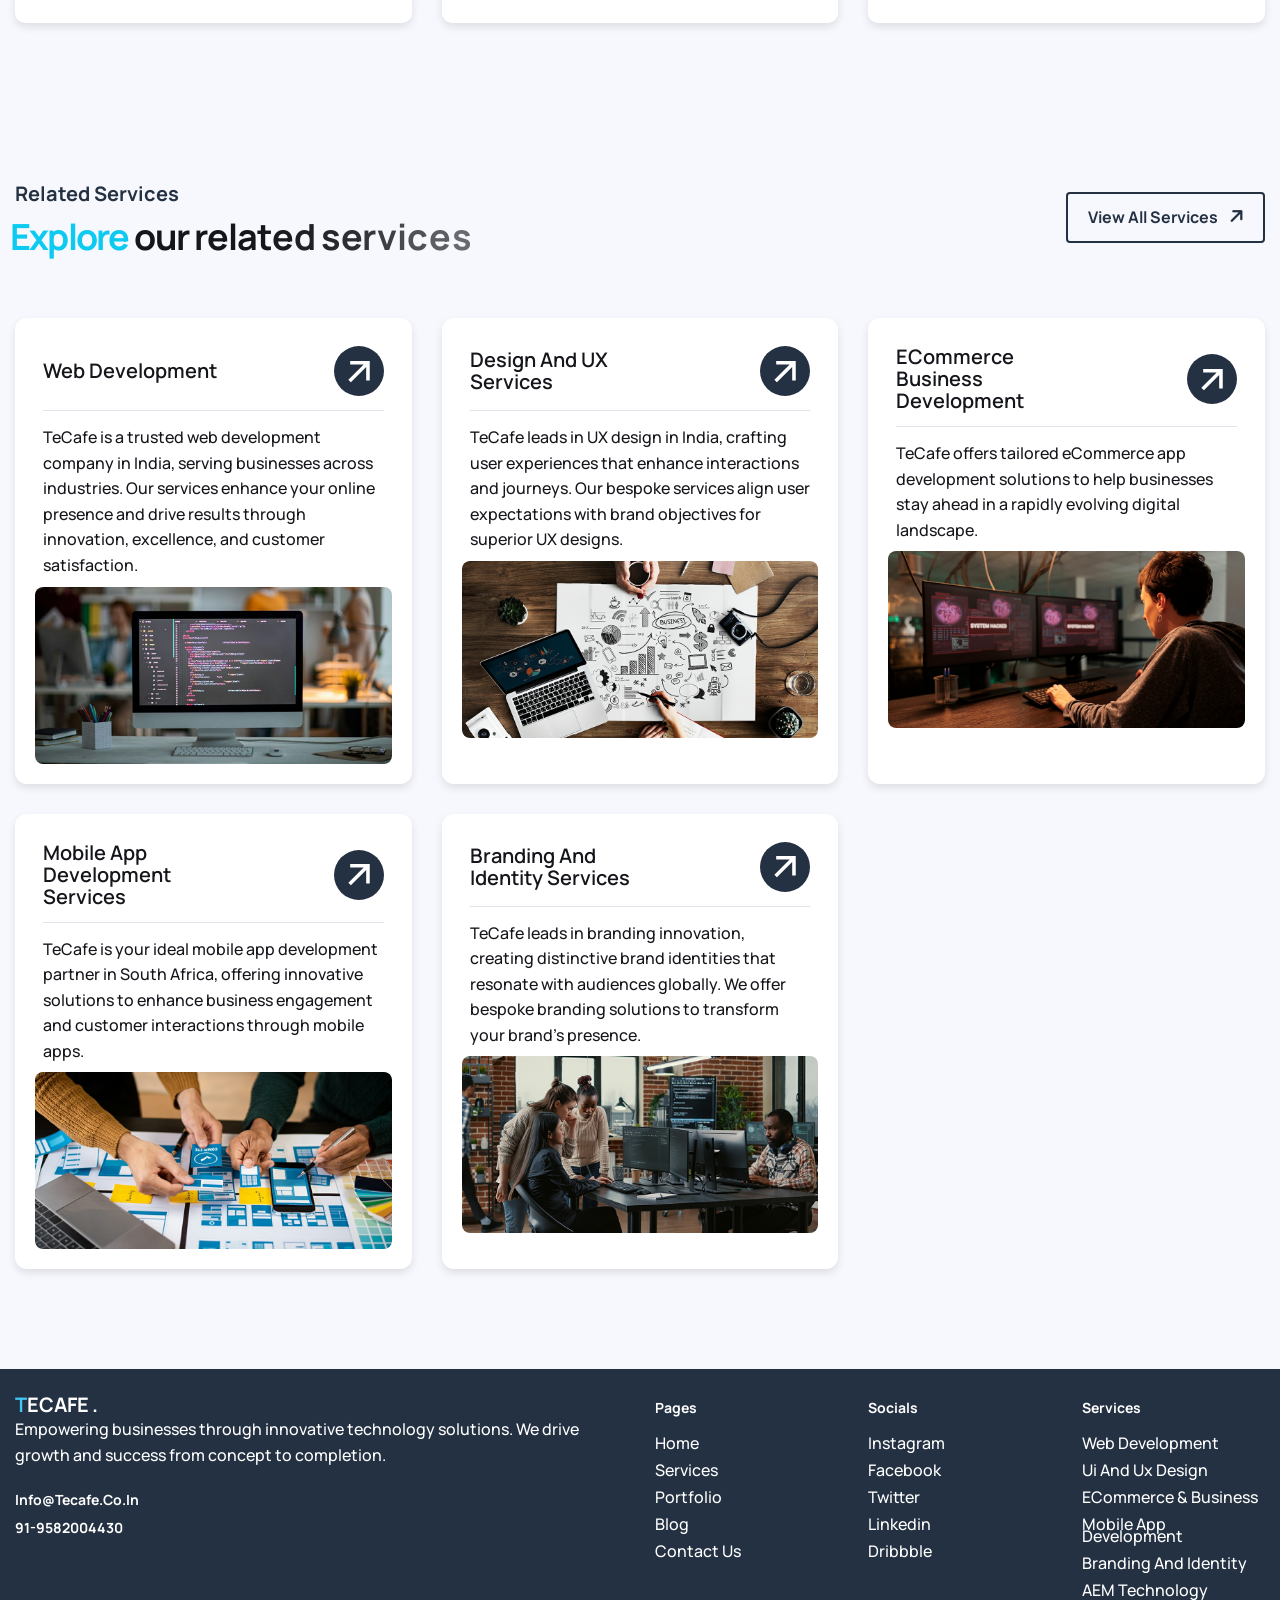
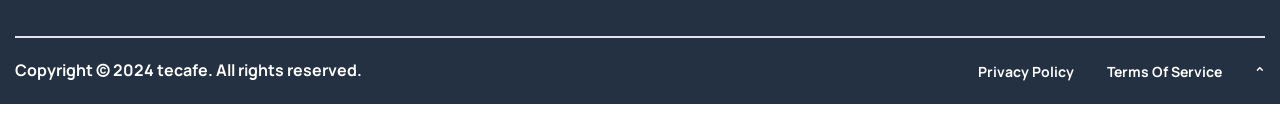
<file: services/design-and-ux-services/index.html>
<!DOCTYPE html>
<html lang="zxx">

<!-- Mirrored from demo.awaikenthemes.com/html-preview/weebix/ by HTTrack Website Copier/3.x [XR&CO'2014], Fri, 07 Jun 2024 18:28:14 GMT -->
<head>
	<!-- Meta -->
	<meta charset="utf-8">
	<meta http-equiv="X-UA-Compatible" content="IE=edge">
	<meta name="viewport" content="width=device-width, initial-scale=1.0">
	<meta name="description" content="">
	<meta name="keywords" content="">
	<meta name="author" content="Awaiken">
	<!-- Page Title -->
	<title>Tecafe - IT Service And Technology</title>
	<!-- Favicon Icon -->
	<link rel="shortcut icon" type="image/x-icon" href="">
	<!-- Google Fonts Css-->
	<link rel="preconnect" href="https://fonts.googleapis.com/">
	<link rel="preconnect" href="https://fonts.gstatic.com/" crossorigin>
	<link href="https://fonts.googleapis.com/css2?family=Manrope:wght@400;500;700&amp;display=swap" rel="stylesheet">
	<!-- Bootstrap Css -->
	<link href="../../css/bootstrap.min.css" rel="stylesheet" media="screen">
	<!-- SlickNav Css -->
	<link href="../../css/slicknav.min.css" rel="stylesheet">
	<!-- Swiper Css -->
	<link rel="stylesheet" href="../../css/swiper-bundle.min.css">
	<!-- Font Awesome Icon Css-->
	<link href="../../css/all.css" rel="stylesheet" media="screen">
	<!-- Animated Css -->
	<link href="../../css/animate.css" rel="stylesheet">
	<!-- Magnific Popup Core Css File -->
	<link rel="stylesheet" href="../../css/magnific-popup.css">
	<!-- Main Custom Css -->
	<link href="../../css/custom.css" rel="stylesheet" media="screen">
</head>


<body class="tt-magic-cursor">

    <!-- Preloader Start -->
	<!-- <div class="preloader">
		<div class="loading-container">
			<div class="loading"></div>
			<div id="loading-icon">Tecafe</div>
		</div>
	</div> -->
	<!-- Preloader End -->

	<!-- Magic Cursor Start -->
	<div id="magic-cursor">
		<div id="ball"></div>
	</div>
	<!-- Magic Cursor End -->
 <!-- Header Start -->
 <header class="main-header">
    <div class="header-sticky">
        <nav class="navbar navbar-expand-lg">
            <div class="container">
                <!-- Logo Start -->
                <a class="navbar-brand" href="../../">
                    <!-- <img src="images/logo.svg" alt="Logo"> --><b> <span style="color: #3fc8f4;font-size:20px;font-weight:800px">T</span><span style="font-size:20px;font-weight:700px">E</span><span style="font-size:20px; font-weight:700px">C</span><span style="font-size:20px; font-weight:700px">A</span><span style="font-size:20px;font-weight:700px ">F</span><span style="font-size:20px;font-weight:700px ">E</span>         <span style="font-size:20px;font-weight:700px ">.</span> <!-- Vivid Magenta --></b>
                </a>
                <!-- Logo End -->

                <!-- Main Menu Start -->
                <div class="collapse navbar-collapse main-menu">
                    <div class="nav-menu-wrapper">
                        <ul class="navbar-nav mr-auto" id="menu">
                            <li class="nav-item "><a class="nav-link" href="../../">Home</a>
                               
                            </li>                                
                            <!-- <li class="nav-item"><a class="nav-link" href="about.html">about us</a></li> -->
                            <li class="nav-item submenu"><a class="nav-link" href="./service">Services</a>
                                <ul>
                                    <li class="nav-item sab-menu"><a class="nav-link" href="/services/web-devlopment">Web Development</a></li>
                                    <li class="nav-item  sab-menu"><a class="nav-link" href="/services/design-and-ux-services">Design and UX </a></li>
                                    <li class="nav-item  sab-menu" ><a class="nav-link" href="/services/ECommerce-Business-Development">ECommerce Business </a></li>
                                    <li class="nav-item  sab-menu"><a class="nav-link" href="/services/Mobile-App-Development-Services">Mobile App Development </a></li>
                                    <li class="nav-item  sab-menu"><a class="nav-link" href="/services/Branding-And-Identity-Services">Branding And Identity </a></li>
                                  
                                      
                                    <li class="nav-item  sab-menu"><a class="nav-link" href="/services/AEM-Technology-Solutions">AEM Technology Solutions</a></li>
                                    <li class="nav-item  sab-menu"><a class="nav-link" href="/services/Big Data Analytics-And-Machine-Learning-Services ">Big Data Analytics And Machine Learning  </a></li>
                                </ul>
                            </li>
                            <li class="nav-item"><a class="nav-link" href="../../portfolio">Portfolio</a></li>
                            <li class="nav-item"><a class="nav-link" href="../../blog">blog</a></li>
                            <li class="nav-item "><a class="nav-link" href="../../contact-us">Contact Us</a></li>  
                            <!-- <li class="nav-item submenu"><a class="nav-link" href="#">pages</a>
                                <ul>                                        
                                    <li class="nav-item"><a class="nav-link" href="service-single.html">service details</a></li>
                                    <li class="nav-item"><a class="nav-link" href="portfolio-single.html">portfolio details </a></li>
                                    <li class="nav-item"><a class="nav-link" href="blog-single.html">blog details</a></li>
                                    <li class="nav-item"><a class="nav-link" href="faqs.html">FAQ</a></li>
                                    <li class="nav-item"><a class="nav-link" href="404.html">404</a></li>
                                </ul>
                            </li> -->
                            <!-- <li class="nav-item "><a class="nav-link" href="contact-us.html">We are Hiring</a></li> 
                            <li class="nav-item "><a class="nav-link" href="contact-us.html">Contact Us</a></li>                               -->
                        </ul>
                    </div>
                    <!-- Let’s Start Button Start -->
                    <div class=" d-inline-flex">
                        <!-- <a href="contact-us.html" class="btn-default">We are Hiring</a> -->
                        <a href="../../contact-us" class="btn-default">We are Hiring</a>
                    </div>
                    <!-- Let’s Start Button End -->
                </div>
                <!-- Main Menu End -->

                <div class="navbar-toggle"></div>
            </div>
        </nav>
        <div class="responsive-menu"></div>
    </div>
</header>
<!-- Header End -->



<!-- Page Header Start -->
<div class="page-header">
    <div class="container">
        <div class="row">
            <div class="col-lg-12">
                <!-- Page Header Box Start -->
                <div class="page-header-box">
                    <h1 class="text-anime-style-3">Design and UX Services</h1>
                    <nav>
                        <ol class="breadcrumb">
                            <li class="breadcrumb-item"><a href="#">Home > Services > Design and UX</a></li>
                            <!-- <li class="breadcrumb-item"><a href="#">Services</a></li>
                            <li class="breadcrumb-item active" >Design and UX</li> -->
                        </ol>
                    </nav>
                </div>
                <!-- Page Header Box End -->
            </div>
        </div>
    </div>
</div>
<!-- Page Header End -->

<!-- Service Page Start -->
<div class="service-page">
    <div class="service-container">
        <div class="container">
            <div class="row align-items-stretch">
                <div class="col-lg-7">
                    <!-- Service Content Start -->
                    <div class="service-content">
                        <!-- Service Featured Image Start -->
                        <div class="image-container">
                            <figure>
                                <img src="../../images/ui-ux.png" alt="Design and UX Services" class="styled-image">
                            </figure>
                        </div>
                        <!-- Service Featured Image End -->
                        
                        <!-- Service Description Start -->
                        <p>At TeCafe, we excel in delivering top-notch design and UX services that make your brand stand out. Our team is dedicated to creating user-centric designs that enhance user experiences and drive engagement.</p>
                        
                        <h4>Technologies We Use</h4>
                        <div class="technology-icons">
                            <div class="icons">
                                <div class="icon-item">
                                    <i class="fab fa-html5" title="HTML5"></i>
                                </div>
                                <div class="icon-item">
                                    <i class="fab fa-css3-alt" title="CSS3"></i>
                                </div>
                                <div class="icon-item">
                                    <i class="fab fa-js-square" title="JavaScript"></i>
                                </div>
                                <div class="icon-item">
                                    <i class="fab fa-react" title="React"></i>
                                </div>
                                <div class="icon-item">
                                    <i class="fab fa-node-js" title="Node.js"></i>
                                </div>
                                <div class="icon-item">
                                    <i class="fab fa-php" title="PHP"></i>
                                </div>
                                <div class="icon-item">
                                    <i class="fab fa-laravel" title="Laravel"></i>
                                </div>
                                <div class="icon-item">
                                    <i class="fab fa-wordpress" title="WordPress"></i>
                                </div>
                            </div>
                        </div>
                        <!-- Service Description End -->
                    </div>
                    <!-- Service Content End -->
                </div>
                
                <div class="col-lg-5 d-flex align-items-center">
                    <div class="services-list-box">
                        <h3>Our Design & UX Services</h3>
                        <ul>
                            <li><a href="#">Custom UI/UX Design</a></li>
                            <li><a href="#">Mobile App Design</a></li>
                            <li><a href="#">Web App Design</a></li>
                            <li><a href="#">User Research</a></li>
                            <li><a href="#">Wireframing & Prototyping</a></li>
                            <li><a href="#">Usability Testing</a></li>
                            <li><a href="#">Responsive Design</a></li>
                            <li><a href="#">Brand Identity Design</a></li>
                            <li><a href="#">Consultation & Strategy</a></li>
                        </ul>
                        <a href="#" class="btn-default">Get in Touch</a>
                    </div>
                </div>
            </div>
        </div>
    </div>
</div>
<!-- Service Page End -->


<!-- Why Choose us Section Start -->
<div class="why-choose-us why-services">
    <div class="container">
        <div class="row section-row align-items-center">
            <div class="col-lg-10 col-md-12">
                <!-- Section Title Start -->
                <div class="section-title">
                    <h3 class="wow fadeInUp">Why Choose <span style=" color:#0dcaf0">TeCafe</span> Solutions?</h3>
                    <h2 class="text-anime-style-3"><span style=" color:#0dcaf0">Transform</span> Your Digital  Experience</h2>
                    <p class="wow fadeInUp" data-wow-delay="0.25s">At TeCafe, we bring innovation and reliability to your digital projects. Our solutions are designed to enhance your digital presence and drive business growth.</p>
                </div>
                <!-- Section Title End -->
            </div>
        </div>

        <div class="row">
            <div class="col-lg-4 col-md-6">
                <!-- Why Choose Item Start -->
                <div class="why-choose-us-item wow fadeInUp" data-wow-delay="0.25s">
                    <div class="icon-box">
                        <img src="../../images/icon-whyus-1.svg" alt="Powerful Framework">
                    </div>
                    <h3>Powerful Framework</h3>
                    <p>We leverage cutting-edge technologies to deliver robust and scalable solutions.</p>
                </div>
                <!-- Why Choose Item End -->
            </div>

            <div class="col-lg-4 col-md-6">
                <!-- Why Choose Item Start -->
                <div class="why-choose-us-item wow fadeInUp" data-wow-delay="0.5s">
                    <div class="icon-box">
                        <img src="../../images/icon-whyus-2.svg" alt="Quality-focused">
                    </div>
                    <h3>Quality-focused</h3>
                    <p>Our solutions are crafted with a keen eye on quality and user experience.</p>
                </div>
                <!-- Why Choose Item End -->
            </div>

            <div class="col-lg-4">
                <!-- Why Choose Item Start -->
                <div class="why-choose-us-item wow fadeInUp" data-wow-delay="0.75s">
                    <div class="icon-box">
                        <img src="../../images/icon-whyus-3.svg" alt="Value for Money">
                    </div>
                    <h3>Value for Money</h3>
                    <p>We offer cost-effective solutions without compromising on excellence.</p>
                </div>
                <!-- Why Choose Item End -->
            </div>
        </div>
    </div>
</div>
<!-- Why Choose Us Section End -->


    <!-- Our Services Section Start -->
    <div class="our-services">
        <div class="container">
            <div class="row section-row align-items-center">
                <div class="col-lg-7 col-md-7">
                    <!-- Section Title Start -->
                    <div class="section-title">
                        <h3 class="wow fadeInUp">related services</h3>
                        <h2 class="text-anime-style-3"><span style=" color:#0dcaf0">Explore</span> our related services</h2>
                    </div>
                    <!-- Section Title End -->
                </div>

                <div class="col-lg-5 col-md-5">
                    <!-- Section Btn Start -->
                    <div class="section-btn">
                        <a href="#" class="btn-default wow fadeInUp" data-wow-delay="0.25s">view all services</a>
                    </div>
                    <!-- Section Btn End -->
                </div>
            </div>

            <div class="row">
                <div class="col-lg-4 col-md-6">
                    <!-- Service Item Start -->
                <div class="service-item wow fadeInUp" data-wow-delay="0.25s">
                    <div class="service-content">
                        <div class="service-content-title">
                            <h2>web development</h2>
                            <a href="/services/web-devlopment"><img src="../../images/arrow.svg" alt=""></a>
                        </div>
                        <p>TeCafe is a trusted web development company in India, serving businesses across industries. Our services enhance your online presence and drive results through innovation, excellence, and customer satisfaction.</p>                            
                    </div>
                    <div class="service-image">
                        <figure class="image-anime">
                            <img src="../../images/service-img-1.jpg" alt="">
                        </figure>
                    </div>
                </div>
                <!-- Service Item End -->
            </div>

            <div class="col-lg-4 col-md-6">
                <!-- Service Item Start -->
                <div class="service-item wow fadeInUp" data-wow-delay="0.5s">
                    <div class="service-content">
                        <div class="service-content-title">
                            <h2>Design and UX Services</h2>
                            <a href="/services/design-and-ux-services"><img src="../../images/arrow.svg" alt=""></a>
                        </div>
                        <p>TeCafe leads in UX design in India, crafting user experiences that enhance interactions and journeys. Our bespoke services align user expectations with brand objectives for superior UX designs.</p>
                    </div>
                    <div class="service-image">
                        <figure class="image-anime">
                            <img src="../../images/service-img-2.jpg" alt="">
                        </figure>
                    </div>
                </div>
                <!-- Service Item End -->
            </div>

            <div class="col-lg-4 col-md-6">
                <!-- Service Item Start -->
                <div class="service-item wow fadeInUp" data-wow-delay="0.75s">
                    <div class="service-content">
                        <div class="service-content-title">
                            <h2>eCommerce Business Development</h2>
                            <a href="/services/ECommerce-Business-Development"><img src="../../images/arrow.svg" alt=""></a>
                        </div>
                        <p>TeCafe offers tailored eCommerce app development solutions to help businesses stay ahead in a rapidly evolving digital landscape.</p>
                    </div>
                    <div class="service-image">
                        <figure class="image-anime">
                            <img src="../../images/service-img-3.jpg" alt="">
                        </figure>
                    </div>
                </div>
                <!-- Service Item End -->
            </div>

            <div class="col-lg-4 col-md-6">
                <!-- Service Item Start -->
                <div class="service-item wow fadeInUp" data-wow-delay="1s">
                    <div class="service-content">
                        <div class="service-content-title">
                            <h2>Mobile App Development Services</h2>
                            <a href="/services/Mobile-App-Development-Services"><img src="../../images/arrow.svg" alt=""></a>
                        </div>
                        <p>TeCafe is your ideal mobile app development partner in South Africa, offering innovative solutions to enhance business engagement and customer interactions through mobile apps.</p>
                    </div>                        
                    <div class="service-image">
                        <figure class="image-anime">
                            <img src="../../images/service-img-4.jpg" alt="">
                        </figure>
                    </div>
                </div>
                <!-- Service Item End -->
            </div>

            <div class="col-lg-4 col-md-6">
                <!-- Service Item Start -->
                <div class="service-item wow fadeInUp" data-wow-delay="1.25s">
                    <div class="service-content">
                        <div class="service-content-title">
                            <h2>Branding and Identity Services</h2>
                            <a href="/services/Branding-And-Identity-Services"><img src="../../images/arrow.svg" alt=""></a>
                        </div>
                        <p>TeCafe leads in branding innovation, creating distinctive brand identities that resonate with audiences globally. We offer bespoke branding solutions to transform your brand's presence.</p>
                    </div>
                    <div class="service-image">
                        <figure class="image-anime">
                            <img src="../../images/service-img-5.jpg" alt="">
                        </figure>
                    </div>
                </div>
                <!-- Service Item End -->
            </div>
            </div>
        </div>
    </div>
    <!-- Our Services Section End -->

    
    <!-- Footer Start -->
	<footer class="main-footer">
        <div class="container">
			<div class="row">
				<div class="col-md-12">
					<!-- Mega Footer Start -->
					<div class="mega-footer mega-footer-bg ">
						<div class="row">
							<div class="col-lg-6 col-md-12">
								<!-- Footer About Start -->
								<div class="footer-about">
									<figure>
										<!-- <img src="images/logo.svg" alt="Logo"> --><b> <span style="color: #3fc8f4;font-size:20px;font-weight:700px">T</span><span style="font-size:20px;font-weight:700px">E</span><span style="font-size:20px; font-weight:700px">C</span><span style="font-size:20px; font-weight:700px">A</span><span style="font-size:20px;font-weight:700px ">F</span><span style="font-size:20px;font-weight:700px ">E</span>         <span style="font-size:20px;font-weight:700px ">.</span> <!-- Vivid Magenta --></b>
									</figure>
									<p class="text-color">Empowering businesses through innovative technology solutions. We drive growth and success from concept to completion.</p>
                                    <ul>
                                        <li><a href="#">info@tecafe.co.in</a></li>
                                        <li><a href="#">91-9582004430</a></li>
                                    </ul>
								</div>
								<!-- Footer About End -->
							</div>

							<div class="col-lg-2 col-md-4">
								<!-- Footer Links Start -->
								<div class="footer-links">
									<h2>pages</h2>
									<ul>
										<li><a href="../..">Home</a></li>
										<li><a href="../..service/">Services</a></li>
										<li><a href="../..portfolio">Portfolio</a></li>
										<li><a href="../..Blog">Blog</a></li>
										<li><a href="../../contact-us/">Contact Us</a></li>
									</ul>
								</div>
								<!-- Footer Links End -->
							</div>

							<div class="col-lg-2 col-md-4">
								<!-- Footer Links Start -->
								<div class="footer-links">
									<h2>Socials</h2>
									<ul>
										<li><a href="#">instagram</a></li>
										<li><a href="#">facebook</a></li>
										<li><a href="#">twitter</a></li>
										<li><a href="#">linkedin</a></li>
                                        <li><a href="#">dribbble</a></li>
									</ul>
								</div>
								<!-- Footer Links End -->
							</div>

							<div class="col-lg-2 col-md-4">
								<!-- Footer Links Start -->
								<div class="footer-links">
									<h2>services</h2>
									<ul>
										<li><a href="/tecafe/services/web-devlopment">web development</a></li>
										<li><a href="/tecafe/services/design-and-ux-services">Ui and Ux Design</a></li>
										<li><a href="/tecafe/services/ECommerce-Business-Development">ECommerce & Business </a></li>
										<li><a href="/tecafe/services/Mobile-App-Development-Services">mobile app development</a></li>
										<li><a href="/tecafe/services/Branding-And-Identity-Services">Branding And Identity</a></li>
                                        <li><a href="/tecafe/services/AEM-Technology-Solutions">AEM Technology </a></li>
									
                                    
                                        </ul>
								</div>
								<!-- Footer Links End -->
							</div>
						</div>
					</div>
					<!-- Mega Footer End -->

					<!-- Copyright Footer Start -->
					<div class="footer-copyright">
                        <div class="row align-items-center">
                            <div class="col-lg-6">
                                <!-- Footer Copyright Content Start -->
								<div class="footer-copyright-text">
									<p><b>Copyright © 2024 tecafe. All rights reserved.</b></p>
								</div>
								<!-- Footer Copyright Content End -->
                            </div>
                            <div class="col-lg-6">
                                <!-- Footer Policy Links Start -->
                                <div class="footer-policy-links">
                                    <ul>
                                        <li><a href="#">privacy policy</a></li>
                                        <li><a href="#">terms of service</a></li>
                                        <li class="highlighted"><a href="#top">^</a></li>
                                    </ul>
                                </div>
                                <!-- Footer Policy Links End -->
                            </div>
                        </div>						
					</div>
					<!-- Copyright Footer End -->
				</div>
			</div>
		</div>
    </footer>
    <!-- Footer End -->

    <!-- Jquery Library File -->
    <script src="../../js/jquery-3.7.1.min.js"></script>
    <!-- Bootstrap js file -->
    <script src="../../js/bootstrap.min.js"></script>
    <!-- Validator js file -->
    <script src="../../js/validator.min.js"></script>
    <!-- SlickNav js file -->
    <script src="../../js/jquery.slicknav.js"></script>
    <!-- Swiper js file -->
    <script src="../../js/swiper-bundle.min.js"></script>
    <!-- Counter js file -->
    <script src="../../js/jquery.waypoints.min.js"></script>
    <script src="../../js/jquery.counterup.min.js"></script>
    <!-- Isotop js file -->
	<script src="../../js/isotope.min.js"></script>
    <!-- Magnific js file -->
    <script src="../../js/jquery.magnific-popup.min.js"></script>
    <!-- SmoothScroll -->
    <script src="../../js/SmoothScroll.js"></script>
    <!-- MagicCursor js file -->
    <script src="../../js/gsap.min.js"></script>
    <script src="../../js/magiccursor.js"></script>
    <!-- Text Effect js file -->
	<script src="../../js/SplitText.js"></script>
    <script src="../../js/ScrollTrigger.min.js"></script>
    <!-- Wow js file -->
    <script src="../../js/wow.js"></script>
    <!-- Main Custom js file -->
    <script src="../../js/function.js"></script>
</body>

<!-- Mirrored from demo.awaikenthemes.com/html-preview/weebix/service-single.html by HTTrack Website Copier/3.x [XR&CO'2014], Fri, 07 Jun 2024 18:28:37 GMT -->
</html>
</file>
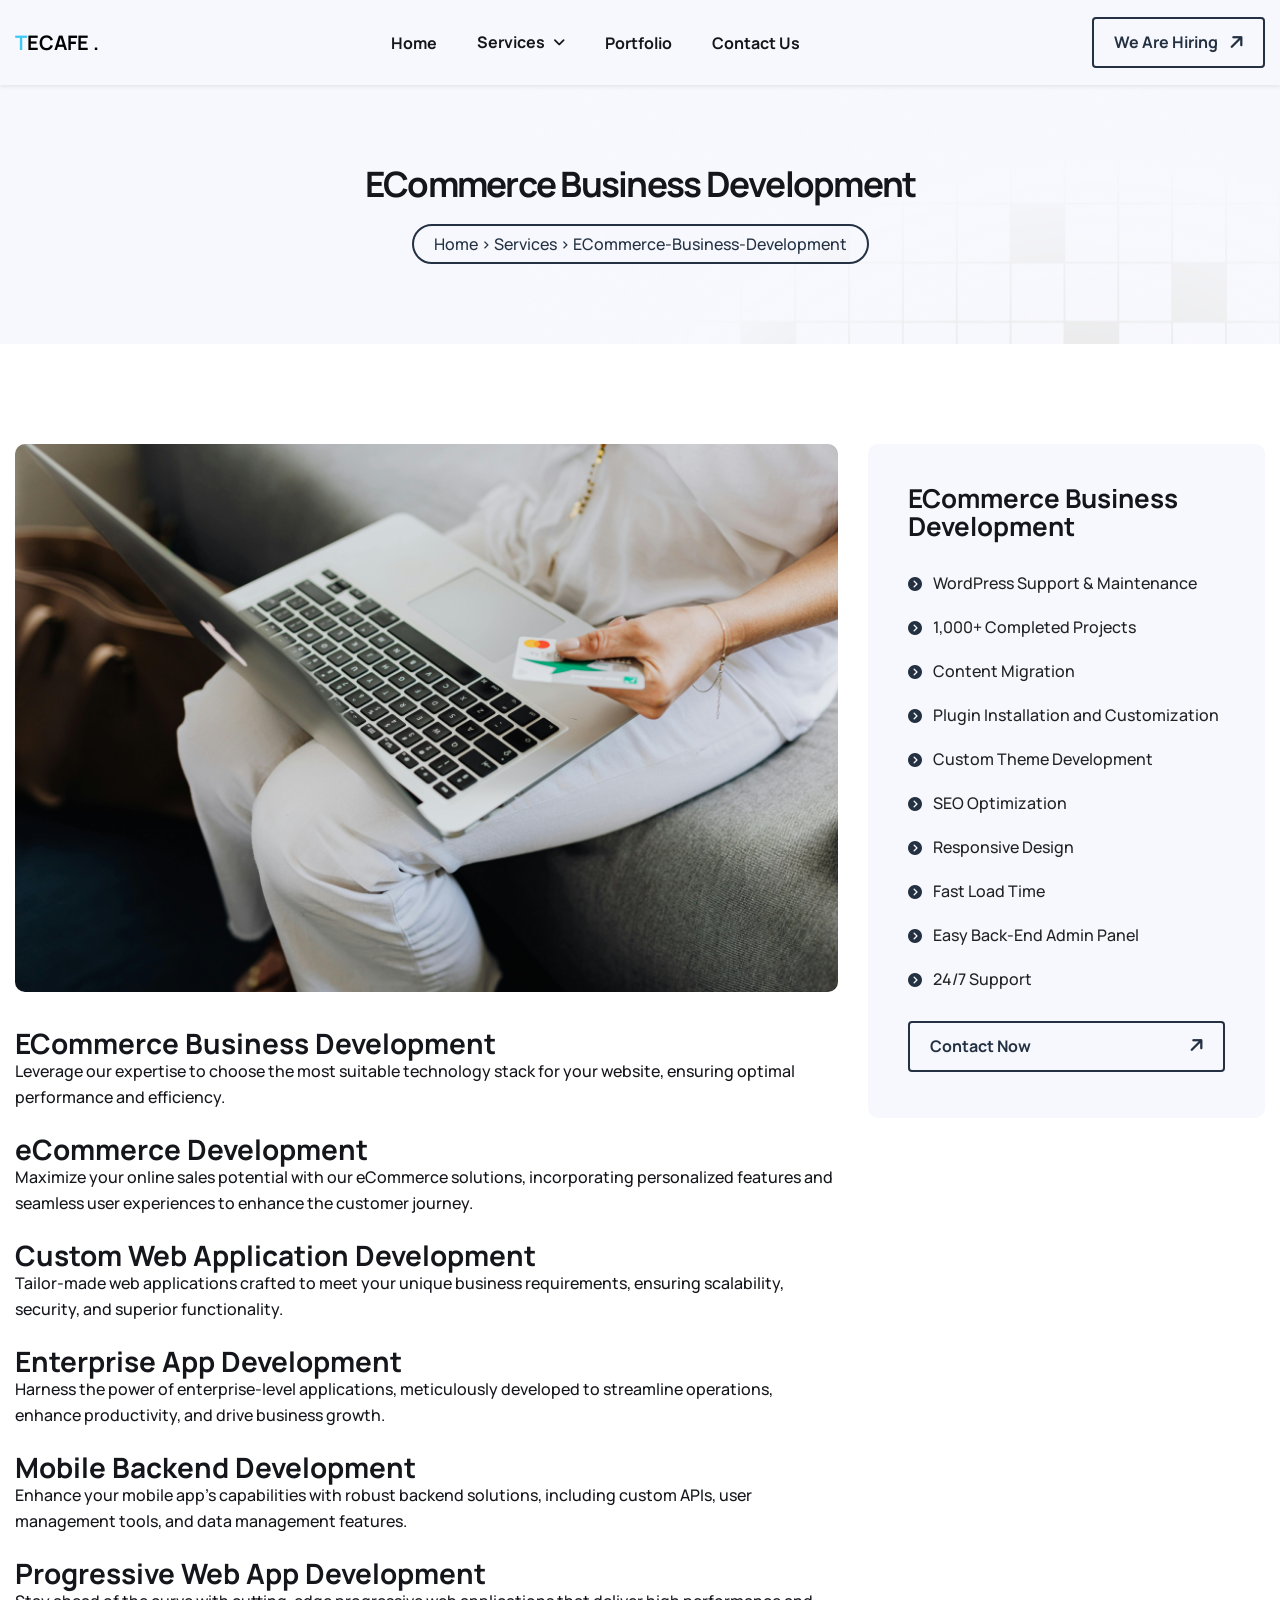
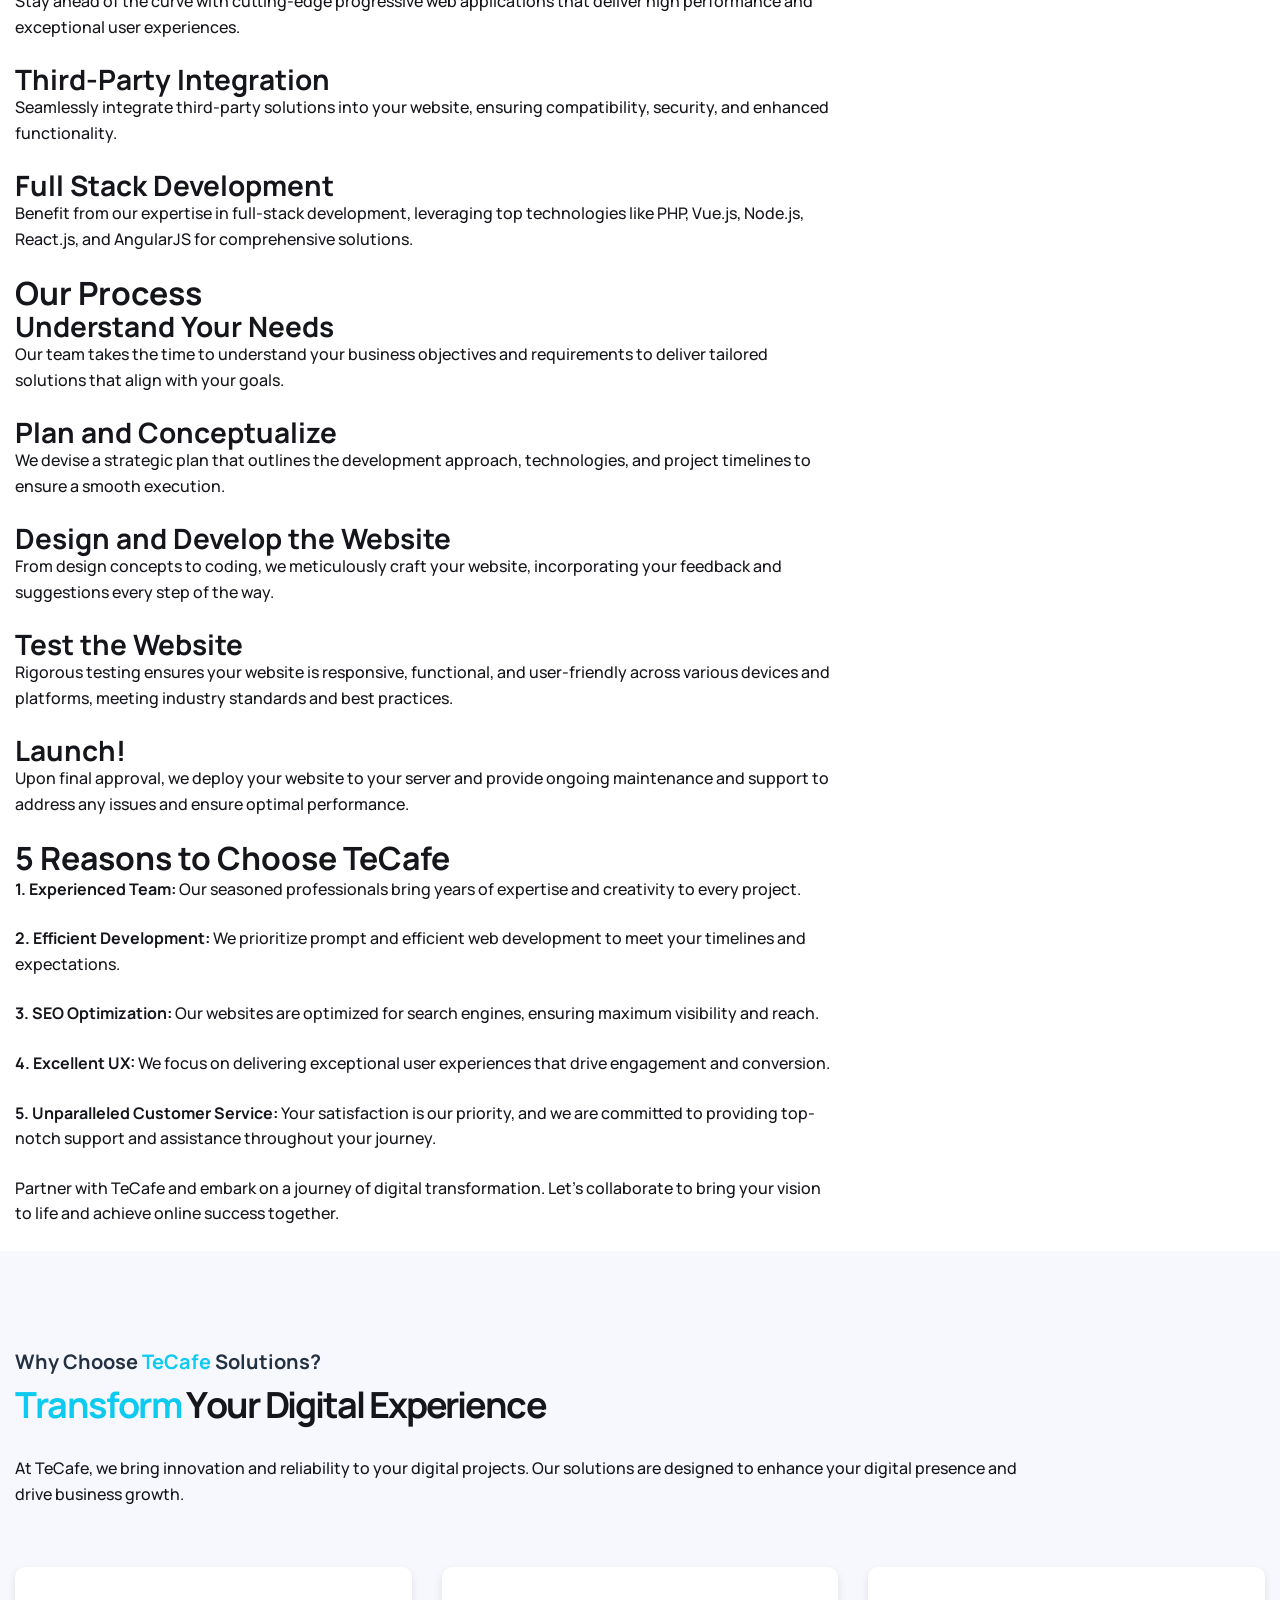
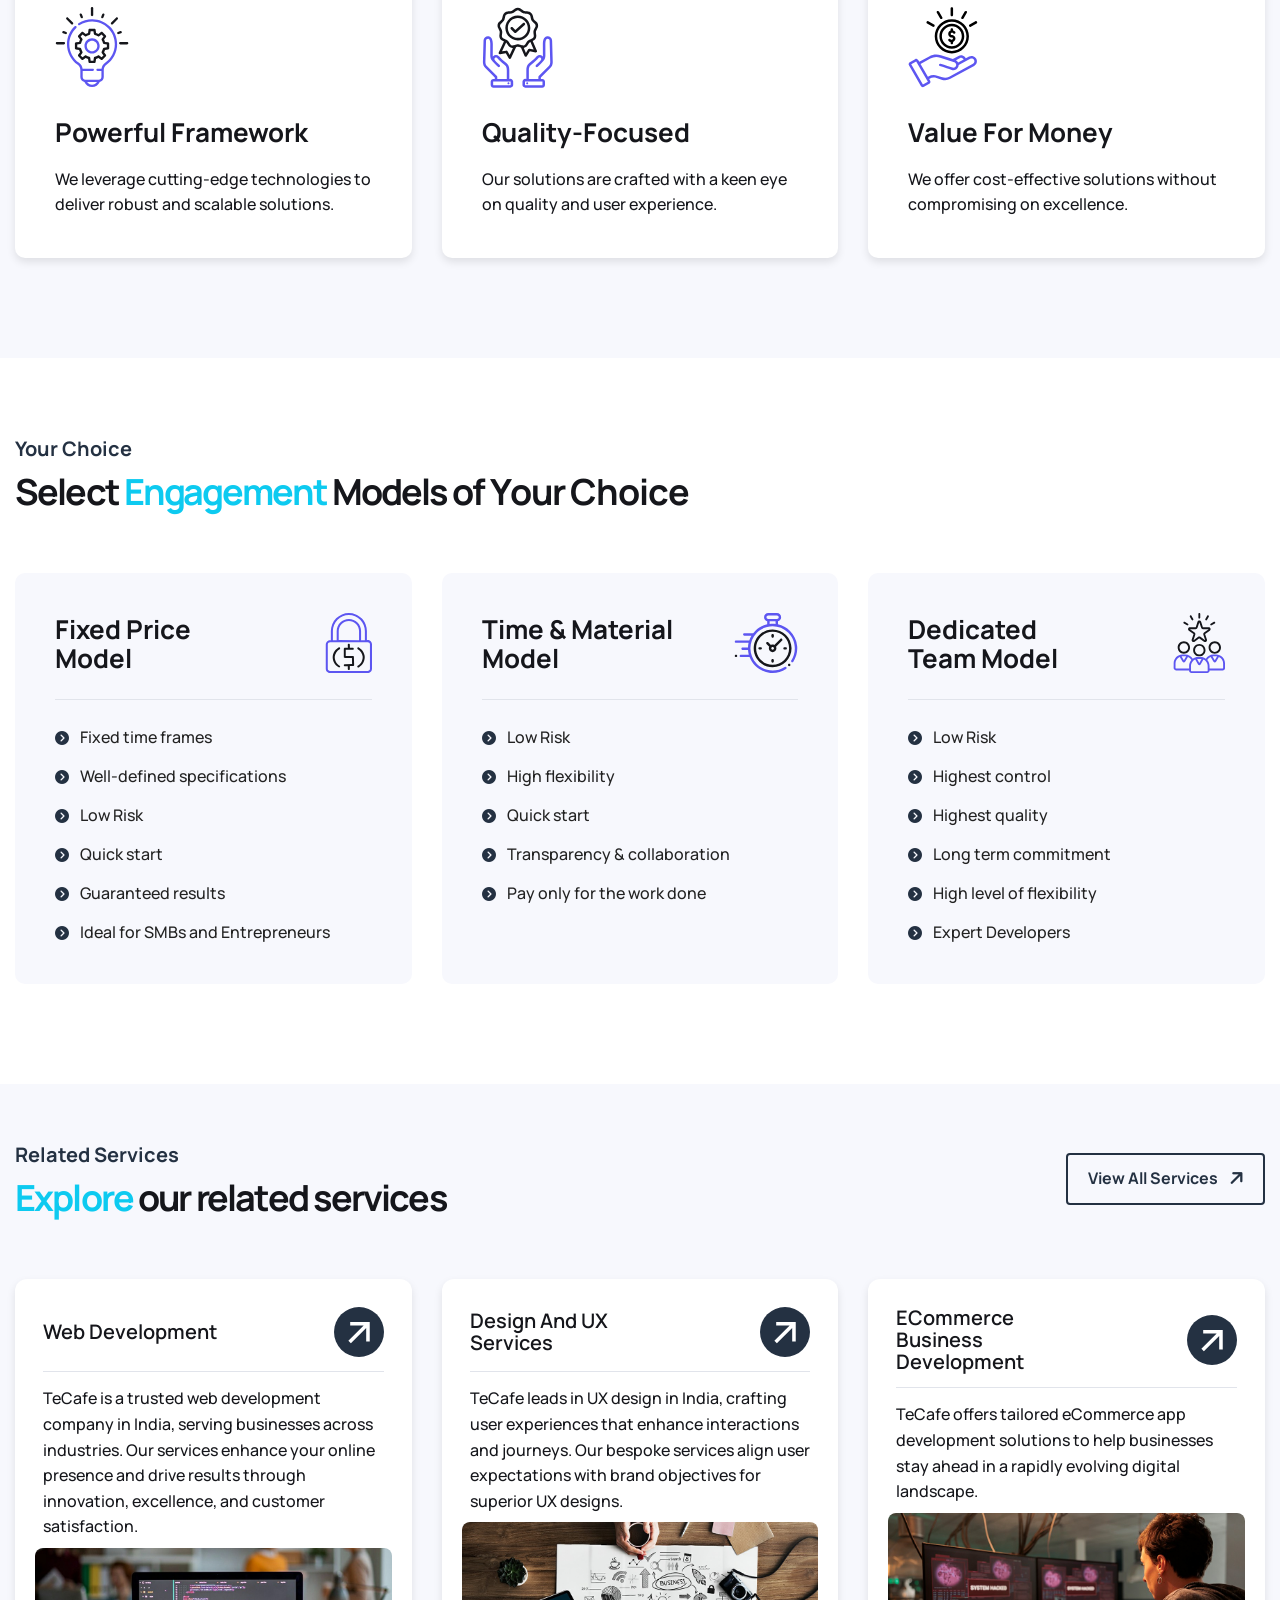
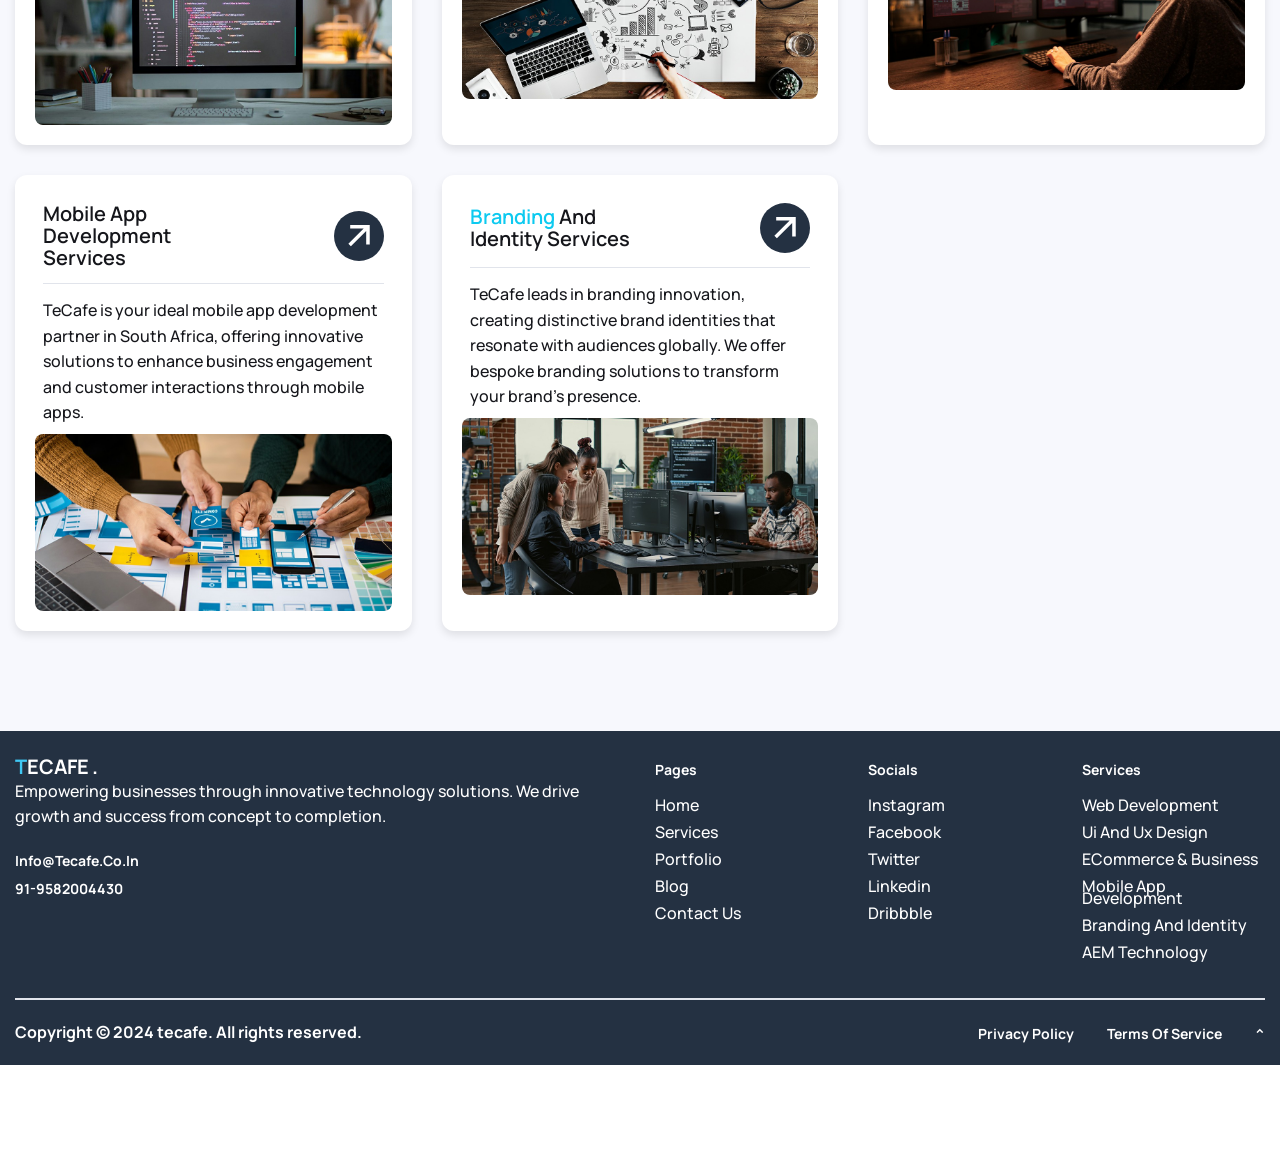
<file: services/ECommerce-Business-Development/index.html>
<!DOCTYPE html>
<html lang="zxx">

<!-- Mirrored from demo.awaikenthemes.com/html-preview/weebix/ by HTTrack Website Copier/3.x [XR&CO'2014], Fri, 07 Jun 2024 18:28:14 GMT -->
<head>
	<!-- Meta -->
	<meta charset="utf-8">
	<meta http-equiv="X-UA-Compatible" content="IE=edge">
	<meta name="viewport" content="width=device-width, initial-scale=1.0">
	<meta name="description" content="">
	<meta name="keywords" content="">
	<meta name="author" content="Awaiken">
	<!-- Page Title -->
	<title>Tecafe - IT Service And Technology</title>
	<!-- Favicon Icon -->
    <link rel="shortcut icon" type="image/x-icon" href="">
	<!-- Google Fonts Css-->
	<link rel="preconnect" href="https://fonts.googleapis.com/">
	<link rel="preconnect" href="https://fonts.gstatic.com/" crossorigin>
	<link href="https://fonts.googleapis.com/css2?family=Manrope:wght@400;500;700&amp;display=swap" rel="stylesheet">
	<!-- Bootstrap Css -->
	<link href="../../css/bootstrap.min.css" rel="stylesheet" media="screen">
	<!-- SlickNav Css -->
	<link href="../../css/slicknav.min.css" rel="stylesheet">
	<!-- Swiper Css -->
	<link rel="stylesheet" href="../../css/swiper-bundle.min.css">
	<!-- Font Awesome Icon Css-->
	<link href="../../css/all.css" rel="stylesheet" media="screen">
	<!-- Animated Css -->
	<link href="../../css/animate.css" rel="stylesheet">
	<!-- Magnific Popup Core Css File -->
	<link rel="stylesheet" href="../../css/magnific-popup.css">
	<!-- Main Custom Css -->
	<link href="../../css/custom.css" rel="stylesheet" media="screen">
</head>


<body class="tt-magic-cursor">

    <!-- Preloader Start -->
	<!-- <div class="preloader">
		<div class="loading-container">
			<div class="loading"></div>
			<div id="loading-icon">Tecafe</div>
		</div>
	</div> -->
	<!-- Preloader End -->

	<!-- Magic Cursor Start -->
	<div id="magic-cursor">
		<div id="ball"></div>
	</div>
	<!-- Magic Cursor End -->

   <!-- Header Start -->
 <header class="main-header">
    <div class="header-sticky">
        <nav class="navbar navbar-expand-lg">
            <div class="container">
                <!-- Logo Start -->
                <a class="navbar-brand" href="../../">
                    <!-- <img src="images/logo.svg" alt="Logo"> --><b> <span style="color: #3fc8f4;font-size:20px;font-weight:800px">T</span><span style="font-size:20px;font-weight:700px">E</span><span style="font-size:20px; font-weight:700px">C</span><span style="font-size:20px; font-weight:700px">A</span><span style="font-size:20px;font-weight:700px ">F</span><span style="font-size:20px;font-weight:700px ">E</span>         <span style="font-size:20px;font-weight:700px ">.</span> <!-- Vivid Magenta --></b>
                </a>
                <!-- Logo End -->

                <!-- Main Menu Start -->
                <div class="collapse navbar-collapse main-menu">
                    <div class="nav-menu-wrapper">
                        <ul class="navbar-nav mr-auto" id="menu">
                            <li class="nav-item "><a class="nav-link" href="../../">Home</a>
                               
                            </li>                                
                            <!-- <li class="nav-item"><a class="nav-link" href="about.html">about us</a></li> -->
                           
								<li class="nav-item submenu"><a class="nav-link" href="../services">Services</a>
                                    <ul>
                                        <li class="nav-item sab-menu"><a class="nav-link" href="/services/web-devlopment">Web Development</a></li>
                                        <li class="nav-item  sab-menu"><a class="nav-link" href="/services/design-and-ux-services">Design and UX </a></li>
                                        <li class="nav-item  sab-menu" ><a class="nav-link" href="/services/ECommerce-Business-Development">ECommerce Business </a></li>
                                        <li class="nav-item  sab-menu"><a class="nav-link" href="/services/Mobile-App-Development-Services">Mobile App Development </a></li>
                                        <li class="nav-item  sab-menu"><a class="nav-link" href="/services/Branding-And-Identity-Services">Branding And Identity </a></li>
                                      
                                          
                                        <li class="nav-item  sab-menu"><a class="nav-link" href="/services/AEM-Technology-Solutions">AEM Technology Solutions</a></li>
                                        <li class="nav-item  sab-menu"><a class="nav-link" href="/services/Big Data Analytics-And-Machine-Learning-Services ">Big Data Analytics And Machine Learning  </a></li>
                                    </ul>
                                </li>
                            <li class="nav-item"><a class="nav-link" href="../../portfolio">Portfolio</a></li>
                            <!-- <li class="nav-item"><a class="nav-link" href="../../blog">blog</a></li> -->
                            <li class="nav-item "><a class="nav-link" href="../../contact-us">Contact Us</a></li>  
                            <!-- <li class="nav-item submenu"><a class="nav-link" href="#">pages</a>
                                <ul>                                        
                                    <li class="nav-item"><a class="nav-link" href="service-single.html">service details</a></li>
                                    <li class="nav-item"><a class="nav-link" href="portfolio-single.html">portfolio details </a></li>
                                    <li class="nav-item"><a class="nav-link" href="blog-single.html">blog details</a></li>
                                    <li class="nav-item"><a class="nav-link" href="faqs.html">FAQ</a></li>
                                    <li class="nav-item"><a class="nav-link" href="404.html">404</a></li>
                                </ul>
                            </li> -->
                            <!-- <li class="nav-item "><a class="nav-link" href="contact-us.html">We are Hiring</a></li> 
                            <li class="nav-item "><a class="nav-link" href="contact-us.html">Contact Us</a></li>                               -->
                        </ul>
                    </div>
                    <!-- Let’s Start Button Start -->
                    <div class=" d-inline-flex">
                        <!-- <a href="contact-us.html" class="btn-default">We are Hiring</a> -->
                        <a href="../../contact-us" class="btn-default">We are Hiring</a>
                    </div>
                    <!-- Let’s Start Button End -->
                </div>
                <!-- Main Menu End -->

                <div class="navbar-toggle"></div>
            </div>
        </nav>
        <div class="responsive-menu"></div>
    </div>
</header>
<!-- Header End -->



    <!-- Page Header Start -->
	<div class="page-header">
		<div class="container">
			<div class="row">
				<div class="col-lg-12">
					<!-- Page Header Box Start -->
					<div class="page-header-box">
						<h1 class="text-anime-style-3">ECommerce Business Development</h1>
						<nav class="wow fadeInUp" data-wow-delay="0.25s">
							<ol class="breadcrumb">
								<li class="breadcrumb-item"><a href="#">Home > Services > ECommerce-Business-Development</a></li>
								<!-- <li class="breadcrumb-item"><a href="#">services > Web Development</a></li> -->
                                <!-- <li class="breadcrumb-item active" aria-current="page">Web Development</li> -->
							</ol>
						</nav>
					</div>
					<!-- Page Header Box End -->
				</div>
			</div>
		</div>
	</div>
	<!-- Page Header End -->
<!-- Single Service Page Start -->
<div class="page-service-single">
    <div class="container">
        <div class="row">
            <div class="col-lg-8">
                <!-- Service Content Start -->
                <div class="service-single-content">
                    <!-- Service Featured Image Start -->
                    <div class="service-featured-image">
                        <figure class="image-anime reveal">
                            <img src="../../images/ECommerce-Business-Development.jpg" alt="" >
                        </figure>
                    </div>
                    <!-- Service Featured Image End -->

                                  <!-- Service Entry Content Start -->
                <div class="service-entry">
                    <h3 class="wow fadeInUp" data-wow-delay="0.25s">ECommerce Business Development</h3>
                    <p class="wow fadeInUp" data-wow-delay="0.25s">Leverage our expertise to choose the most suitable technology stack for your website, ensuring optimal performance and efficiency.</p>

                    <h3 class="wow fadeInUp" data-wow-delay="0.5s">eCommerce Development</h3>
                    <p class="wow fadeInUp" data-wow-delay="0.5s">Maximize your online sales potential with our eCommerce solutions, incorporating personalized features and seamless user experiences to enhance the customer journey.</p>

                    <h3 class="wow fadeInUp" data-wow-delay="0.75s">Custom Web Application Development</h3>
                    <p class="wow fadeInUp" data-wow-delay="0.75s">Tailor-made web applications crafted to meet your unique business requirements, ensuring scalability, security, and superior functionality.</p>

                    <h3 class="wow fadeInUp" data-wow-delay="1s">Enterprise App Development</h3>
                    <p class="wow fadeInUp" data-wow-delay="1s">Harness the power of enterprise-level applications, meticulously developed to streamline operations, enhance productivity, and drive business growth.</p>

                    <h3 class="wow fadeInUp" data-wow-delay="1.25s">Mobile Backend Development</h3>
                    <p class="wow fadeInUp" data-wow-delay="1.25s">Enhance your mobile app's capabilities with robust backend solutions, including custom APIs, user management tools, and data management features.</p>

                    <h3 class="wow fadeInUp" data-wow-delay="1.5s">Progressive Web App Development</h3>
                    <p class="wow fadeInUp" data-wow-delay="1.5s">Stay ahead of the curve with cutting-edge progressive web applications that deliver high performance and exceptional user experiences.</p>

                    <h3 class="wow fadeInUp" data-wow-delay="1.75s">Third-Party Integration</h3>
                    <p class="wow fadeInUp" data-wow-delay="1.75s">Seamlessly integrate third-party solutions into your website, ensuring compatibility, security, and enhanced functionality.</p>

                    <h3 class="wow fadeInUp" data-wow-delay="2s">Full Stack Development</h3>
                    <p class="wow fadeInUp" data-wow-delay="2s">Benefit from our expertise in full-stack development, leveraging top technologies like PHP, Vue.js, Node.js, React.js, and AngularJS for comprehensive solutions.</p>

                    <h2 class="wow fadeInUp" data-wow-delay="2.25s">Our Process</h2>
                    
                    <h3 class="wow fadeInUp" data-wow-delay="2.5s">Understand Your Needs</h3>
                    <p class="wow fadeInUp" data-wow-delay="2.5s">Our team takes the time to understand your business objectives and requirements to deliver tailored solutions that align with your goals.</p>

                    <h3 class="wow fadeInUp" data-wow-delay="2.75s">Plan and Conceptualize</h3>
                    <p class="wow fadeInUp" data-wow-delay="2.75s">We devise a strategic plan that outlines the development approach, technologies, and project timelines to ensure a smooth execution.</p>

                    <h3 class="wow fadeInUp" data-wow-delay="3s">Design and Develop the Website</h3>
                    <p class="wow fadeInUp" data-wow-delay="3s">From design concepts to coding, we meticulously craft your website, incorporating your feedback and suggestions every step of the way.</p>

                    <h3 class="wow fadeInUp" data-wow-delay="3.25s">Test the Website</h3>
                    <p class="wow fadeInUp" data-wow-delay="3.25s">Rigorous testing ensures your website is responsive, functional, and user-friendly across various devices and platforms, meeting industry standards and best practices.</p>

                    <h3 class="wow fadeInUp" data-wow-delay="3.5s">Launch!</h3>
                    <p class="wow fadeInUp" data-wow-delay="3.5s">Upon final approval, we deploy your website to your server and provide ongoing maintenance and support to address any issues and ensure optimal performance.</p>

                    <h2 class="wow fadeInUp" data-wow-delay="3.75s">5 Reasons to Choose TeCafe</h2>
                    
                    <p class="wow fadeInUp" data-wow-delay="4s"><strong>1. Experienced Team:</strong> Our seasoned professionals bring years of expertise and creativity to every project.</p>
                    <p class="wow fadeInUp" data-wow-delay="4.25s"><strong>2. Efficient Development:</strong> We prioritize prompt and efficient web development to meet your timelines and expectations.</p>
                    <p class="wow fadeInUp" data-wow-delay="4.5s"><strong>3. SEO Optimization:</strong> Our websites are optimized for search engines, ensuring maximum visibility and reach.</p>
                    <p class="wow fadeInUp" data-wow-delay="4.75s"><strong>4. Excellent UX:</strong> We focus on delivering exceptional user experiences that drive engagement and conversion.</p>
                    <p class="wow fadeInUp" data-wow-delay="5s"><strong>5. Unparalleled Customer Service:</strong> Your satisfaction is our priority, and we are committed to providing top-notch support and assistance throughout your journey.</p>

                    <p class="wow fadeInUp" data-wow-delay="5.25s">Partner with TeCafe and embark on a journey of digital transformation. Let's collaborate to bring your vision to life and achieve online success together.</p>
                </div>
                <!-- Service Entry Content End -->
            </div>
            <!-- Service Content End -->
        </div>

        <div class="col-lg-4">
            <div class="service-sidebar">
                <!-- Service List Box Start -->
                <div class="services-list-box wow fadeInUp" data-wow-delay="0.5s">
                    <h3>ECommerce Business Development</h3>
                    <ul>
                        <li><a href="#">WordPress Support & Maintenance</a></li>
                        <li><a href="#">1,000+ Completed Projects</a></li>
                        <li><a href="#">Content Migration</a></li>
                        <li><a href="#">Plugin Installation and Customization</a></li>
                        <li><a href="#">Custom Theme Development</a></li>
                        <li><a href="#">SEO Optimization</a></li>
                        <li><a href="#">Responsive Design</a></li>
                        <li><a href="#">Fast Load Time</a></li>
                        <li><a href="#">Easy Back-End Admin Panel</a></li>
                        <li><a href="#">24/7 Support</a></li>
                    </ul>
                    <a href="#" class="btn-default">Contact Now</a>
                </div>
                <!-- Service List Box End -->
            </div>
        </div>
    </div>
</div>




<!-- Why Choose us Section Start -->
<div class="why-choose-us why-services">
    <div class="container">
        <div class="row section-row align-items-center">
            <div class="col-lg-10 col-md-12">
                <!-- Section Title Start -->
                <div class="section-title">
                    <h3 class="wow fadeInUp">Why Choose <span style=" color:#0dcaf0">TeCafe</span> Solutions?</h3>
                    <h2 class="text-anime-style-3"><span style=" color:#0dcaf0">Transform</span> Your Digital  Experience</h2>
                    <p class="wow fadeInUp" data-wow-delay="0.25s">At TeCafe, we bring innovation and reliability to your digital projects. Our solutions are designed to enhance your digital presence and drive business growth.</p>
                </div>
                <!-- Section Title End -->
            </div>
        </div>

        <div class="row">
            <div class="col-lg-4 col-md-6">
                <!-- Why Choose Item Start -->
                <div class="why-choose-us-item wow fadeInUp" data-wow-delay="0.25s">
                    <div class="icon-box">
                        <img src="../../../images/icon-whyus-1.svg" alt="Powerful Framework">
                    </div>
                    <h3>Powerful Framework</h3>
                    <p>We leverage cutting-edge technologies to deliver robust and scalable solutions.</p>
                </div>
                <!-- Why Choose Item End -->
            </div>

            <div class="col-lg-4 col-md-6">
                <!-- Why Choose Item Start -->
                <div class="why-choose-us-item wow fadeInUp" data-wow-delay="0.5s">
                    <div class="icon-box">
                        <img src="../../../images/icon-whyus-2.svg" alt="Quality-focused">
                    </div>
                    <h3>Quality-focused</h3>
                    <p>Our solutions are crafted with a keen eye on quality and user experience.</p>
                </div>
                <!-- Why Choose Item End -->
            </div>

            <div class="col-lg-4">
                <!-- Why Choose Item Start -->
                <div class="why-choose-us-item wow fadeInUp" data-wow-delay="0.75s">
                    <div class="icon-box">
                        <img src="../../../images/icon-whyus-3.svg" alt="Value for Money">
                    </div>
                    <h3>Value for Money</h3>
                    <p>We offer cost-effective solutions without compromising on excellence.</p>
                </div>
                <!-- Why Choose Item End -->
            </div>
        </div>
    </div>
</div>
<!-- Why Choose Us Section End -->

<!-- Your Choice Section Start -->
<div class="your-choice">
    <div class="container">
        <div class="row section-row align-items-center">
            <div class="col-lg-7 col-md-12">
                <!-- Section Title Start -->
                <div class="section-title">
                    <h3 class="wow fadeInUp">Your Choice</h3>
                    <h2 class="text-anime-style-3">Select <span style=" color:#0dcaf0">Engagement</span>  Models of Your Choice</h2>
                </div>
                <!-- Section Title End -->
            </div>
        </div>

        <div class="row">
            <div class="col-lg-4">
                <div class="your-choice-item wow fadeInUp" data-wow-delay="0.25s">
                    <div class="your-choice-title">
                        <h2>Fixed Price Model</h2>
                        <a href="#"><img src="../../../../images/icon-choice-1.svg" alt="Fixed Price Model"></a>
                    </div>
                    <ul>
                        <li><a href="#">Fixed time frames</a></li>
                        <li><a href="#">Well-defined specifications</a></li>
                        <li><a href="#">Low Risk</a></li>
                        <li><a href="#">Quick start</a></li>
                        <li><a href="#">Guaranteed results</a></li>
                        <li><a href="#">Ideal for SMBs and Entrepreneurs</a></li>
                    </ul>
                </div>
            </div>

            <div class="col-lg-4">
                <div class="your-choice-item wow fadeInUp" data-wow-delay="0.5s">
                    <div class="your-choice-title">
                        <h2>Time & Material Model</h2>
                        <a href="#"><img src="../../../../images/icon-choice-2.svg" alt="Time & Material Model"></a>
                    </div>
                    <ul>
                        <li><a href="#">Low Risk</a></li>
                        <li><a href="#">High flexibility</a></li>
                        <li><a href="#">Quick start</a></li>
                        <li><a href="#">Transparency & collaboration</a></li>
                        <li><a href="#">Pay only for the work done</a></li>
                    </ul>
                </div>
            </div>

            <div class="col-lg-4">
                <div class="your-choice-item wow fadeInUp" data-wow-delay="0.75s">
                    <div class="your-choice-title">
                        <h2>Dedicated Team Model</h2>
                        <a href="#"><img src="../../../../images/icon-choice-3.svg" alt="Dedicated Team Model"></a>
                    </div>
                    <ul>
                        <li><a href="#">Low Risk</a></li>
                        <li><a href="#">Highest control</a></li>
                        <li><a href="#">Highest quality</a></li>
                        <li><a href="#">Long term commitment</a></li>
                        <li><a href="#">High level of flexibility</a></li>
                        <li><a href="#">Expert Developers</a></li>
                    </ul>
                </div>
            </div>
        </div>
    </div>
</div>
<!-- Your Choice Section End -->

    <!-- Our Services Section Start -->
    <div class="our-services">
        <div class="container">
            <div class="row section-row align-items-center">
                <div class="col-lg-7 col-md-7">
                    <!-- Section Title Start -->
                    <div class="section-title">
                        <h3 class="wow fadeInUp">related services</h3>
                        <h2 class="text-anime-style-3"><span style=" color:#0dcaf0">Explore</span> our related services</h2>
                    </div>
                    <!-- Section Title End -->
                </div>

                <div class="col-lg-5 col-md-5">
                    <!-- Section Btn Start -->
                    <div class="section-btn">
                        <a href="#" class="btn-default wow fadeInUp" data-wow-delay="0.25s">view all services</a>
                    </div>
                    <!-- Section Btn End -->
                </div>
            </div>

            <div class="row">
                <div class="col-lg-4 col-md-6">
                    <!-- Service Item Start -->
                <div class="service-item wow fadeInUp" data-wow-delay="0.25s">
                    <div class="service-content">
                        <div class="service-content-title">
                            <h2>web development</h2>
                            <a href="/services/web-devlopment"><img src="../../images/arrow.svg" alt=""></a>
                        </div>
                        <p>TeCafe is a trusted web development company in India, serving businesses across industries. Our services enhance your online presence and drive results through innovation, excellence, and customer satisfaction.</p>                            
                    </div>
                    <div class="service-image">
                        <figure class="image-anime">
                            <img src="../../images/service-img-1.jpg" alt="">
                        </figure>
                    </div>
                </div>
                <!-- Service Item End -->
            </div>

            <div class="col-lg-4 col-md-6">
                <!-- Service Item Start -->
                <div class="service-item wow fadeInUp" data-wow-delay="0.5s">
                    <div class="service-content">
                        <div class="service-content-title">
                            <h2>Design and UX Services</h2>
                            <a href="/services/design-and-ux-services"><img src="../../images/arrow.svg" alt=""></a>
                        </div>
                        <p>TeCafe leads in UX design in India, crafting user experiences that enhance interactions and journeys. Our bespoke services align user expectations with brand objectives for superior UX designs.</p>
                    </div>
                    <div class="service-image">
                        <figure class="image-anime">
                            <img src="../../images/service-img-2.jpg" alt="">
                        </figure>
                    </div>
                </div>
                <!-- Service Item End -->
            </div>

            <div class="col-lg-4 col-md-6">
                <!-- Service Item Start -->
                <div class="service-item wow fadeInUp" data-wow-delay="0.75s">
                    <div class="service-content">
                        <div class="service-content-title">
                            <h2>eCommerce Business Development</h2>
                            <a href="/services/ECommerce-Business-Development"><img src="../../images/arrow.svg" alt=""></a>
                        </div>
                        <p>TeCafe offers tailored eCommerce app development solutions to help businesses stay ahead in a rapidly evolving digital landscape.</p>
                    </div>
                    <div class="service-image">
                        <figure class="image-anime">
                            <img src="../../images/service-img-3.jpg" alt="">
                        </figure>
                    </div>
                </div>
                <!-- Service Item End -->
            </div>

            <div class="col-lg-4 col-md-6">
                <!-- Service Item Start -->
                <div class="service-item wow fadeInUp" data-wow-delay="1s">
                    <div class="service-content">
                        <div class="service-content-title">
                            <h2>Mobile App Development Services</h2>
                            <a href="/services/Mobile-App-Development-Services"><img src="../../images/arrow.svg" alt=""></a>
                        </div>
                        <p>TeCafe is your ideal mobile app development partner in South Africa, offering innovative solutions to enhance business engagement and customer interactions through mobile apps.</p>
                    </div>                        
                    <div class="service-image">
                        <figure class="image-anime">
                            <img src="../../images/service-img-4.jpg" alt="">
                        </figure>
                    </div>
                </div>
                <!-- Service Item End -->
            </div>

            <div class="col-lg-4 col-md-6">
                <!-- Service Item Start -->
                <div class="service-item wow fadeInUp" data-wow-delay="1.25s">
                    <div class="service-content">
                        <div class="service-content-title">
                            <h2> <span style=" color:#0dcaf0">Branding</span> and Identity Services</h2>
                            <a href="/services/Branding-And-Identity-Services"><img src="../../images/arrow.svg" alt=""></a>
                        </div>
                        <p>TeCafe leads in branding innovation, creating distinctive brand identities that resonate with audiences globally. We offer bespoke branding solutions to transform your brand's presence.</p>
                    </div>
                    <div class="service-image">
                        <figure class="image-anime">
                            <img src="../../images/service-img-5.jpg" alt="">
                        </figure>
                    </div>
                </div>
                <!-- Service Item End -->
            </div>
            </div>
        </div>
    </div>
    <!-- Our Services Section End -->

    



    <!-- Footer Start -->
	<footer class="main-footer">
        <div class="container">
			<div class="row">
				<div class="col-md-12">
					<!-- Mega Footer Start -->
					<div class="mega-footer mega-footer-bg ">
						<div class="row">
							<div class="col-lg-6 col-md-12">
								<!-- Footer About Start -->
								<div class="footer-about">
									<figure>
										<!-- <img src="images/logo.svg" alt="Logo"> --><b> <span style="color: #3fc8f4;font-size:20px;font-weight:700px">T</span><span style="font-size:20px;font-weight:700px">E</span><span style="font-size:20px; font-weight:700px">C</span><span style="font-size:20px; font-weight:700px">A</span><span style="font-size:20px;font-weight:700px ">F</span><span style="font-size:20px;font-weight:700px ">E</span>         <span style="font-size:20px;font-weight:700px ">.</span> <!-- Vivid Magenta --></b>
									</figure>
									<p class="text-color">Empowering businesses through innovative technology solutions. We drive growth and success from concept to completion.</p>
                                    <ul>
                                        <li><a href="#">info@tecafe.co.in</a></li>
                                        <li><a href="#">91-9582004430</a></li>
                                    </ul>
								</div>
								<!-- Footer About End -->
							</div>

							<div class="col-lg-2 col-md-4">
								<!-- Footer Links Start -->
								<div class="footer-links">
									<h2>pages</h2>
									<ul>
										<li><a href="../..">Home</a></li>
										<li><a href="../..service/">Services</a></li>
										<li><a href="../..portfolio">Portfolio</a></li>
										<li><a href="../..Blog">Blog</a></li>
										<li><a href="../../contact-us/">Contact Us</a></li>
									</ul>
								</div>
								<!-- Footer Links End -->
							</div>

							<div class="col-lg-2 col-md-4">
								<!-- Footer Links Start -->
								<div class="footer-links">
									<h2>Socials</h2>
									<ul>
										<li><a href="#">instagram</a></li>
										<li><a href="#">facebook</a></li>
										<li><a href="#">twitter</a></li>
										<li><a href="#">linkedin</a></li>
                                        <li><a href="#">dribbble</a></li>
									</ul>
								</div>
								<!-- Footer Links End -->
							</div>

							<div class="col-lg-2 col-md-4">
								<!-- Footer Links Start -->
								<div class="footer-links">
									<h2>services</h2>
									<ul>
										<li><a href="/services/web-devlopment">web development</a></li>
										<li><a href="/services/design-and-ux-services">Ui and Ux Design</a></li>
										<li><a href="/services/ECommerce-Business-Development">ECommerce & Business </a></li>
										<li><a href="/services/Mobile-App-Development-Services">mobile app development</a></li>
										<li><a href="/services/Branding-And-Identity-Services">Branding And Identity</a></li>
                                        <li><a href="/services/AEM-Technology-Solutions">AEM Technology </a></li>
									
                                    
                                        </ul>
								</div>
								<!-- Footer Links End -->
							</div>
						</div>
					</div>
					<!-- Mega Footer End -->

					<!-- Copyright Footer Start -->
					<div class="footer-copyright">
                        <div class="row align-items-center">
                            <div class="col-lg-6">
                                <!-- Footer Copyright Content Start -->
								<div class="footer-copyright-text">
									<p><b>Copyright © 2024 tecafe. All rights reserved.</b></p>
								</div>
								<!-- Footer Copyright Content End -->
                            </div>
                            <div class="col-lg-6">
                                <!-- Footer Policy Links Start -->
                                <div class="footer-policy-links">
                                    <ul>
                                        <li><a href="#">privacy policy</a></li>
                                        <li><a href="#">terms of service</a></li>
                                        <li class="highlighted"><a href="#top">^</a></li>
                                    </ul>
                                </div>
                                <!-- Footer Policy Links End -->
                            </div>
                        </div>						
					</div>
					<!-- Copyright Footer End -->
				</div>
			</div>
		</div>
    </footer>
    <!-- Footer End -->
    <!-- Jquery Library File -->
    <script src="../../js/jquery-3.7.1.min.js"></script>
    <!-- Bootstrap js file -->
    <script src="../../js/bootstrap.min.js"></script>
    <!-- Validator js file -->
    <script src="../../js/validator.min.js"></script>
    <!-- SlickNav js file -->
    <script src="../../js/jquery.slicknav.js"></script>
    <!-- Swiper js file -->
    <script src="../../js/swiper-bundle.min.js"></script>
    <!-- Counter js file -->
    <script src="../../js/jquery.waypoints.min.js"></script>
    <script src="../../js/jquery.counterup.min.js"></script>
    <!-- Isotop js file -->
	<script src="../../js/isotope.min.js"></script>
    <!-- Magnific js file -->
    <script src="../../js/jquery.magnific-popup.min.js"></script>
    <!-- SmoothScroll -->
    <script src="../../js/SmoothScroll.js"></script>
    <!-- MagicCursor js file -->
    <script src="../../js/gsap.min.js"></script>
    <script src="../../js/magiccursor.js"></script>
    <!-- Text Effect js file -->
	<script src="../../js/SplitText.js"></script>
    <script src="../../js/ScrollTrigger.min.js"></script>
    <!-- Wow js file -->
    <script src="../../js/wow.js"></script>
    <!-- Main Custom js file -->
    <script src="../../js/function.js"></script>
</body>

<!-- Mirrored from demo.awaikenthemes.com/html-preview/weebix/service-single.html by HTTrack Website Copier/3.x [XR&CO'2014], Fri, 07 Jun 2024 18:28:37 GMT -->
</html>
</file>
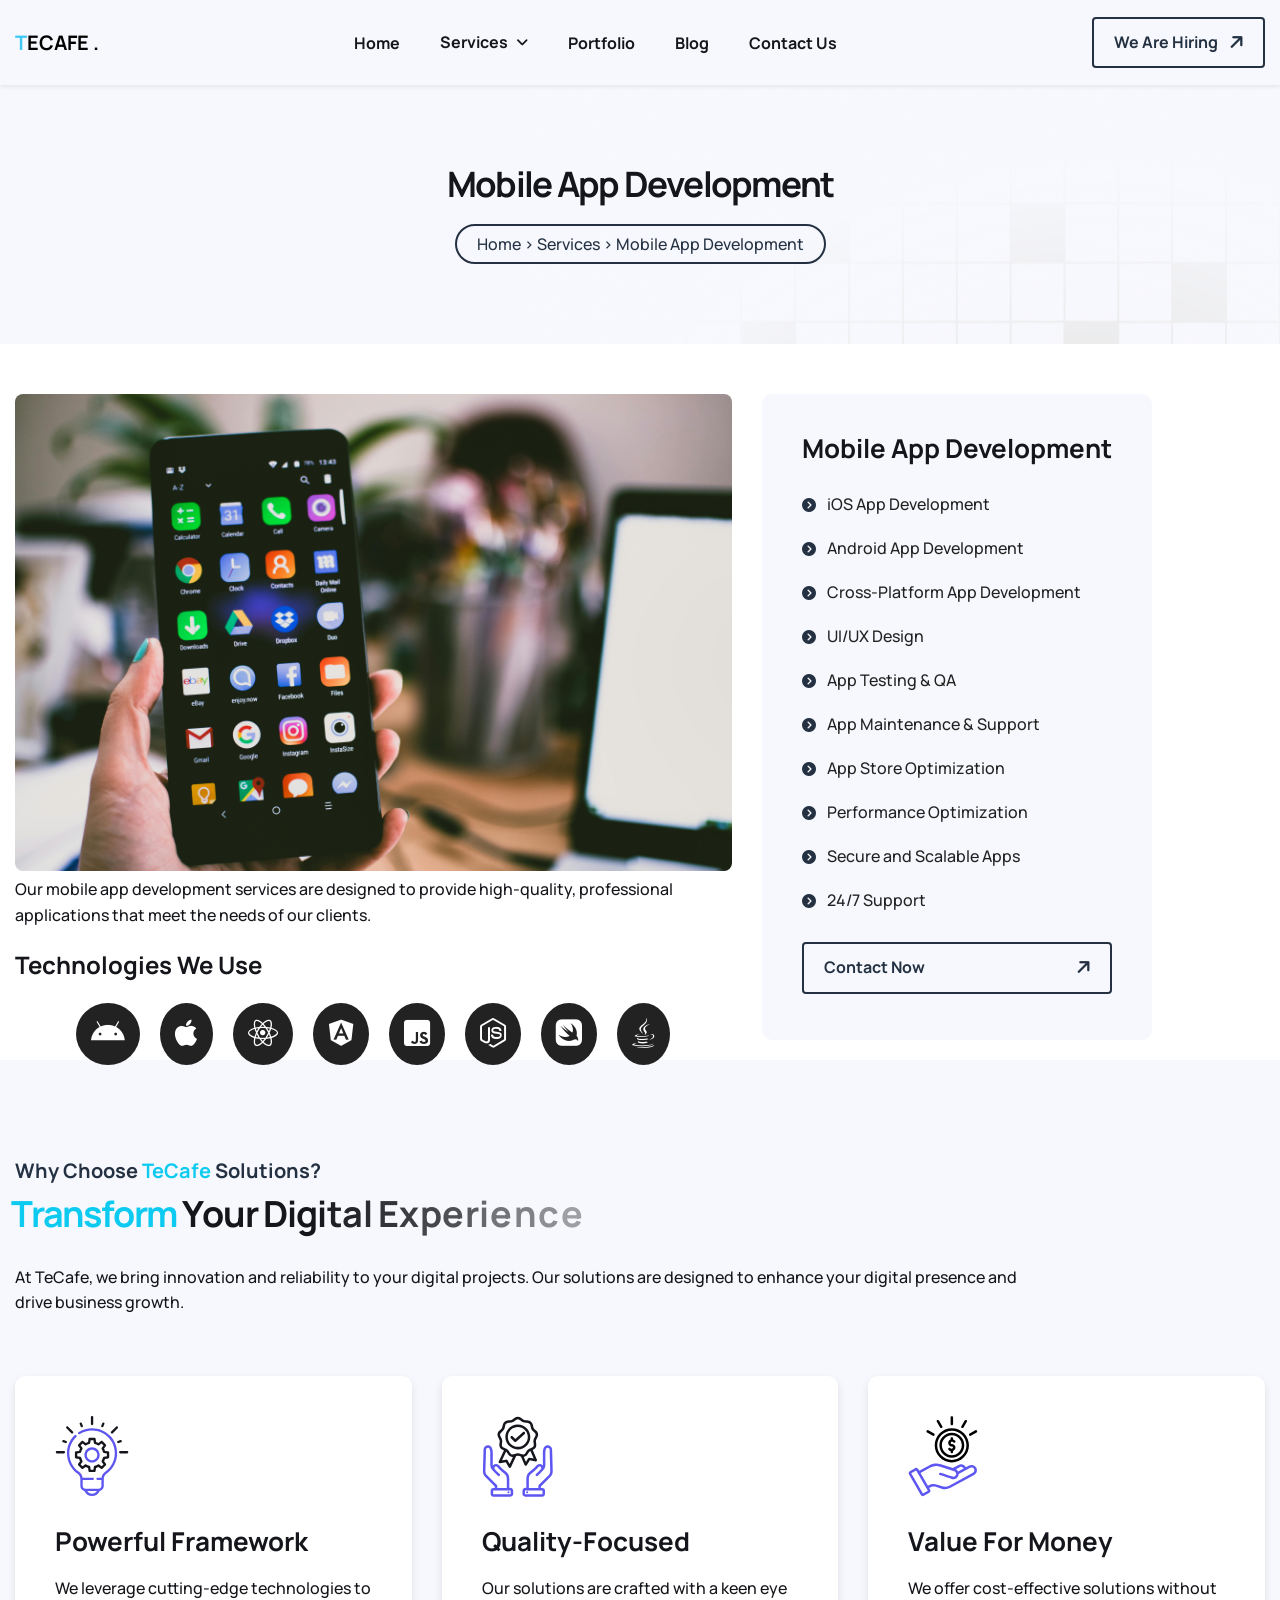
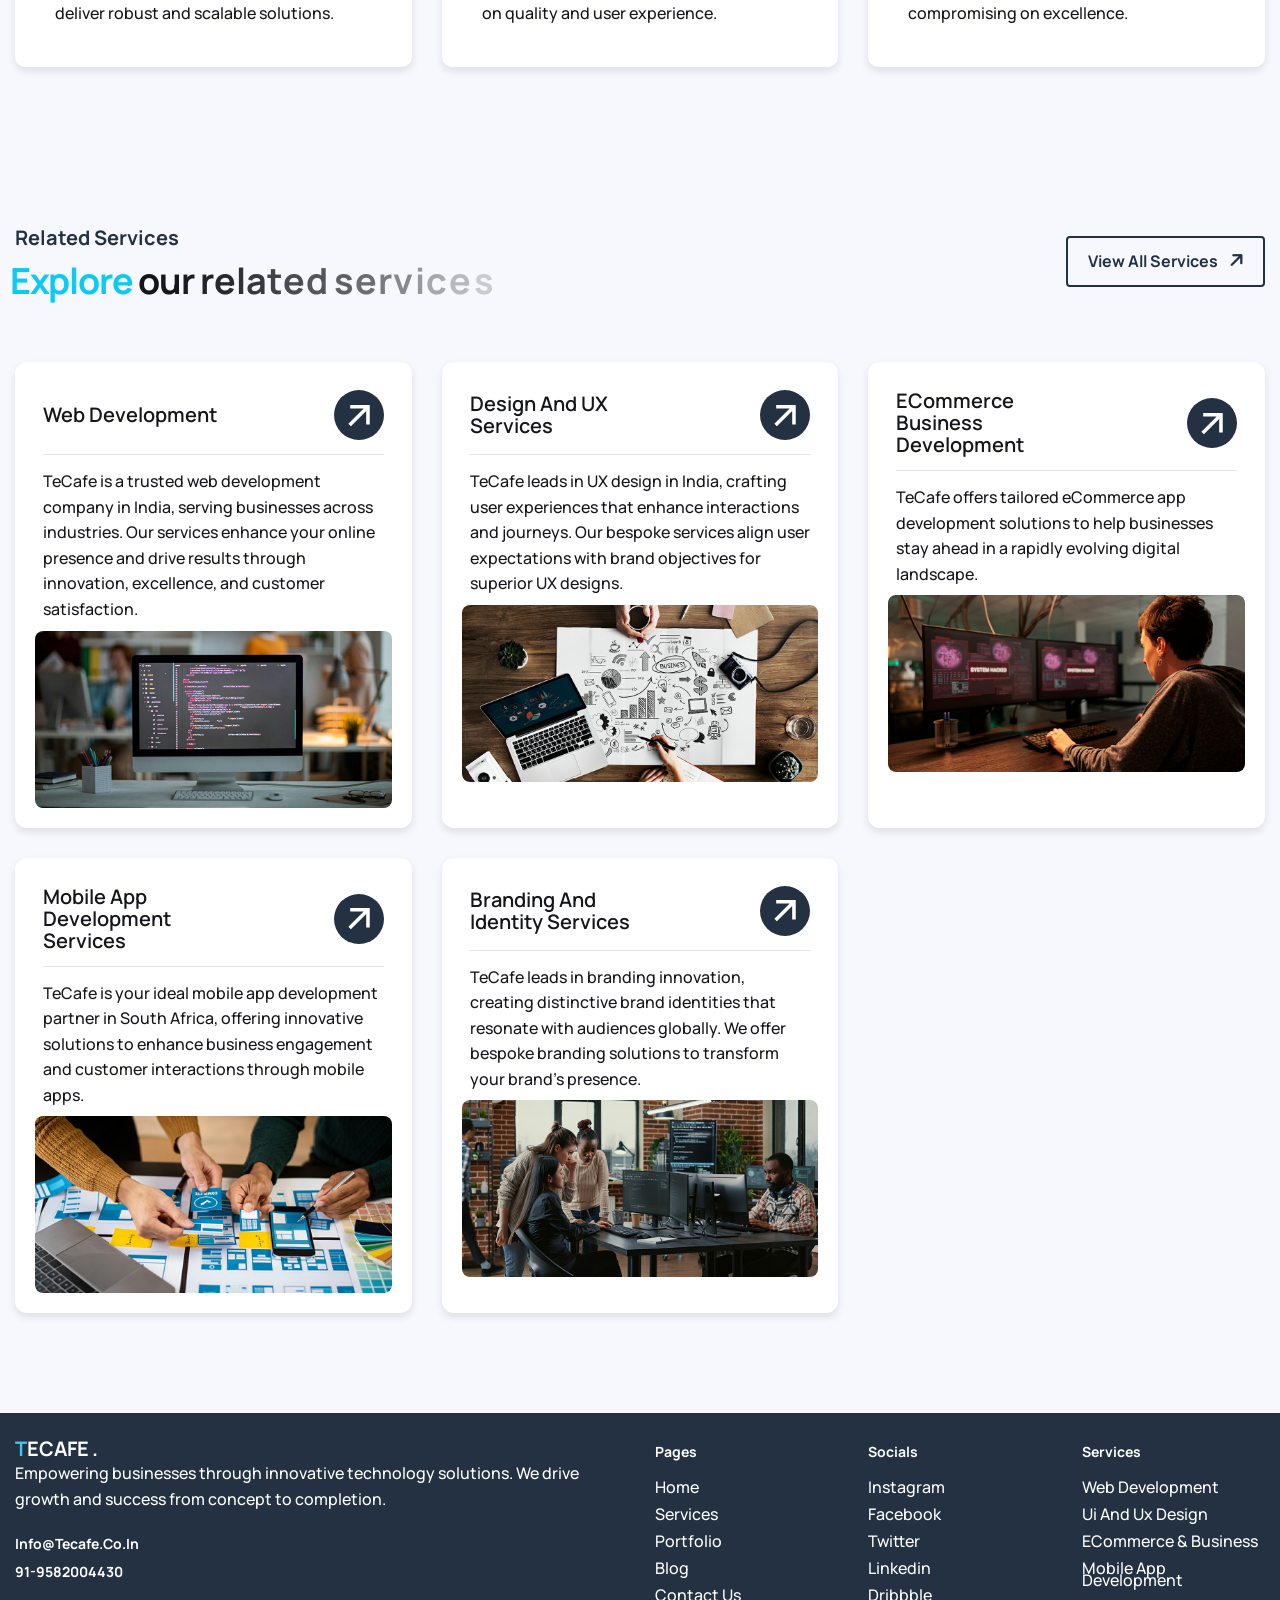
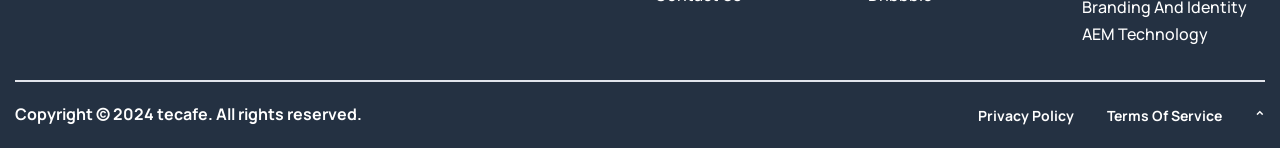
<file: services/Mobile-App-Development-Services/index.html>
<!DOCTYPE html>
<html lang="zxx">

<!-- Mirrored from demo.awaikenthemes.com/html-preview/weebix/ by HTTrack Website Copier/3.x [XR&CO'2014], Fri, 07 Jun 2024 18:28:14 GMT -->
<head>
	<!-- Meta -->
	<meta charset="utf-8">
	<meta http-equiv="X-UA-Compatible" content="IE=edge">
	<meta name="viewport" content="width=device-width, initial-scale=1.0">
	<meta name="description" content="">
	<meta name="keywords" content="">
	<meta name="author" content="Awaiken">
	<!-- Page Title -->
	<title>Tecafe - IT Service And Technology</title>
	<!-- Favicon Icon -->
	<link rel="shortcut icon" type="image/x-icon" href="">
	<!-- Google Fonts Css-->
	<link rel="preconnect" href="https://fonts.googleapis.com/">
	<link rel="preconnect" href="https://fonts.gstatic.com/" crossorigin>
	<link href="https://fonts.googleapis.com/css2?family=Manrope:wght@400;500;700&amp;display=swap" rel="stylesheet">
	<!-- Bootstrap Css -->
	<link href="../../css/bootstrap.min.css" rel="stylesheet" media="screen">
	<!-- SlickNav Css -->
	<link href="../../css/slicknav.min.css" rel="stylesheet">
	<!-- Swiper Css -->
	<link rel="stylesheet" href="../../css/swiper-bundle.min.css">
	<!-- Font Awesome Icon Css-->
	<link href="../../css/all.css" rel="stylesheet" media="screen">
	<!-- Animated Css -->
	<link href="../../css/animate.css" rel="stylesheet">
	<!-- Magnific Popup Core Css File -->
	<link rel="stylesheet" href="../../css/magnific-popup.css">
	<!-- Main Custom Css -->
	<link href="../../css/custom.css" rel="stylesheet" media="screen">
</head>


<body class="tt-magic-cursor">

    <!-- Preloader Start -->
	<!-- <div class="preloader">
		<div class="loading-container">
			<div class="loading"></div>
			<div id="loading-icon">Tecafe</div>
		</div>
	</div> -->
	<!-- Preloader End -->

	<!-- Magic Cursor Start -->
	<div id="magic-cursor">
		<div id="ball"></div>
	</div>
	<!-- Magic Cursor End -->
 <!-- Header Start -->
 <header class="main-header">
    <div class="header-sticky">
        <nav class="navbar navbar-expand-lg">
            <div class="container">
                <!-- Logo Start -->
                <a class="navbar-brand" href="../../">
                    <!-- <img src="images/logo.svg" alt="Logo"> --><b> <span style="color: #3fc8f4;font-size:20px;font-weight:800px">T</span><span style="font-size:20px;font-weight:700px">E</span><span style="font-size:20px; font-weight:700px">C</span><span style="font-size:20px; font-weight:700px">A</span><span style="font-size:20px;font-weight:700px ">F</span><span style="font-size:20px;font-weight:700px ">E</span>         <span style="font-size:20px;font-weight:700px ">.</span> <!-- Vivid Magenta --></b>
                </a>
                <!-- Logo End -->

                <!-- Main Menu Start -->
                <div class="collapse navbar-collapse main-menu">
                    <div class="nav-menu-wrapper">
                        <ul class="navbar-nav mr-auto" id="menu">
                            <li class="nav-item "><a class="nav-link" href="../../">Home</a>
                               
                            </li>                                
                            <!-- <li class="nav-item"><a class="nav-link" href="about.html">about us</a></li> -->
                            <li class="nav-item submenu"><a class="nav-link" href="./service">Services</a>
                                <ul>
                                    <li class="nav-item sab-menu"><a class="nav-link" href="/services/web-devlopment">Web Development</a></li>
                                    <li class="nav-item  sab-menu"><a class="nav-link" href="/services/design-and-ux-services">Design and UX </a></li>
                                    <li class="nav-item  sab-menu" ><a class="nav-link" href="/services/ECommerce-Business-Development">ECommerce Business </a></li>
                                    <li class="nav-item  sab-menu"><a class="nav-link" href="/services/Mobile-App-Development-Services">Mobile App Development </a></li>
                                    <li class="nav-item  sab-menu"><a class="nav-link" href="/services/Branding-And-Identity-Services">Branding And Identity </a></li>
                                  
                                      
                                    <li class="nav-item  sab-menu"><a class="nav-link" href="/services/AEM-Technology-Solutions">AEM Technology Solutions</a></li>
                                    <li class="nav-item  sab-menu"><a class="nav-link" href="/services/Big Data Analytics-And-Machine-Learning-Services ">Big Data Analytics And Machine Learning  </a></li>
                                </ul>
                            </li>
                            <li class="nav-item"><a class="nav-link" href="../../portfolio">Portfolio</a></li>
                            <li class="nav-item"><a class="nav-link" href="../../blog">blog</a></li>
                            <li class="nav-item "><a class="nav-link" href="../../contact-us">Contact Us</a></li>  
                            <!-- <li class="nav-item submenu"><a class="nav-link" href="#">pages</a>
                                <ul>                                        
                                    <li class="nav-item"><a class="nav-link" href="service-single.html">service details</a></li>
                                    <li class="nav-item"><a class="nav-link" href="portfolio-single.html">portfolio details </a></li>
                                    <li class="nav-item"><a class="nav-link" href="blog-single.html">blog details</a></li>
                                    <li class="nav-item"><a class="nav-link" href="faqs.html">FAQ</a></li>
                                    <li class="nav-item"><a class="nav-link" href="404.html">404</a></li>
                                </ul>
                            </li> -->
                            <!-- <li class="nav-item "><a class="nav-link" href="contact-us.html">We are Hiring</a></li> 
                            <li class="nav-item "><a class="nav-link" href="contact-us.html">Contact Us</a></li>                               -->
                        </ul>
                    </div>
                    <!-- Let’s Start Button Start -->
                    <div class=" d-inline-flex">
                        <!-- <a href="contact-us.html" class="btn-default">We are Hiring</a> -->
                        <a href="../../contact-us" class="btn-default">We are Hiring</a>
                    </div>
                    <!-- Let’s Start Button End -->
                </div>
                <!-- Main Menu End -->

                <div class="navbar-toggle"></div>
            </div>
        </nav>
        <div class="responsive-menu"></div>
    </div>
</header>
<!-- Header End -->



    <!-- Page Header Start -->
	<div class="page-header">
		<div class="container">
			<div class="row">
				<div class="col-lg-12">
					<!-- Page Header Box Start -->
					<div class="page-header-box">
						<h1 class="text-anime-style-3">Mobile App Development</h1>
						<nav class="wow fadeInUp" data-wow-delay="0.10s">
							<ol class="breadcrumb">
								<li class="breadcrumb-item"><a href="#">Home > Services > Mobile App Development</a></li>
								<!-- <li class="breadcrumb-item"><a href="#">services > Web Development</a></li> -->
                                <!-- <li class="breadcrumb-item active" aria-current="page">Web Development</li> -->
							</ol>
						</nav>
					</div>
					<!-- Page Header Box End -->
				</div>
			</div>
		</div>
	</div>
    <div class="service-page">
        <div class="service-container">
            <div class="container">
                <div class="row align-items-stretch">
                    <div class="col-lg-7">
                        <!-- About Us Image Start -->
                        <div class="image-container">
                            <figure class="image-anime reveal">
                                <img src="../../images/mobile-devlopment.jpg" alt="Mobile App Development Image" class="styled-image">
                            </figure>
                            <p>Our mobile app development services are designed to provide high-quality, professional applications that meet the needs of our clients.</p>
                            <div class="technology-icons">
                                <h4>Technologies We Use</h4>
                                <br>
                                <div class="icons">
                                    <div class="icon-item">
                                        <i class="fab fa-android" title="Android"></i>
                                    </div>
                                    <div class="icon-item">
                                        <i class="fab fa-apple" title="iOS"></i>
                                    </div>
                                    <div class="icon-item">
                                        <i class="fab fa-react" title="React Native"></i>
                                    </div>
                                    <div class="icon-item">
                                        <i class="fab fa-angular" title="Angular"></i>
                                    </div>
                                    <div class="icon-item">
                                        <i class="fab fa-js-square" title="JavaScript"></i>
                                    </div>
                                    <div class="icon-item">
                                        <i class="fab fa-node-js" title="Node.js"></i>
                                    </div>
                                    <div class="icon-item">
                                        <i class="fab fa-swift" title="Swift"></i>
                                    </div>
                                    <div class="icon-item">
                                        <i class="fab fa-java" title="Java"></i>
                                    </div>
                                </div>
                            </div>
                        </div>
                    </div>
                    <div class="col-lg-5 d-flex align-items-center">
                        <div class="services-list-box wow fadeInUp" data-wow-delay="0.5s">
                            <h3>Mobile App Development</h3>
                            <ul>
                                <li><a href="#">iOS App Development</a></li>
                                <li><a href="#">Android App Development</a></li>
                                <li><a href="#">Cross-Platform App Development</a></li>
                                <li><a href="#">UI/UX Design</a></li>
                                <li><a href="#">App Testing & QA</a></li>
                                <li><a href="#">App Maintenance & Support</a></li>
                                <li><a href="#">App Store Optimization</a></li>
                                <li><a href="#">Performance Optimization</a></li>
                                <li><a href="#">Secure and Scalable Apps</a></li>
                                <li><a href="#">24/7 Support</a></li>
                            </ul>
                            <a href="#" class="btn-default">Contact Now</a>
                        </div>
                    </div>
                </div>
            </div>
        </div>
    </div>

<!-- Why Choose us Section Start -->
<div class="why-choose-us why-services">
    <div class="container">
        <div class="row section-row align-items-center">
            <div class="col-lg-10 col-md-12">
                <!-- Section Title Start -->
                <div class="section-title">
                    <h3 class="wow fadeInUp">Why Choose <span style=" color:#0dcaf0">TeCafe</span> Solutions?</h3>
                    <h2 class="text-anime-style-3"><span style=" color:#0dcaf0">Transform</span> Your Digital  Experience</h2>
                    <p class="wow fadeInUp" data-wow-delay="0.25s">At TeCafe, we bring innovation and reliability to your digital projects. Our solutions are designed to enhance your digital presence and drive business growth.</p>
                </div>
                <!-- Section Title End -->
            </div>
        </div>

        <div class="row">
            <div class="col-lg-4 col-md-6">
                <!-- Why Choose Item Start -->
                <div class="why-choose-us-item wow fadeInUp" data-wow-delay="0.25s">
                    <div class="icon-box">
                        <img src="../../images/icon-whyus-1.svg" alt="Powerful Framework">
                    </div>
                    <h3>Powerful Framework</h3>
                    <p>We leverage cutting-edge technologies to deliver robust and scalable solutions.</p>
                </div>
                <!-- Why Choose Item End -->
            </div>

            <div class="col-lg-4 col-md-6">
                <!-- Why Choose Item Start -->
                <div class="why-choose-us-item wow fadeInUp" data-wow-delay="0.5s">
                    <div class="icon-box">
                        <img src="../../images/icon-whyus-2.svg" alt="Quality-focused">
                    </div>
                    <h3>Quality-focused</h3>
                    <p>Our solutions are crafted with a keen eye on quality and user experience.</p>
                </div>
                <!-- Why Choose Item End -->
            </div>

            <div class="col-lg-4">
                <!-- Why Choose Item Start -->
                <div class="why-choose-us-item wow fadeInUp" data-wow-delay="0.75s">
                    <div class="icon-box">
                        <img src="../../images/icon-whyus-3.svg" alt="Value for Money">
                    </div>
                    <h3>Value for Money</h3>
                    <p>We offer cost-effective solutions without compromising on excellence.</p>
                </div>
                <!-- Why Choose Item End -->
            </div>
        </div>
    </div>
</div>
<!-- Why Choose Us Section End -->


    <!-- Our Services Section Start -->
    <div class="our-services">
        <div class="container">
            <div class="row section-row align-items-center">
                <div class="col-lg-7 col-md-7">
                    <!-- Section Title Start -->
                    <div class="section-title">
                        <h3 class="wow fadeInUp">related services</h3>
                        <h2 class="text-anime-style-3"><span style=" color:#0dcaf0">Explore</span> our related services</h2>
                    </div>
                    <!-- Section Title End -->
                </div>

                <div class="col-lg-5 col-md-5">
                    <!-- Section Btn Start -->
                    <div class="section-btn">
                        <a href="#" class="btn-default wow fadeInUp" data-wow-delay="0.25s">view all services</a>
                    </div>
                    <!-- Section Btn End -->
                </div>
            </div>

            <div class="row">
                <div class="col-lg-4 col-md-6">
                    <!-- Service Item Start -->
                <div class="service-item wow fadeInUp" data-wow-delay="0.25s">
                    <div class="service-content">
                        <div class="service-content-title">
                            <h2>web development</h2>
                            <a href="/services/web-devlopment"><img src="../../images/arrow.svg" alt=""></a>
                        </div>
                        <p>TeCafe is a trusted web development company in India, serving businesses across industries. Our services enhance your online presence and drive results through innovation, excellence, and customer satisfaction.</p>                            
                    </div>
                    <div class="service-image">
                        <figure class="image-anime">
                            <img src="../../images/service-img-1.jpg" alt="">
                        </figure>
                    </div>
                </div>
                <!-- Service Item End -->
            </div>

            <div class="col-lg-4 col-md-6">
                <!-- Service Item Start -->
                <div class="service-item wow fadeInUp" data-wow-delay="0.5s">
                    <div class="service-content">
                        <div class="service-content-title">
                            <h2>Design and UX Services</h2>
                            <a href="/services/design-and-ux-services"><img src="../../images/arrow.svg" alt=""></a>
                        </div>
                        <p>TeCafe leads in UX design in India, crafting user experiences that enhance interactions and journeys. Our bespoke services align user expectations with brand objectives for superior UX designs.</p>
                    </div>
                    <div class="service-image">
                        <figure class="image-anime">
                            <img src="../../images/service-img-2.jpg" alt="">
                        </figure>
                    </div>
                </div>
                <!-- Service Item End -->
            </div>

            <div class="col-lg-4 col-md-6">
                <!-- Service Item Start -->
                <div class="service-item wow fadeInUp" data-wow-delay="0.75s">
                    <div class="service-content">
                        <div class="service-content-title">
                            <h2>eCommerce Business Development</h2>
                            <a href="/services/ECommerce-Business-Development"><img src="../../images/arrow.svg" alt=""></a>
                        </div>
                        <p>TeCafe offers tailored eCommerce app development solutions to help businesses stay ahead in a rapidly evolving digital landscape.</p>
                    </div>
                    <div class="service-image">
                        <figure class="image-anime">
                            <img src="../../images/service-img-3.jpg" alt="">
                        </figure>
                    </div>
                </div>
                <!-- Service Item End -->
            </div>

            <div class="col-lg-4 col-md-6">
                <!-- Service Item Start -->
                <div class="service-item wow fadeInUp" data-wow-delay="1s">
                    <div class="service-content">
                        <div class="service-content-title">
                            <h2>Mobile App Development Services</h2>
                            <a href="/services/Mobile-App-Development-Services"><img src="../../images/arrow.svg" alt=""></a>
                        </div>
                        <p>TeCafe is your ideal mobile app development partner in South Africa, offering innovative solutions to enhance business engagement and customer interactions through mobile apps.</p>
                    </div>                        
                    <div class="service-image">
                        <figure class="image-anime">
                            <img src="../../images/service-img-4.jpg" alt="">
                        </figure>
                    </div>
                </div>
                <!-- Service Item End -->
            </div>

            <div class="col-lg-4 col-md-6">
                <!-- Service Item Start -->
                <div class="service-item wow fadeInUp" data-wow-delay="1.25s">
                    <div class="service-content">
                        <div class="service-content-title">
                            <h2>Branding and Identity Services</h2>
                            <a href="/services/Branding-And-Identity-Services"><img src="../../images/arrow.svg" alt=""></a>
                        </div>
                        <p>TeCafe leads in branding innovation, creating distinctive brand identities that resonate with audiences globally. We offer bespoke branding solutions to transform your brand's presence.</p>
                    </div>
                    <div class="service-image">
                        <figure class="image-anime">
                            <img src="../../images/service-img-5.jpg" alt="">
                        </figure>
                    </div>
                </div>
                <!-- Service Item End -->
            </div>
            </div>
        </div>
    </div>
    <!-- Our Services Section End -->

    
    <!-- Footer Start -->
	<footer class="main-footer">
        <div class="container">
			<div class="row">
				<div class="col-md-12">
					<!-- Mega Footer Start -->
					<div class="mega-footer mega-footer-bg ">
						<div class="row">
							<div class="col-lg-6 col-md-12">
								<!-- Footer About Start -->
								<div class="footer-about">
									<figure>
										<!-- <img src="images/logo.svg" alt="Logo"> --><b> <span style="color: #3fc8f4;font-size:20px;font-weight:700px">T</span><span style="font-size:20px;font-weight:700px">E</span><span style="font-size:20px; font-weight:700px">C</span><span style="font-size:20px; font-weight:700px">A</span><span style="font-size:20px;font-weight:700px ">F</span><span style="font-size:20px;font-weight:700px ">E</span>         <span style="font-size:20px;font-weight:700px ">.</span> <!-- Vivid Magenta --></b>
									</figure>
									<p class="text-color">Empowering businesses through innovative technology solutions. We drive growth and success from concept to completion.</p>
                                    <ul>
                                        <li><a href="#">info@tecafe.co.in</a></li>
                                        <li><a href="#">91-9582004430</a></li>
                                    </ul>
								</div>
								<!-- Footer About End -->
							</div>

							<div class="col-lg-2 col-md-4">
								<!-- Footer Links Start -->
								<div class="footer-links">
									<h2>pages</h2>
									<ul>
										<li><a href="../..">Home</a></li>
										<li><a href="../..service/">Services</a></li>
										<li><a href="../..portfolio">Portfolio</a></li>
										<li><a href="../..Blog">Blog</a></li>
										<li><a href="../../contact-us/">Contact Us</a></li>
									</ul>
								</div>
								<!-- Footer Links End -->
							</div>

							<div class="col-lg-2 col-md-4">
								<!-- Footer Links Start -->
								<div class="footer-links">
									<h2>Socials</h2>
									<ul>
										<li><a href="#">instagram</a></li>
										<li><a href="#">facebook</a></li>
										<li><a href="#">twitter</a></li>
										<li><a href="#">linkedin</a></li>
                                        <li><a href="#">dribbble</a></li>
									</ul>
								</div>
								<!-- Footer Links End -->
							</div>

							<div class="col-lg-2 col-md-4">
								<!-- Footer Links Start -->
								<div class="footer-links">
									<h2>services</h2>
									<ul>
										<li><a href="/tecafe/services/web-devlopment">web development</a></li>
										<li><a href="/tecafe/services/design-and-ux-services">Ui and Ux Design</a></li>
										<li><a href="/tecafe/services/ECommerce-Business-Development">ECommerce & Business </a></li>
										<li><a href="/tecafe/services/Mobile-App-Development-Services">mobile app development</a></li>
										<li><a href="/tecafe/services/Branding-And-Identity-Services">Branding And Identity</a></li>
                                        <li><a href="/tecafe/services/AEM-Technology-Solutions">AEM Technology </a></li>
									
                                    
                                        </ul>
								</div>
								<!-- Footer Links End -->
							</div>
						</div>
					</div>
					<!-- Mega Footer End -->

					<!-- Copyright Footer Start -->
					<div class="footer-copyright">
                        <div class="row align-items-center">
                            <div class="col-lg-6">
                                <!-- Footer Copyright Content Start -->
								<div class="footer-copyright-text">
									<p><b>Copyright © 2024 tecafe. All rights reserved.</b></p>
								</div>
								<!-- Footer Copyright Content End -->
                            </div>
                            <div class="col-lg-6">
                                <!-- Footer Policy Links Start -->
                                <div class="footer-policy-links">
                                    <ul>
                                        <li><a href="#">privacy policy</a></li>
                                        <li><a href="#">terms of service</a></li>
                                        <li class="highlighted"><a href="#top">^</a></li>
                                    </ul>
                                </div>
                                <!-- Footer Policy Links End -->
                            </div>
                        </div>						
					</div>
					<!-- Copyright Footer End -->
				</div>
			</div>
		</div>
    </footer>
    <!-- Footer End -->

    <!-- Jquery Library File -->
    <script src="../../js/jquery-3.7.1.min.js"></script>
    <!-- Bootstrap js file -->
    <script src="../../js/bootstrap.min.js"></script>
    <!-- Validator js file -->
    <script src="../../js/validator.min.js"></script>
    <!-- SlickNav js file -->
    <script src="../../js/jquery.slicknav.js"></script>
    <!-- Swiper js file -->
    <script src="../../js/swiper-bundle.min.js"></script>
    <!-- Counter js file -->
    <script src="../../js/jquery.waypoints.min.js"></script>
    <script src="../../js/jquery.counterup.min.js"></script>
    <!-- Isotop js file -->
	<script src="../../js/isotope.min.js"></script>
    <!-- Magnific js file -->
    <script src="../../js/jquery.magnific-popup.min.js"></script>
    <!-- SmoothScroll -->
    <script src="../../js/SmoothScroll.js"></script>
    <!-- MagicCursor js file -->
    <script src="../../js/gsap.min.js"></script>
    <script src="../../js/magiccursor.js"></script>
    <!-- Text Effect js file -->
	<script src="../../js/SplitText.js"></script>
    <script src="../../js/ScrollTrigger.min.js"></script>
    <!-- Wow js file -->
    <script src="../../js/wow.js"></script>
    <!-- Main Custom js file -->
    <script src="../../js/function.js"></script>
</body>

<!-- Mirrored from demo.awaikenthemes.com/html-preview/weebix/service-single.html by HTTrack Website Copier/3.x [XR&CO'2014], Fri, 07 Jun 2024 18:28:37 GMT -->
</html>
</file>
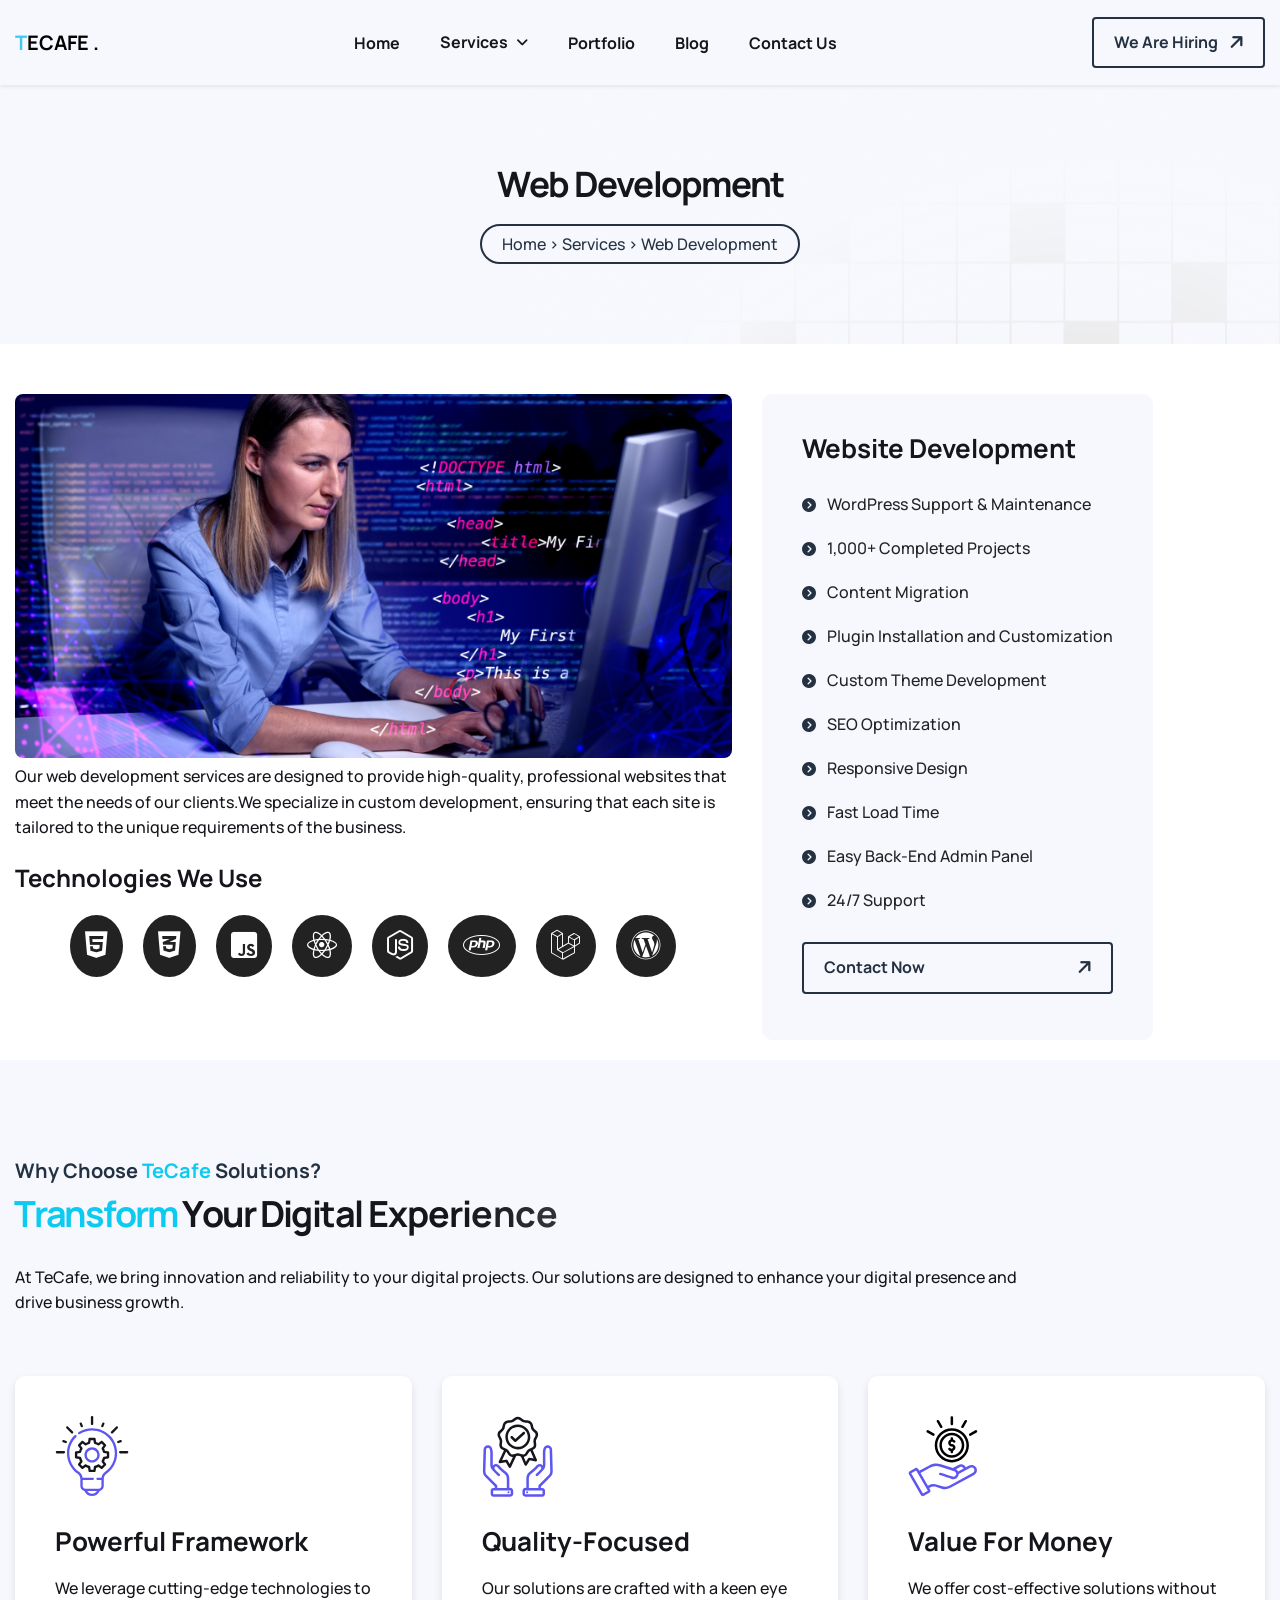
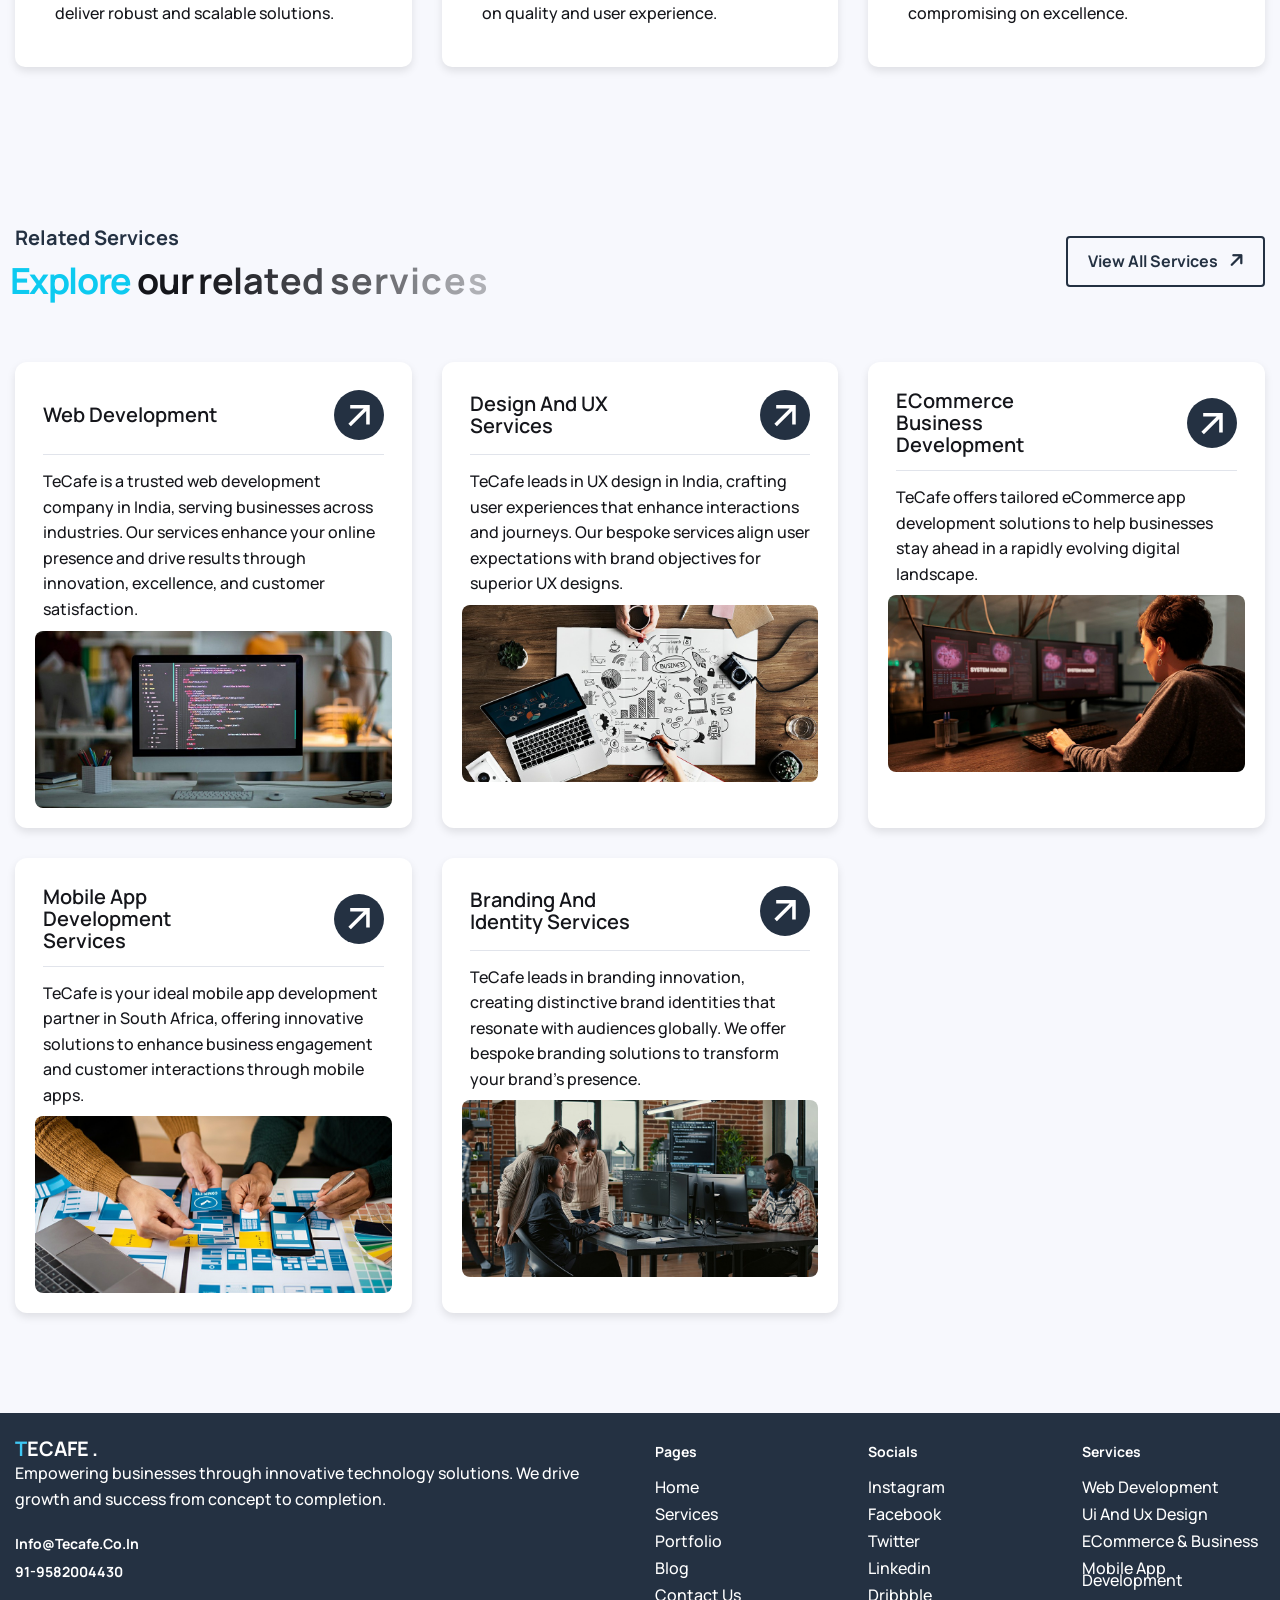
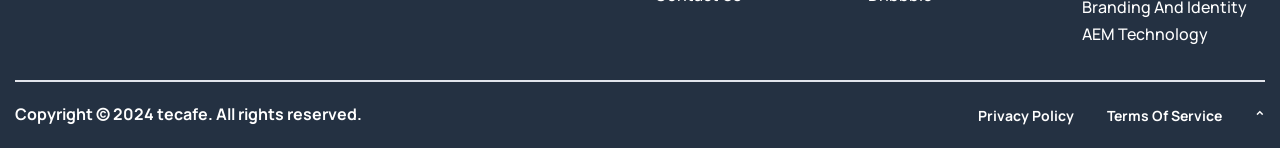
<file: services/web-devlopment/index.html>
<!DOCTYPE html>
<html lang="zxx">

<!-- Mirrored from demo.awaikenthemes.com/html-preview/weebix/ by HTTrack Website Copier/3.x [XR&CO'2014], Fri, 07 Jun 2024 18:28:14 GMT -->
<head>
	<!-- Meta -->
	<meta charset="utf-8">
	<meta http-equiv="X-UA-Compatible" content="IE=edge">
	<meta name="viewport" content="width=device-width, initial-scale=1.0">
	<meta name="description" content="">
	<meta name="keywords" content="">
	<meta name="author" content="Awaiken">
	<!-- Page Title -->
	<title>Tecafe - IT Service And Technology</title>
	<!-- Favicon Icon -->
	<link rel="shortcut icon" type="image/x-icon" href="">
	<!-- Google Fonts Css-->
	<link rel="preconnect" href="https://fonts.googleapis.com/">
	<link rel="preconnect" href="https://fonts.gstatic.com/" crossorigin>
	<link href="https://fonts.googleapis.com/css2?family=Manrope:wght@400;500;700&amp;display=swap" rel="stylesheet">
	<!-- Bootstrap Css -->
	<link href="../../css/bootstrap.min.css" rel="stylesheet" media="screen">
	<!-- SlickNav Css -->
	<link href="../../css/slicknav.min.css" rel="stylesheet">
	<!-- Swiper Css -->
	<link rel="stylesheet" href="../../css/swiper-bundle.min.css">
	<!-- Font Awesome Icon Css-->
	<link href="../../css/all.css" rel="stylesheet" media="screen">
	<!-- Animated Css -->
	<link href="../../css/animate.css" rel="stylesheet">
	<!-- Magnific Popup Core Css File -->
	<link rel="stylesheet" href="../../css/magnific-popup.css">
	<!-- Main Custom Css -->
	<link href="../../css/custom.css" rel="stylesheet" media="screen">
</head>


<body class="tt-magic-cursor">

    <!-- Preloader Start -->
	<!-- <div class="preloader">
		<div class="loading-container">
			<div class="loading"></div>
			<div id="loading-icon">Tecafe</div>
		</div>
	</div> -->
	<!-- Preloader End -->

	<!-- Magic Cursor Start -->
	<div id="magic-cursor">
		<div id="ball"></div>
	</div>
	<!-- Magic Cursor End -->
 <!-- Header Start -->
 <header class="main-header">
    <div class="header-sticky">
        <nav class="navbar navbar-expand-lg">
            <div class="container">
                <!-- Logo Start -->
                <a class="navbar-brand" href="../../">
                    <!-- <img src="images/logo.svg" alt="Logo"> --><b> <span style="color: #3fc8f4;font-size:20px;font-weight:800px">T</span><span style="font-size:20px;font-weight:700px">E</span><span style="font-size:20px; font-weight:700px">C</span><span style="font-size:20px; font-weight:700px">A</span><span style="font-size:20px;font-weight:700px ">F</span><span style="font-size:20px;font-weight:700px ">E</span>         <span style="font-size:20px;font-weight:700px ">.</span> <!-- Vivid Magenta --></b>
                </a>
                <!-- Logo End -->

                <!-- Main Menu Start -->
                <div class="collapse navbar-collapse main-menu">
                    <div class="nav-menu-wrapper">
                        <ul class="navbar-nav mr-auto" id="menu">
                            <li class="nav-item "><a class="nav-link" href="../../">Home</a>
                               
                            </li>                                
                            <!-- <li class="nav-item"><a class="nav-link" href="about.html">about us</a></li> -->
                            <li class="nav-item submenu"><a class="nav-link" href="./service">Services</a>
                                    <ul>
                                        <li class="nav-item sab-menu"><a class="nav-link" href="/services/web-devlopment">Web Development</a></li>
                                        <li class="nav-item  sab-menu"><a class="nav-link" href="/services/design-and-ux-services">Design and UX </a></li>
                                        <li class="nav-item  sab-menu" ><a class="nav-link" href="/services/ECommerce-Business-Development">ECommerce Business </a></li>
                                        <li class="nav-item  sab-menu"><a class="nav-link" href="/services/Mobile-App-Development-Services">Mobile App Development </a></li>
                                        <li class="nav-item  sab-menu"><a class="nav-link" href="/services/Branding-And-Identity-Services">Branding And Identity </a></li>
                                      
                                          
                                        <li class="nav-item  sab-menu"><a class="nav-link" href="/services/AEM-Technology-Solutions">AEM Technology Solutions</a></li>
                                        <li class="nav-item  sab-menu"><a class="nav-link" href="/services/Big Data Analytics-And-Machine-Learning-Services ">Big Data Analytics And Machine Learning  </a></li>
                                    </ul>
                                </li>
                            <li class="nav-item"><a class="nav-link" href="../../portfolio">Portfolio</a></li>
                            <li class="nav-item"><a class="nav-link" href="../../blog">blog</a></li>
                            <li class="nav-item "><a class="nav-link" href="../../contact-us">Contact Us</a></li>  
                            <!-- <li class="nav-item submenu"><a class="nav-link" href="#">pages</a>
                                <ul>                                        
                                    <li class="nav-item"><a class="nav-link" href="service-single.html">service details</a></li>
                                    <li class="nav-item"><a class="nav-link" href="portfolio-single.html">portfolio details </a></li>
                                    <li class="nav-item"><a class="nav-link" href="blog-single.html">blog details</a></li>
                                    <li class="nav-item"><a class="nav-link" href="faqs.html">FAQ</a></li>
                                    <li class="nav-item"><a class="nav-link" href="404.html">404</a></li>
                                </ul>
                            </li> -->
                            <!-- <li class="nav-item "><a class="nav-link" href="contact-us.html">We are Hiring</a></li> 
                            <li class="nav-item "><a class="nav-link" href="contact-us.html">Contact Us</a></li>                               -->
                        </ul>
                    </div>
                    <!-- Let’s Start Button Start -->
                    <div class=" d-inline-flex">
                        <!-- <a href="contact-us.html" class="btn-default">We are Hiring</a> -->
                        <a href="../../contact-us" class="btn-default">We are Hiring</a>
                    </div>
                    <!-- Let’s Start Button End -->
                </div>
                <!-- Main Menu End -->

                <div class="navbar-toggle"></div>
            </div>
        </nav>
        <div class="responsive-menu"></div>
    </div>
</header>
<!-- Header End -->



    <!-- Page Header Start -->
	<div class="page-header">
		<div class="container">
			<div class="row">
				<div class="col-lg-12">
					<!-- Page Header Box Start -->
					<div class="page-header-box">
						<h1 class="text-anime-style-3">Web Development</h1>
						<nav class="wow fadeInUp" data-wow-delay="0.10s">
							<ol class="breadcrumb">
								<li class="breadcrumb-item"><a href="#">Home > Services > Web Development</a></li>
								<!-- <li class="breadcrumb-item"><a href="#">services > Web Development</a></li> -->
                                <!-- <li class="breadcrumb-item active" aria-current="page">Web Development</li> -->
							</ol>
						</nav>
					</div>
					<!-- Page Header Box End -->
				</div>
			</div>
		</div>
	</div>

    <div class="service-page">
        <div class="service-container">
            <div class="container">
                <div class="row align-items-stretch">
                    <div class="col-lg-7">
                        <!-- About Us Image Start -->
                        <div class="image-container">
                            <figure class="image-anime reveal">
                                <img src="../../images/service-feature-img.jpg" alt="Web Development Image" class="styled-image">
                            </figure>
                            <p>Our web development services are designed to provide high-quality, professional websites that meet the needs of our clients.We specialize in custom development, ensuring that each site is tailored to the unique requirements of the business.</p>
                            <!-- <p>Our web development services are designed to provide high-quality, professional websites that meet the needs of our clients. We specialize in custom development, ensuring that each site is tailored to the unique requirements of the business. From responsive design to SEO optimization, our team of experts is dedicated to delivering the best web solutions.</p> -->
                            <div class="technology-icons">
                                <h4>Technologies We Use</h4>
                                <br>
                                <div class="icons">
                                    <div class="icon-item">
                                        <i class="fab fa-html5" title="HTML5"></i>
                                    </div>
                                    <div class="icon-item">
                                        <i class="fab fa-css3-alt" title="CSS3"></i>
                                    </div>
                                    <div class="icon-item">
                                        <i class="fab fa-js-square" title="JavaScript"></i>
                                    </div>
                                    <div class="icon-item">
                                        <i class="fab fa-react" title="React"></i>
                                    </div>
                                    <div class="icon-item">
                                        <i class="fab fa-node-js" title="Node.js"></i>
                                    </div>
                                    <div class="icon-item">
                                        <i class="fab fa-php" title="PHP"></i>
                                    </div>
                                    <div class="icon-item">
                                        <i class="fab fa-laravel" title="Laravel"></i>
                                    </div>
                                    <div class="icon-item">
                                        <i class="fab fa-wordpress" title="WordPress"></i>
                                    </div>
                                </div>
                            </div>
                        </div>
                    </div>
                    <div class="col-lg-5 d-flex align-items-center">
                        <div class="services-list-box wow fadeInUp" data-wow-delay="0.5s">
                            <h3>Website Development</h3>
                            <ul>
                                <li><a href="#">WordPress Support & Maintenance</a></li>
                                <li><a href="#">1,000+ Completed Projects</a></li>
                                <li><a href="#">Content Migration</a></li>
                                <li><a href="#">Plugin Installation and Customization</a></li>
                                <li><a href="#">Custom Theme Development</a></li>
                                <li><a href="#">SEO Optimization</a></li>
                                <li><a href="#">Responsive Design</a></li>
                                <li><a href="#">Fast Load Time</a></li>
                                <li><a href="#">Easy Back-End Admin Panel</a></li>
                                <li><a href="#">24/7 Support</a></li>
                            </ul>
                            <a href="#" class="btn-default">Contact Now</a>
                        </div>
                    </div>
                </div>
            </div>
        </div>
    </div>


<!-- Why Choose us Section Start -->
<div class="why-choose-us why-services">
    <div class="container">
        <div class="row section-row align-items-center">
            <div class="col-lg-10 col-md-12">
                <!-- Section Title Start -->
                <div class="section-title">
                    <h3 class="wow fadeInUp">Why Choose <span style=" color:#0dcaf0">TeCafe</span> Solutions?</h3>
                    <h2 class="text-anime-style-3"><span style=" color:#0dcaf0">Transform</span> Your Digital  Experience</h2>
                    <p class="wow fadeInUp" data-wow-delay="0.25s">At TeCafe, we bring innovation and reliability to your digital projects. Our solutions are designed to enhance your digital presence and drive business growth.</p>
                </div>
                <!-- Section Title End -->
            </div>
        </div>

        <div class="row">
            <div class="col-lg-4 col-md-6">
                <!-- Why Choose Item Start -->
                <div class="why-choose-us-item wow fadeInUp" data-wow-delay="0.25s">
                    <div class="icon-box">
                        <img src="../../images/icon-whyus-1.svg" alt="Powerful Framework">
                    </div>
                    <h3>Powerful Framework</h3>
                    <p>We leverage cutting-edge technologies to deliver robust and scalable solutions.</p>
                </div>
                <!-- Why Choose Item End -->
            </div>

            <div class="col-lg-4 col-md-6">
                <!-- Why Choose Item Start -->
                <div class="why-choose-us-item wow fadeInUp" data-wow-delay="0.5s">
                    <div class="icon-box">
                        <img src="../../images/icon-whyus-2.svg" alt="Quality-focused">
                    </div>
                    <h3>Quality-focused</h3>
                    <p>Our solutions are crafted with a keen eye on quality and user experience.</p>
                </div>
                <!-- Why Choose Item End -->
            </div>

            <div class="col-lg-4">
                <!-- Why Choose Item Start -->
                <div class="why-choose-us-item wow fadeInUp" data-wow-delay="0.75s">
                    <div class="icon-box">
                        <img src="../../images/icon-whyus-3.svg" alt="Value for Money">
                    </div>
                    <h3>Value for Money</h3>
                    <p>We offer cost-effective solutions without compromising on excellence.</p>
                </div>
                <!-- Why Choose Item End -->
            </div>
        </div>
    </div>
</div>
<!-- Why Choose Us Section End -->


    <!-- Our Services Section Start -->
    <div class="our-services">
        <div class="container">
            <div class="row section-row align-items-center">
                <div class="col-lg-7 col-md-7">
                    <!-- Section Title Start -->
                    <div class="section-title">
                        <h3 class="wow fadeInUp">related services</h3>
                        <h2 class="text-anime-style-3"><span style=" color:#0dcaf0">Explore</span> our related services</h2>
                    </div>
                    <!-- Section Title End -->
                </div>

                <div class="col-lg-5 col-md-5">
                    <!-- Section Btn Start -->
                    <div class="section-btn">
                        <a href="#" class="btn-default wow fadeInUp" data-wow-delay="0.25s">view all services</a>
                    </div>
                    <!-- Section Btn End -->
                </div>
            </div>

            <div class="row">
                <div class="col-lg-4 col-md-6">
                    <!-- Service Item Start -->
                <div class="service-item wow fadeInUp" data-wow-delay="0.25s">
                    <div class="service-content">
                        <div class="service-content-title">
                            <h2>web development</h2>
                            <a href="/services/web-devlopment"><img src="../../images/arrow.svg" alt=""></a>
                        </div>
                        <p>TeCafe is a trusted web development company in India, serving businesses across industries. Our services enhance your online presence and drive results through innovation, excellence, and customer satisfaction.</p>                            
                    </div>
                    <div class="service-image">
                        <figure class="image-anime">
                            <img src="../../images/service-img-1.jpg" alt="">
                        </figure>
                    </div>
                </div>
                <!-- Service Item End -->
            </div>

            <div class="col-lg-4 col-md-6">
                <!-- Service Item Start -->
                <div class="service-item wow fadeInUp" data-wow-delay="0.5s">
                    <div class="service-content">
                        <div class="service-content-title">
                            <h2>Design and UX Services</h2>
                            <a href="/services/design-and-ux-services"><img src="../../images/arrow.svg" alt=""></a>
                        </div>
                        <p>TeCafe leads in UX design in India, crafting user experiences that enhance interactions and journeys. Our bespoke services align user expectations with brand objectives for superior UX designs.</p>
                    </div>
                    <div class="service-image">
                        <figure class="image-anime">
                            <img src="../../images/service-img-2.jpg" alt="">
                        </figure>
                    </div>
                </div>
                <!-- Service Item End -->
            </div>

            <div class="col-lg-4 col-md-6">
                <!-- Service Item Start -->
                <div class="service-item wow fadeInUp" data-wow-delay="0.75s">
                    <div class="service-content">
                        <div class="service-content-title">
                            <h2>eCommerce Business Development</h2>
                            <a href="/services/ECommerce-Business-Development"><img src="../../images/arrow.svg" alt=""></a>
                        </div>
                        <p>TeCafe offers tailored eCommerce app development solutions to help businesses stay ahead in a rapidly evolving digital landscape.</p>
                    </div>
                    <div class="service-image">
                        <figure class="image-anime">
                            <img src="../../images/service-img-3.jpg" alt="">
                        </figure>
                    </div>
                </div>
                <!-- Service Item End -->
            </div>

            <div class="col-lg-4 col-md-6">
                <!-- Service Item Start -->
                <div class="service-item wow fadeInUp" data-wow-delay="1s">
                    <div class="service-content">
                        <div class="service-content-title">
                            <h2>Mobile App Development Services</h2>
                            <a href="/services/Mobile-App-Development-Services"><img src="../../images/arrow.svg" alt=""></a>
                        </div>
                        <p>TeCafe is your ideal mobile app development partner in South Africa, offering innovative solutions to enhance business engagement and customer interactions through mobile apps.</p>
                    </div>                        
                    <div class="service-image">
                        <figure class="image-anime">
                            <img src="../../images/service-img-4.jpg" alt="">
                        </figure>
                    </div>
                </div>
                <!-- Service Item End -->
            </div>

            <div class="col-lg-4 col-md-6">
                <!-- Service Item Start -->
                <div class="service-item wow fadeInUp" data-wow-delay="1.25s">
                    <div class="service-content">
                        <div class="service-content-title">
                            <h2>Branding and Identity Services</h2>
                            <a href="/services/Branding-And-Identity-Services"><img src="../../images/arrow.svg" alt=""></a>
                        </div>
                        <p>TeCafe leads in branding innovation, creating distinctive brand identities that resonate with audiences globally. We offer bespoke branding solutions to transform your brand's presence.</p>
                    </div>
                    <div class="service-image">
                        <figure class="image-anime">
                            <img src="../../images/service-img-5.jpg" alt="">
                        </figure>
                    </div>
                </div>
                <!-- Service Item End -->
            </div>
            </div>
        </div>
    </div>
    <!-- Our Services Section End -->

    
    <!-- Footer Start -->
	<footer class="main-footer">
        <div class="container">
			<div class="row">
				<div class="col-md-12">
					<!-- Mega Footer Start -->
					<div class="mega-footer mega-footer-bg ">
						<div class="row">
							<div class="col-lg-6 col-md-12">
								<!-- Footer About Start -->
								<div class="footer-about">
									<figure>
										<!-- <img src="images/logo.svg" alt="Logo"> --><b> <span style="color: #3fc8f4;font-size:20px;font-weight:700px">T</span><span style="font-size:20px;font-weight:700px">E</span><span style="font-size:20px; font-weight:700px">C</span><span style="font-size:20px; font-weight:700px">A</span><span style="font-size:20px;font-weight:700px ">F</span><span style="font-size:20px;font-weight:700px ">E</span>         <span style="font-size:20px;font-weight:700px ">.</span> <!-- Vivid Magenta --></b>
									</figure>
									<p class="text-color">Empowering businesses through innovative technology solutions. We drive growth and success from concept to completion.</p>
                                    <ul>
                                        <li><a href="#">info@tecafe.co.in</a></li>
                                        <li><a href="#">91-9582004430</a></li>
                                    </ul>
								</div>
								<!-- Footer About End -->
							</div>

							<div class="col-lg-2 col-md-4">
								<!-- Footer Links Start -->
								<div class="footer-links">
									<h2>pages</h2>
									<ul>
										<li><a href="../..">Home</a></li>
										<li><a href="../..service/">Services</a></li>
										<li><a href="../..portfolio">Portfolio</a></li>
										<li><a href="../..Blog">Blog</a></li>
										<li><a href="../../contact-us/">Contact Us</a></li>
									</ul>
								</div>
								<!-- Footer Links End -->
							</div>

							<div class="col-lg-2 col-md-4">
								<!-- Footer Links Start -->
								<div class="footer-links">
									<h2>Socials</h2>
									<ul>
										<li><a href="#">instagram</a></li>
										<li><a href="#">facebook</a></li>
										<li><a href="#">twitter</a></li>
										<li><a href="#">linkedin</a></li>
                                        <li><a href="#">dribbble</a></li>
									</ul>
								</div>
								<!-- Footer Links End -->
							</div>

							<div class="col-lg-2 col-md-4">
								<!-- Footer Links Start -->
								<div class="footer-links">
									<h2>services</h2>
									<ul>
										<li><a href="/tecafe/services/web-devlopment">web development</a></li>
										<li><a href="/tecafe/services/design-and-ux-services">Ui and Ux Design</a></li>
										<li><a href="/tecafe/services/ECommerce-Business-Development">ECommerce & Business </a></li>
										<li><a href="/tecafe/services/Mobile-App-Development-Services">mobile app development</a></li>
										<li><a href="/tecafe/services/Branding-And-Identity-Services">Branding And Identity</a></li>
                                        <li><a href="/tecafe/services/AEM-Technology-Solutions">AEM Technology </a></li>
									
                                    
                                        </ul>
								</div>
								<!-- Footer Links End -->
							</div>
						</div>
					</div>
					<!-- Mega Footer End -->

					<!-- Copyright Footer Start -->
					<div class="footer-copyright">
                        <div class="row align-items-center">
                            <div class="col-lg-6">
                                <!-- Footer Copyright Content Start -->
								<div class="footer-copyright-text">
									<p><b>Copyright © 2024 tecafe. All rights reserved.</b></p>
								</div>
								<!-- Footer Copyright Content End -->
                            </div>
                            <div class="col-lg-6">
                                <!-- Footer Policy Links Start -->
                                <div class="footer-policy-links">
                                    <ul>
                                        <li><a href="#">privacy policy</a></li>
                                        <li><a href="#">terms of service</a></li>
                                        <li class="highlighted"><a href="#top">^</a></li>
                                    </ul>
                                </div>
                                <!-- Footer Policy Links End -->
                            </div>
                        </div>						
					</div>
					<!-- Copyright Footer End -->
				</div>
			</div>
		</div>
    </footer>
    <!-- Footer End -->

    <!-- Jquery Library File -->
    <script src="../../js/jquery-3.7.1.min.js"></script>
    <!-- Bootstrap js file -->
    <script src="../../js/bootstrap.min.js"></script>
    <!-- Validator js file -->
    <script src="../../js/validator.min.js"></script>
    <!-- SlickNav js file -->
    <script src="../../js/jquery.slicknav.js"></script>
    <!-- Swiper js file -->
    <script src="../../js/swiper-bundle.min.js"></script>
    <!-- Counter js file -->
    <script src="../../js/jquery.waypoints.min.js"></script>
    <script src="../../js/jquery.counterup.min.js"></script>
    <!-- Isotop js file -->
	<script src="../../js/isotope.min.js"></script>
    <!-- Magnific js file -->
    <script src="../../js/jquery.magnific-popup.min.js"></script>
    <!-- SmoothScroll -->
    <script src="../../js/SmoothScroll.js"></script>
    <!-- MagicCursor js file -->
    <script src="../../js/gsap.min.js"></script>
    <script src="../../js/magiccursor.js"></script>
    <!-- Text Effect js file -->
	<script src="../../js/SplitText.js"></script>
    <script src="../../js/ScrollTrigger.min.js"></script>
    <!-- Wow js file -->
    <script src="../../js/wow.js"></script>
    <!-- Main Custom js file -->
    <script src="../../js/function.js"></script>
</body>

<!-- Mirrored from demo.awaikenthemes.com/html-preview/weebix/service-single.html by HTTrack Website Copier/3.x [XR&CO'2014], Fri, 07 Jun 2024 18:28:37 GMT -->
</html>
</file>
<file: css/custom.css>
/* ----------------------------------------------------------------------------------------
* Author        : Awaiken
* Template Name : Weebix - IT Service And Technology HTML Template
* File          : CSS File
* Version       : 1.0
* ---------------------------------------------------------------------------------------- */
/* INDEX
----------------------------------------------------------------------------------------
01. Global Variables
02. General css
03. Header css
04. Hero css
05. About us css
06. Services css
07. Portfolio css
08. why choose us css
09. Our Clients css
10. Testimonials css
11. Latest Post css
12. Footer css
13. About us page css
14. Services Page css
15. Portfolio Page css
16. Blog Archive css
17. Contact Us Page css
18. Blog Single css
19. Services Single css
20. Portfolio Singe css
21. Faqs Page css
22. 404 Page css
23. Responsive css
-------------------------------------------------------------------------------------- */

/************************************/
/*** 	 01. Global Variables	  ***/
/************************************/

:root{
	--primary-color		: #15161B;
	--secondary-color	: #F7F8FD;
	--text-color		: #222;
	--accent-color		: #243142;
	--white-color		: #FFFFFF;
	--divider-color		: #E1E4EB;
	--error-color		: rgb(230, 87, 87);
	--default-font		: "Manrope", sans-serif;
}

/************************************/
/*** 	   02. General css		  ***/
/************************************/

body{
	font-family: var(--default-font);
	font-size: 16px;
	font-weight: 500;
	line-height: 1.5em;
	color: var(--text-color);
	background: var(--white-color);
}

p{
	line-height: 1.6em;
	margin-bottom: 1.5em;
    color: #15161B;
}

h1,
h2,
h3,
h4,
h5,
h6{
	margin :0;
	font-weight: 700;
	color: var(--primary-color);
	line-height: 1.1em;
}

figure{
	margin: 0;
}

img{
	max-width: 100%;
}

a{
	text-decoration: none;
}

a:hover{
	text-decoration: none;
	outline: 0;
}

a:focus{
	text-decoration: none;
	outline: 0;
}

html,
body{
	width: 100%;
	overflow-x: clip;
}

.container{
	max-width: 1300px;
}

.container,
.container-fluid,
.container-lg,
.container-md,
.container-sm,
.container-xl,
.container-xxl{
    padding-right: 15px;
    padding-left: 15px;
}

.image-anime{
	position: relative;
	overflow: hidden;
}

.image-anime:after{
	content: "";
	position: absolute;
    width: 200%;
    height: 0%;
    left: 50%;
    top: 50%;
    background-color: rgba(255,255,255,.3);
    transform: translate(-50%,-50%) rotate(-45deg);
    z-index: 1;
}

.image-anime:hover:after{
    height: 250%;
    transition: all 600ms linear;
    background-color: transparent;
}

.reveal{
	position: relative;
    display: -webkit-inline-box;
    display: -ms-inline-flexbox;
    display: inline-flex;
    visibility: hidden;
    overflow: hidden;
}

.reveal img{
    height: 100%;
    width: 100%;
    -o-object-fit: cover;
    object-fit: cover;
    -webkit-transform-origin: left;
    transform-origin: left;
}

.row{
    margin-right: -15px;
    margin-left: -15px;
}

.row > *{
	padding-right: 15px;
	padding-left: 15px;
}

.row.no-gutters{
    margin-right: 0px;
    margin-left: 0px;
	padding-left: 0;
	padding-right: 0;
}

.btn-default{
	display: inline-block;
	font-size: 16px;
	font-weight: 700;
	line-height: 1.1em;
	 color: var(--accent-color);
	/* background: var(--accent-color); */
	text-transform: capitalize;
	padding: 15px 45px 15px 20px;
	border: 2px solid var(--accent-color);
	border-radius: 4px;
	transition: 0.3s ease-in-out;
	position: relative;
	overflow: hidden;
	z-index: 1;
}

.btn-default::before{
	content: '\f062';
	position: absolute;
    color: white;
	top: 50%;
	right: 0;
	bottom: 0;
	font-family: 'FontAwesome';
	font-size: 18px;
	font-weight: 900;
	transition: 0.3s ease-in-out;
	background: transparent;
    color: var(--accent-color);
	transform: translate(-20px, -50%) rotate(45deg);
	display: flex;
	align-items: center;
	justify-content: center;
}

.btn-default:hover:before{
	color: var(--accent-color);
	transform: translate(-20px, -50%) rotate(90deg);
    color: white;
}

.btn-default::after{ 
	content: '';
    display: block;
    width: 0;
    position: absolute;
	top: 0;
    left: 0;
    bottom: 0;
    z-index: -1;
    color: white;
    background: var(--accent-color);
    /* border-radius: 30px; */
    transition: 0.3s ease-in-out;
}

.btn-default:hover::after{
	width: 100%;
}

.btn-default:hover{
    color: white;
}

#magic-cursor{
	position: absolute;
    width: 10px !important;
    height: 10px !important;
    pointer-events: none;
    z-index: 1000000;
}

#ball{
	position: fixed;
	display: block;
	left: 0;
	top: 0;
	transform: translate(-50%, -50%);
	width: 10px !important;
	height: 10px !important;
	background: transparent;
	border-radius: 50%;
	pointer-events: none;
	opacity:1 !important;
}

.preloader{
	position: fixed;
	top: 0;
	left: 0;
	right: 0;
	bottom: 0;
	z-index: 1000;
	background-color: var(--accent-color);
	display: flex;
	align-items: center;
	justify-content: center;
}

.loading-container,
.loading{
	height: 8ch;
	position: relative;
	width: 80px;
	border-radius: 100%;
}

.loading-container{
	margin: 40px auto
}

.loading{
	border: 1px solid transparent;
	border-color: transparent var(--white-color) transparent var(--white-color);
	animation: rotate-loading 1.5s linear 0s infinite normal;
	transform-origin: 50% 50%;
}

.loading-container:hover .loading,
.loading-container .loading{
	transition: all 0.5s ease-in-out;
}

#loading-icon{
	position: absolute;
	top: 50%;
	left: 50%;
	max-width: 66px;
	transform: translate(-50%, -50%);
}

@keyframes rotate-loading{
	0%{
		transform: rotate(0deg);
	}

	100%{
		transform: rotate(360deg);
	}
}

.section-row{
	margin-bottom: 60px;
}

.section-btn{
	text-align: end;
}

.section-title{
	text-align: left;
}

.section-title h3{
	font-size: 20px;
	font-weight: 700;
	text-transform: capitalize;
	color: var(--accent-color);
	margin-bottom: 10px;
}

.section-title h1,
.section-title h2 {
    font-size: 36px;
    letter-spacing: -0.05em;
    font-weight: 700;
    margin-bottom: 0;
    line-height: 1.2; /* Adjust the line-height value as needed */
}


.section-title h1 span,
.section-title h2 span{
	color: var(--accent-color);
}

/************************************/
/**** 	   03. Header css		 ****/
/************************************/

header.main-header{
	background-color: var(--secondary-color);
	position: relative;
	z-index: 100;
}

header.main-header .header-sticky {
    padding: 15px 0;
    position: relative;
    top: 0;
    z-index: 100;
    box-shadow: 0 .125rem .25rem rgba(0, 0, 0, .075); /* Added box shadow */
}

header.main-header .header-sticky.hide{
	transform: translateY(-100%);
	transition: transform 0.3s ease-in-out;
	padding: 20px 0;
	border-radius: 0;
	border-bottom: 1px solid var(--divider-color);
}

header.main-header .header-sticky.active{
	position: fixed;
	top: 0;
	left: 0;
	right: 0;
	border-radius: 0;
	border-bottom: 1px solid var(--divider-color);
    transform: translateY(0);
	background: var(--white-color);
	backdrop-filter: blur(30px);
}

.navbar{
	padding: 0;
	align-items: center;
}

.navbar-brand{
	padding: 0;
	margin: 0;
}

.navbar-brand img{
	min-width: 140px;
}

.main-menu .nav-menu-wrapper{
	flex: 1;
	text-align: center;
}

.main-menu .nav-menu-wrapper > ul{
	align-items: center;
	display: inline-flex;
}

.main-menu ul li{
	margin: 0 10px;
	position: relative;
}

.main-menu ul li a{
	font-size: 16px;
	font-weight: 700;
	padding: 15px 10px !important;
	color: var(--primary-color);
	text-transform: capitalize;
	transition: all 0.3s ease-in-out;
}

.main-menu ul li.submenu > a:after{
	content: '\f107';
	font-family: 'FontAwesome';
	font-weight: 900;
	font-size: 14px;
	margin-left: 8px;
}

.main-menu ul li a:hover,
.main-menu ul li a:focus{
	color: var(--accent-color);
}

.main-menu ul ul{
	visibility: hidden;
	opacity: 0;
	transform: scaleY(0.8);
	transform-origin: top;
	padding: 0;
	margin: 0;
	list-style: none;
	width: 210px;
	border-radius: 15px;
	position: absolute;
	left: 0;
	top: 100%;
	overflow: hidden;
	background-color: var(--accent-color);
	transition: all .3s ease-in-out;
	text-align: left;
}

.main-menu ul ul ul{
	left: 100%;
	top: 0;
	text-align: left;
}

.main-menu ul ul li{
	margin: 0;
	padding: 0;
}

.main-menu ul ul li a{
	color: var(--white-color);
	padding: 8px 20px !important;
}
.service-list-box-shadow {
    background-color: #fff;
    padding: 20px;
    border-radius: 8px;
    box-shadow: 0 4px 8px rgba(0, 0, 0, 0.1);
    transition: box-shadow 0.3s ease-in-out;
}

.service-list-box-shadow:hover {
    box-shadow: 0 6px 12px rgba(0, 0, 0, 0.2);
}
.sab-menu > a{

    font-size: 14px !important
}
.main-menu ul li:hover > ul{
	visibility: visible;
	opacity: 1;
	transform: scaleY(1);
    padding: 5px 0;
}

.main-menu ul ul li a:hover{
	color: var(--primary-color);
	background-color: transparent;
}

.main-menu ul li.highlighted-menu{
    display: none;
}

.responsive-menu,
.navbar-toggle{
	display: none;
}

.responsive-menu{
	top: 20px;
	position: relative;
}

.slicknav_btn{
	background: var(--accent-color);
	padding: 6px 0 0;
	width: 38px;
	height: 38px;
	margin: 0;
	border-radius: 4px;
}

.slicknav_icon .slicknav_icon-bar{
	display: block;
	width: 100%;
	height: 3px;
	width: 22px;
	background-color: var(--white-color);
	border-radius: 6px;
	margin: 4px auto !important;
	transition: all 0.1s ease-in-out;
}

.navbar-toggle a.slicknav_btn.slicknav_open .slicknav_icon span.slicknav_icon-bar:nth-child(1){
    transform: rotate(-45deg) translate(-5px, 5px);
}

.navbar-toggle a.slicknav_btn.slicknav_open .slicknav_icon span.slicknav_icon-bar:nth-child(2){
    opacity: 0;
}

.navbar-toggle a.slicknav_btn.slicknav_open .slicknav_icon span.slicknav_icon-bar:nth-child(3){
    transform: rotate(45deg) translate(-5px, -5px);
}

.slicknav_menu{
	padding: 0;
	background: var(--accent-color);
}

.slicknav_menu ul{
	margin: 5px 0;
}

.slicknav_menu ul ul{
	margin: 0;
}

.slicknav_nav .slicknav_row,
.slicknav_nav li a{
	position: relative;
	font-size: 16px;
	font-weight: 700;
	text-transform: capitalize;
	padding: 10px 20px;
	color: var(--white-color);
	line-height: normal;
	margin: 0;
	border-radius: 0 !important;
}

.slicknav_nav a:hover,
.slicknav_nav .slicknav_row:hover{
	background-color: transparent;
	color: var(--primary-color);
}

.slicknav_menu ul ul li a{
    padding: 10px 20px 10px 30px;
}

.slicknav_arrow{
	font-size: 0 !important;
}

.slicknav_arrow:after{
	content: '\f107';
	font-family: 'FontAwesome';
	font-weight: 900;
	font-size: 12px;
	margin-left: 8px;
	color: var(--white-color);
	position: absolute;
	right: 15px;
    top: 15px;
	transition: all 0.3s ease-out;
}

.slicknav_open > a .slicknav_arrow:after{
    transform: rotate(-180deg);
}

/************************************/
/***        04. Hero css	      ***/
/************************************/

.hero{
	position: relative;
	background: var(--secondary-color) url(../images/hero-bg.png) no-repeat bottom center;
	padding: 20px 20px;
}

.hero-content{
	margin-right: 95px;
}

.hero-content .section-title{
	margin-bottom: 30px;
}

.hero-body{
	width: 100%;
	max-width: 568px;
	margin-bottom: 40px;
}

.hero-body p{
    margin: 0;
    color: #15161B;
}

.hero-image img{
	border-radius: 8px;
}

.hero-video-image{
	position: relative;
}

.hero-play-button{
	position: absolute;	top: 50%;
	left: 0;
	transform: translate(-50%, -50%);
	z-index: 1;
}

.hero-play-button i{
	font-size: 26px;
	background-color: var(--accent-color);
	color: var(--white-color);
	width: 90px;
	height: 90px;
	border: 7px solid var(--secondary-color);
	display: flex;
	justify-content: center;
	align-items: center;
	border-radius: 50%;
}

.hero-slider-image img{
    border-radius: 40px;
}

.hero-slider .swiper-pagination {
    position: relative;
    bottom: 0px;
    margin-top: 20px;
}

.hero-slider .swiper-pagination .swiper-pagination-bullet {
    width: 15px;
    height: 15px;
    background: var(--white-color);
    opacity: 1;
    transition: all 0.3s ease-in-out;
    margin: 0 5px;
}

.hero-slider .swiper-pagination .swiper-pagination-bullet-active {
    background-color: var(--accent-color);
}

.hero-layout-2{
    text-align: center;
}

.hero-layout-2 .hero-content {
    width: 100%;
    max-width: 1000px;
    margin: 0 auto;
}

.hero-layout-2 .section-title{
    text-align: center;
}

.hero-layout-2 .section-title h1{
    font-size: 100px;
}

.hero-layout-2 .hero-body{
    width: 100%;
    max-width: 568px;
    margin: 0 auto;
    margin-bottom: 40px;
}

.hero-layout-2 .hero-footer .btn-default{
    margin-right: 20px;
}

.hero-layout-2 .hero-footer .btn-default:last-child{
    margin-right: 0;
}

/************************************/
/***       05. About us css	      ***/
/************************************/
.hero-padding{
    padding: 30px 0;
}
.about-us{
	padding: 10px 0;
}
.service-page{
    margin-top: 50px;
    margin-bottom: 20px;
}
.page-header-1{
    padding: 100px;
    background-color: #f6f7f9;

}
.about-image{
	position: relative;
    /* padding-right: 70px; */
    height: 80%;
}
.image-container img{
    border-radius: 8px;
}
.image-container{
    max-height: 400px;
}
.about-img img{
	border-radius: 8px;
    /* width: 80%; */
}
.technology-icons .icons {
    display: flex;
    justify-content: center;
    flex-wrap: wrap;
    gap: 20px;
}
.icon-item i {
    font-size: 30px;
    color: #fff;
}
.icon-item {
    background: #222;
    border-radius: 50%;
    padding: 15px;
    transition: transform 0.3s ease, box-shadow 0.3s ease;
}
.about-consultation{
	position: absolute;
	top: 50%;
	right: -1%;
	transform: translateY(-50%);
	z-index: 1;
}

.about-consultation img{
	animation: rotate 30s infinite linear;
}

@keyframes rotate{
	from{
		transform: rotate(0deg);
	  }
	to{
		transform: rotate(360deg);
	}
}

.about-content ul{
	padding: 0;
    margin: 0 0 0px;
    display: flex;
    flex-wrap: wrap;
    list-style: none;
}

.about-content ul li{
    width: 48%;
    margin-right: 2%;
    position: relative;
    padding-left: 30px;
    margin-bottom: 20px;
	font-size: 18px;
    font-weight: 700;
    color: var(--primary-color);
}

.about-content ul li:before{
    content: '\f138';
    font-family: "Font Awesome 6 Free";
    color: var(--accent-color);
    font-size: 20px;
    font-weight: 900;
    position: absolute;
    top: 1px;
    left: 0;
}

/************************************/
/***        06. Services css	  ***/
/************************************/

.our-services{
	background-color: var(--secondary-color);
	padding: 60px 0 70px;
}

.service-item {
    background-color: var(--white-color);
    border-radius: 12px;
    padding: 20px;
    height: calc(100% - 30px);
    margin-bottom: 30px;
    box-shadow: 0 4px 8px rgba(0, 0, 0, 0.1);
}


.service-content{
	padding: 8px;
}

.service-content-title{
	display: flex;
	align-items: center;
	justify-content: space-between;
	border-bottom: 1px solid var(--divider-color);;
	padding-bottom: 14px;
	margin-bottom: 14px;
}

.service-content-title h2{
	font-size: 20px;
	width: 100%;
	max-width: 200px;
    font-weight: 600;
	text-transform: capitalize;
}

.service-content-title a{
	background-color: var(--accent-color);
	color: var(--white-color);
	border-radius: 50%;
	display: flex;
	align-items: center;
	justify-content: center;
	width: 50px;
	height: 50px;
}

.service-content-title a img{
	transition: all 0.3s ease-in-out;
}

.service-item:hover .service-content-title img{
	transform: rotate(45deg);
}

.service-content p{
	margin: 0;
}

.service-image{
	border-radius: 6px;
	overflow: hidden;
}

.service-image img{
	border-radius: 8px;
   
	transition: all 0.3s ease-out;
}
.service-image1 img{
	border-radius: 6px;
    width: 50%;
    height: 50%;
	transition: all 0.2s ease-out;
}
.service-item:hover .service-image img{
	transform: scale(1.1)
}
.service-item:hover .service-image1 img{
	transform: scale(1.1)
}

/************************************/
/***      07. Portfolio css	      ***/
/************************************/

.service-card {
    text-align: center;
    margin-bottom: 30px;
    padding: 10px;
    border-radius: 10px;
    box-shadow: 0 4px 8px rgba(0, 0, 0, 0.1);
    transition: transform 0.3s;
}
.service-card img {
    width: 100px;
    height: 100px;
    margin-bottom: 15px;
}
.service-card h4 {
    margin-bottom: 10px;
}
.service-card:hover {
    transform: translateY(-10px);
}

.our-work{
	padding: 60px 0 70px;
}

.works-item{
	background-color: var(--secondary-color);
	border-radius: 10px;
	padding: 20px 20px 40px 20px;
	height: calc(100% - 30px);
    margin-bottom: 30px;
}

.works-image{
	margin-bottom: 30px;
	border-radius: 12px;
	overflow: hidden;
}

.works-image img{
	border-radius: 10px;
	transition: all 0.5s ease-out; box-shadow: 0 4px 8px rgba(0, 0, 0, 0.1);
    
}

.works-item:hover .works-image img{
	transform: scale(1.1);
}

.works-content{
	padding: 0 20px;
}

.works-content h2{
	font-size: 26px;
	text-transform: capitalize;
	margin-bottom: 20px;
}

.works-content p{
	margin: 0;
}

/************************************/
/***    08. Why Choose us css	  ***/
/************************************/

.why-choose-us{
	background-color: var(--secondary-color);
	padding: 60px 0;
}

.why-choose-us-item{
	background-color: var(--white-color);
	border-radius: 10px;
	padding: 40px;
	height: calc(100% - 30px);
    margin-bottom: 30px;    box-shadow: 0 4px 8px rgba(0, 0, 0, 0.1);

}

.why-choose-us-item .icon-box{
	margin-bottom: 30px;
}

.why-choose-us-item h3{
	font-size: 26px;
	text-transform: capitalize;
	margin-bottom: 20px;
}

.why-choose-us-item p{
	margin: 0;
}

.why-us-explore-item{
	position: relative;
	background-color: var(--white-color);
	border-radius: 10px;
	padding: 70px;
    box-shadow: 0 4px 8px rgba(0, 0, 0, 0.1);

}

.why-us-explore-item .section-title{
	width: 100%;
	max-width: 800px;
	margin-bottom: 60px;
}

.explore-item-icon{
	position: absolute;
	top: 70px;
	right: 70px;
}

.explore-item-content p{
	margin: 0;
}

.explore-item-tags{
    text-align: end;
}

.explore-item-tags ul{
	list-style: none;
	padding: 0;
	margin: 0;
}

.explore-item-tags ul li{
	display: inline-block;
	margin-right: 20px;
}

.explore-item-tags ul li:last-child{
	margin-right: 0;
}

.explore-item-tags ul li .btn-default{
	background-color: var(--secondary-color);
	color: var(--primary-color);
	border: none;
}

.explore-item-tags ul li .btn-default:hover{
	color: var(--white-color);
}

.explore-item-tags ul li .btn-default::before{
	color: var(--primary-color);
}

.explore-item-tags ul li .btn-default:hover:before{
	color: var(--white-color);
}

.explore-item-tags ul li .btn-default::after{
    background: var(--accent-color);
}

/************************************/
/***    09. Our Clients css       ***/
/************************************/

.exclusive-partners{
	padding: 100px 0;
}

.partners-logo{
	background-color: var(--secondary-color);
	border-radius: 15px;
	padding: 30px 50px;
	margin-bottom: 30px;
    
}

/************************************/
/***    10. Testimonials css      ***/
/************************************/


.project-content {
    display: flex;
    flex-direction: column;
    align-items: center;
    margin-top: 20px;
}

.project-content img {
    max-width: 100%;
    height: auto;
    margin-bottom: 20px;
}

.text-content {
    max-width: 800px;
}

@media (min-width: 768px) {
    .project-content {
        flex-direction: row;
        align-items: flex-start;
    }

    .project-content img {
        margin-right: 20px;
        width: 50%;
    }

    .text-content {
        width: 50%;
    }
}

.clients-testimonials{
	background-color: var(--secondary-color);
	padding: 100px 0;
}

.testimonial-item{
    background-color: var(--white-color);
	border-radius: 10px;
    padding: 50px;
	height: 100%; box-shadow: 0 4px 8px rgba(0, 0, 0, 0.1);
}

.testimonial-rating{
	margin-bottom: 20px;
}

.testimonial-content{
    margin-bottom: 20px;
}

.testimonial-body{
	display: flex;
	align-items: center;
}

.testimonial-body img{
	width: 60px;
	height: 60px;
	border-radius: 50%;
	margin-right: 20px;
}

.testimonial-author-title h2{
	font-size: 22px;
	text-transform: capitalize;
	margin-bottom: 10px;
}

.testimonial-author-title p{
	margin: 0;
}

.testimonial-slider .swiper-pagination{
	position: relative;
	bottom: 0;
	margin-top: 30px;
}

.testimonial-slider .swiper-pagination .swiper-pagination-bullet{
	width: 16px;
    height: 16px;
    background: var(--white-color);
    opacity: 1;
    transition: all 0.3s ease-in-out;
    margin: 0 5px;
}

.testimonial-slider .swiper-pagination .swiper-pagination-bullet-active{
	background-color: var(--accent-color);
}




/************************************/
/***    11. Latest Post css       ***/
/************************************/

.latest-news{
	padding: 100px 0 70px;
}

.blog-item{
	position: relative;
	overflow: hidden;
	background-color: var(--secondary-color);
	border-radius: 8px;
	padding: 10px;
	height: calc(100% - 30px);
    margin-bottom: 30px;
    box-shadow: 0 4px 8px rgba(0, 0, 0, 0.1);
}

.post-featured-image{
	border-radius: 10px;
	overflow: hidden;
}

.post-featured-image img{
	border-radius: 12px;
	transition: all 0.5s ease-out;
}

.blog-item:hover .post-featured-image img{
	transform: scale(1.1);
}

.post-item-body{
	margin: 20px
}

.post-item-body h2{
	display: block;
	line-height: 1.4em;
	font-size: 22px;
}

.post-item-body p{
	margin-bottom: 15px;
}

.post-item-body p a,
.post-item-body h2 a{
	color: inherit;
}

.post-item-body .btn-readmore{
	position: relative;
	color: var(--accent-color);
	text-transform: capitalize;
	font-weight: 700;
	transition: 0.3s ease-in-out;
}

.post-item-body .btn-readmore:hover{
	color: var(--primary-color);
}

.post-item-body .btn-readmore::before{
	content: '\f062';
    position: absolute;
    top: 50%;
    right: 0;
    bottom: 0;
    font-family: 'FontAwesome';
    font-size: 16px;
    font-weight: 900;
    transition: 0.3s ease-in-out;
    background: transparent;
    color: var(--accent-color);
    transform: translate(20px, -50%) rotate(45deg);
    display: flex;
    align-items: center;
    justify-content: center;
}

.post-item-body .btn-readmore:hover:before{
	color: var(--primary-color);
	transform: translate(20px, -50%) rotate(90deg);
}

/************************************/
/***        12. Footer css        ***/
/************************************/

.main-footer{
	background-color: var(--accent-color);
	padding: 30px 0 0;
    color: white;
    line-height: 12px;
}
.main-footer-bg{
	background-color: red;
	padding: 40px 0 0;
    color: #15161B;
}

.mega-footer{
	margin-bottom: 40px;
}

.footer-about img{
	margin-bottom: 30px;
}

.footer-about ul{
	list-style: none;
	padding: 0;
	margin: 0;
}

.footer-about ul li{
	margin-bottom: 15px;
    color: white;
}

.footer-about ul li:last-child{
	margin-bottom: 0;
}
.text-color{
    color: white;
    margin-top: 5px;
}
.footer-about ul li a{
	font-size: 14px;
	font-weight: 700;
	 color: white;
	text-transform: capitalize;
	margin-bottom: 20px;
}

.footer-links h2{
	font-size: 14px;
	 color: white;
     line-height: 18px;
	text-transform: capitalize;
	margin-bottom: 20px;
}

.footer-links ul{
	list-style: none;
	padding: 0;
	margin: 0;
}

.footer-links ul li{
	margin-bottom: 15px;
	/* color: var(--text-color); */
    color: white;
	text-transform: capitalize;
	transition: all 0.3s ease-in-out;
}

.footer-links ul li:hover{
	/* color: var(--accent-color); */
    color: white;
}

.footer-links ul li:last-child{
	margin-bottom: 0;
}

.footer-links ul li a{
	color: inherit;
    /* color: #15161B; */
    color: white;
}

.footer-copyright{
	padding: 20px 0;
	border-top: 2px solid var(--divider-color);;
    color: white;
}

.footer-copyright-text p{
	margin: 0;color: white;
}

.footer-policy-links ul{
	list-style: none;
	margin: 0;
	padding: 0;
	text-align: end;color: white;
}

.footer-policy-links ul li{
	display: inline-block;
	text-transform: capitalize;
	margin-right: 30px;
    line-height: 10px;
    font-size: 14px;
    color: #15161B;color: white;
}

.footer-policy-links ul li:last-child{
	margin-right: 0;
}

.footer-policy-links ul li.highlighted{
	font-weight: 700;color: white;
}

.footer-policy-links ul li a{
	/* color: var(--text-color); */
    color: #15161B;
    font-weight: bold;color: white;
}

/************************************/
/***    13. About us page css     ***/
/************************************/

.page-header{
	position: relative;
	background: var(--secondary-color);
	padding: 80px 0;
}

.page-header::before{
	content: '';
	position: absolute;
	background-image: url(../images/page-header-bg.png);
	background-repeat: no-repeat;
	background-position: top right;
	right: 0;
	top: 0;
	width: 100%;
	height: 100%;
}

.page-header-box{
	position: relative;
	z-index: 1;
	text-align: center;
}

.page-header-box h1{
    font-size: 35px;
	letter-spacing: -0.05em;
    margin-bottom: 20px;
}

.page-header-box ol{
	display: inline-flex;
    margin-bottom: 0;
	justify-content: center;
	border: 2px solid var(--accent-color);
	border-radius: 100px;
	padding: 6px 20px;
}

.page-header-box ol li.breadcrumb-item{
    color: var(--accent-color);
	text-transform: capitalize;
}

.page-header-box ol li.breadcrumb-item a{
    color: inherit;
}

.page-header-box ol .breadcrumb-item+.breadcrumb-item::before{
    color: var(--accent-color);
}

.page-about{
	padding: 100px 0;
}

.page-about-image{
	position: relative;
	margin-right: 20px;
	padding-bottom: 75px;
}

.about-img-2{
	position: absolute;
	bottom: 0;
	right: 0;
}

.about-img-1 img{
	border-radius: 40px;
    
}

.about-img-2 img{
	border-radius: 40px;
	border: 5px solid var(--white-color);
}

.work-experience{
	position: absolute;
	top: 30px;
	left: -50px;
	background-color: var(--accent-color);
	border-radius: 20px;
	display: inline-flex;
	align-items: center;
	padding: 20px;
}

.work-experience-icon{
	margin-right: 15px;
}

.work-experience-content h3{
	font-size: 40px;
	color: var(--white-color);
	text-align: left;
	margin-bottom: 5px;
}

.work-experience-content p{
	font-size: 18px;
	color: var(--white-color);
	margin: 0;
}

.page-about .about-content .section-title{
	margin-bottom: 30px;
}

.overview-company{
	background-color: var(--secondary-color);
	padding: 100px 0 70px;
}

.counter-box{
	background-color: var(--white-color);
	border-radius: 10px;
	text-align: center;
	padding: 30px;
	margin-bottom: 30px;
}

.counter-box h3{
	font-size: 28px;
	margin-bottom: 10px;
    line-height: 1.7em;
}

.counter-box h3 em,
.counter-box h3 span{
	font-size: 56px;
	font-style: normal;
    padding: 0;
    margin: 0;
}

.counter-box p{
	margin: 0;
}

.our-team{
	padding: 100px 0 70px;
}

.team-member-item{
	margin-bottom: 30px;
}

.team-member-item .team-image{
    position: relative;
    overflow: hidden;
	border-radius: 40px;
	margin-bottom: 20px;
}

.team-member-item .team-image img{
	width: 100%;
	border-radius: 40px;
	transition: all 0.5s ease-in-out;
}

.team-member-item:hover .team-image img{
    transform: scale(1.1);
}

.team-image .our-team-social-icon{
    position: absolute;
    left: 0;
    right: 0;
    bottom: -30px;
    opacity: 0;
    transition: all 0.3s ease-out;
    z-index: 2;
}

.team-member-item:hover .team-image .our-team-social-icon{
    bottom: 0;
    opacity: 1;
}

.our-team-social-icon ul{
    list-style-type: none;
    padding: 0 20px 30px;
    margin: 0;
    text-align: center;
}

.our-team-social-icon ul li{
    display: inline-block;
    text-align: center;
    margin-right: 10px;
}

.our-team-social-icon ul li:last-child{
	margin-right: 0;
}

.our-team-social-icon ul li a{
    display: block;
}

.our-team-social-icon ul li a i{
    background: var(--accent-color);
    border-radius: 8px;
    color: var(--white-color);
    font-size: 22px;
    width: 40px;
    height: 40px;
    display: flex;
    align-items: center;
    justify-content: center;
	transition: all 0.3s ease-out;
}

.our-team-social-icon ul li a i:hover{
	background: var(--white-color);
    color: var(--accent-color);
}

.team-body{
	display: flex;
    flex-wrap: wrap;
    align-items: center;
	justify-content: space-between;
}

.team-content{
	width: calc(100% - 60px);
}

.team-content h3{
	font-size: 24px;
	margin-bottom: 5px;
}

.team-content p{
	margin: 0;
}

.team-icon a{
    background: var(--accent-color);
    border-radius: 50%;
    width: 40px;
    height: 40px;
    display: flex;
    align-items: center;
    justify-content: center;
	transition: all 0.3s ease-out;
}

.scrolling-ticker{
	padding: 15px 0;
	color: var(--white-color);
	background-color: var(--accent-color);
}

.scrolling-ticker-box{
	--gap: 20px;
	position: relative;
	display: flex;
	overflow: hidden;
	user-select: none;
	gap: var(--gap);
}

.scrolling-content{
	flex-shrink: 0;
	display: flex;
	gap: var(--gap);
	min-width: 100%;
	animation: scroll 24s linear infinite;
}

.scrolling-content span{
	display: inline-flex;
	align-items: center;
	font-family: var(--accent-font);
	font-size: 40px;
	line-height: 1.4em;
	font-weight: 700;
}

@keyframes scroll{
	from{
		transform: translateX(0);
	}

	to{
		transform: translateX(calc(-100% - var(--gap)));
	}
}

.scrolling-content span i{
	font-size: 8px;
	color: var(--white-color);
	margin-right: 20px;
}

.clients-testimonials.about-testimonials{
	background-color: var(--white-color);
}

.clients-testimonials.about-testimonials .testimonial-item{
    background-color: var(--secondary-color);
}

.clients-testimonials.about-testimonials .testimonial-slider .swiper-pagination .swiper-pagination-bullet{
    background: var(--secondary-color);
}

.clients-testimonials.about-testimonials .testimonial-slider .swiper-pagination .swiper-pagination-bullet-active{
    background-color: var(--accent-color);
}

/************************************/
/***    14. Services Page css     ***/
/************************************/

.our-services.page-service{
    background-color: var(--white-color);
}

.our-services.page-service .service-item{
    background-color: var(--secondary-color);
}

.our-services.service-page{
	background-color: var(--white-color);
}

.our-services.service-page .service-item{
	background-color: var(--secondary-color);
}

/************************************/
/***    15. Portfolio Page css    ***/
/************************************/

.our-projects{
	padding: 100px 0 70px;
}

.our-projects-nav{
	margin-bottom: 50px;
}

.our-projects-nav ul{
	list-style: none;
	text-align: center;
	padding: 0;margin: 0;
}

.our-projects-nav ul li{
	display: inline-block;
	background: var(--secondary-color);
	color: var(--primary-color);
    text-transform: capitalize;
    padding: 15px 20px 15px 20px;
	margin-right: 20px;
    border-radius: 10px;
    transition: 0.4s ease-in-out;
}

.our-projects-nav ul li:last-child{
	margin-right: 0;
}

.our-projects-nav ul li:hover{
	background-color: var(--accent-color);
	color: var(--white-color);
}

.our-projects-nav ul li a{ 
    font-size: 16px;
    font-weight: 700;
    line-height: 1.1em;
    color: inherit;    
}

/************************************/
/***     16. Blog Archive css     ***/
/************************************/

.latest-news.our-blog{
    padding: 100px 0;
}

.post-pagination {
    margin-top: 30px;
    text-align: center;
}

.post-pagination ul {
    justify-content: center;
    padding: 0;
    margin: 0;
}

.post-pagination ul li a, .post-pagination ul li span {
    display: flex;
    text-decoration: none;
    justify-content: center;
    align-items: center;
    background: var(--accent-color);
    color: var(--white-color);
    width: 40px;
    height: 40px;
    margin: 0 4px;
    border-radius: 10px;
    font-weight: 700;
    transition: all 0.3s ease-out;
}

.post-pagination ul li.active a, 
.post-pagination ul li a:hover {
    background: var(--secondary-color);
    color: var(--accent-color);
}

/************************************/
/***   17. Contact Us Page css    ***/
/************************************/

.contact-information{
	padding: 100px 0 50px;
}

.contact-item{
	background-color: var(--secondary-color);
	border-radius: 10px;
	padding: 20px;
	height: 100%;
}

.contact-content{
	padding: 20px;
}

.contact-content-title{
    display: flex;
    align-items: center;
    justify-content: space-between;
    border-bottom: 1px solid var(--divider-color);;
    padding-bottom: 25px;
    margin-bottom: 25px;
}

.contact-content-title h2{
    font-size: 26px;
	text-transform: capitalize;
}

.contact-content-title a{
    background-color: var(--accent-color);
    color: var(--white-color);
    border-radius: 50%;
    display: flex;
    align-items: center;
    justify-content: center;
    width: 60px;
    height: 60px;
}

.contact-item p{
	width: 100%;
	max-width: 280px;
	margin: 0;
}

.contact-image{
    border-radius: 10px;
    overflow: hidden;
}

.contact-image img{
    border-radius: 10px;
    transition: all 0.5s ease-out;
}

.contact-item:hover .contact-image img{
    transform: scale(1.1);
}

.contact-us{
	padding: 50px 0;
}

.contact-details .section-title{
	margin-bottom: 30px;
	width: 100%;
	max-width: 525px;
}

.contact-detail-body p{
	margin-bottom: 35px;
}

.contact-detail-body h3{
	font-size: 40px;
	text-transform: capitalize;
	letter-spacing: -0.05em;
	margin-bottom: 25px;
}

.contact-detail-body ul{
	list-style: none;
	padding: 0;
	margin: 0;
}

.contact-detail-body ul li{
	display: inline-block;
	margin-right: 12px;
}

.contact-detail-body ul li:last-child{
	margin-right: 0;
}

.contact-detail-body ul li a{
	background-color: var(--accent-color);
	border: 2px solid var(--accent-color);
	width: 50px;
	height: 50px;
	border-radius: 50%;
	display: flex;
	align-items: center;
	justify-content: center;
	transition: all 0.3s ease-in-out;
}

.contact-detail-body ul li a:hover{
	background-color: var(--white-color);
}

.contact-detail-body ul li a i{
    font-size: 22px;
    color: var(--white-color);
    transition: all 0.3s ease-in-out;
}

.contact-detail-body ul li a:hover i{
	color: var(--accent-color);
}

.contact-form-box{
	background-color: var(--secondary-color);
	border-radius: 10px;
	padding: 40px;
}

.contact-form .form-control{
	background-color: var(--white-color);
	border-radius: 10px;
	border: none;
	box-shadow: none;
	padding: 12px 20px;
}

.contact-form .form-control::placeholder{
	font-size: 16px;
	font-weight: 500;
	text-transform: capitalize;
}

.help-block.with-errors ul{
	margin-bottom: 0;
}

.help-block.with-errors ul li{
    color: var(--error-color);
    font-weight: 500;
    font-size: 14px;
}

.google-map{
	padding: 50px 0 100px;
}

.google-map iframe{
	width: 100%;
	height: 400px;
	border-radius: 10px;
    filter: grayscale(100%);
    transition: all 0.3s ease-out;
    box-shadow: 0 4px 8px rgba(0, 0, 0, 0.1);
}

.google-map iframe:hover{
    filter: grayscale(0%);
}

/************************************/
/***     18. Blog Single css      ***/
/************************************/

.post-single-meta ul{
	padding: 0;
	margin: 0;
	list-style: none;
}

.post-single-meta ul li{
	display: inline-block;
	margin-right: 30px;
}

.post-single-meta ul li:last-child{
	margin-right: 0;
}

.post-single-meta ul li i{
	font-size: 16px;
	color: var(--accent-color);
	margin-right: 10px;
}

.page-single-post{
	padding: 100px 0 50px;
}

.post-single-image{
	max-width: 1200px;
	margin: 0 auto 40px;
	overflow: hidden;
}

.post-single-image img{
    border-radius: 40px;
}

.post-content{
	max-width: 1100px;
	margin: 0 auto;
}

.post-entry{
	border-bottom: 1px solid var(--divider-color);;
	margin-bottom: 30px;
}

.post-entry h2{
	font-size: 40px;
	margin-bottom: 30px;
}

.post-entry ul{
	padding: 0;
	margin: 0 0 30px;
	list-style: none;
}

.post-entry ul li{
	position: relative;
	padding-left: 30px;
	margin-bottom: 20px;
	font-size: 18px;
	font-weight: 700;
	color: var(--primary-color);
}

.post-entry ul li:before{
	content: '\f138';
	font-family: "Font Awesome 6 Free";
	color: var(--accent-color);
	font-size: 20px;
	font-weight: 700;
	position: absolute;
	top: 0;
	left: 0;
}

.post-entry blockquote{
	background: var(--secondary-color);
	border-radius: 30px;
	padding: 40px;
	margin-bottom: 30px;
}

.post-entry blockquote p{
	background: url(../images/icon-blockquote.svg) no-repeat 0px 6px;
	font-size: 26px;
	color: var(--primary-color);
	font-weight: 700;
	line-height: 1.3em;
	padding-left: 70px;
}

.post-entry blockquote p:last-child{
	margin-bottom: 0;
}

.post-tags .btn-default{
	padding: 12px 20px;
	font-weight: 500;
	margin-right: 15px;
	border: none;
	background-color: var(--secondary-color);
	color: var(--primary-color);
}

.post-tags .btn-default:hover{
	color: var(--white-color);
}

.post-tags .btn-default:last-child{
	margin-right: 0;
}

.post-tags .btn-default::before{
	display: none;
}

.post-tags .btn-default::after{
	background-color: var(--accent-color);
}

.post-social-links{
	text-align: right;
}

.post-social-links ul{
    list-style: none;
    padding: 0;
    margin: 0;
}

.post-social-links ul li{
    display: inline-block;
    margin-right: 12px;
}

.post-social-links ul li:last-child{
	margin-right: 0;
}

.post-social-links ul li a{
    background-color: var(--accent-color);
    border: 2px solid var(--accent-color);
    width: 50px;
    height: 50px;
    border-radius: 50%;
    display: flex;
    align-items: center;
    justify-content: center;
    transition: all 0.3s ease-in-out;
}

.post-social-links ul li a:hover{
    background-color: var(--white-color);
}

.post-social-links ul li a i{
    font-size: 22px;
    color: var(--white-color);
    transition: all 0.3s ease-in-out;
}

.post-social-links ul li a:hover i{
	color: var(--accent-color);
}

.latest-news.related-articles{
	padding: 50px 0 70px;
}

/************************************/
/***   19. Services Single css    ***/
/************************************/

.page-service-single{
	padding: 100px 0;
}

.service-featured-image{
	margin-bottom: 30px;
}

.service-featured-image img{
	border-radius: 10px;
}

.services-list-box{
	background-color: var(--secondary-color);
	border-radius: 10px;
	padding: 40px;
}

.services-list-box .icon-box{
	margin-bottom: 20px;
}

.services-list-box h3{
	font-size: 26px;
	margin-bottom: 30px;
    text-transform: capitalize;
}

.services-list-box ul{
    padding: 0;
    margin: 0 0 30px;
    list-style: none;
}

.services-list-box ul li{
    position: relative;
    padding-left: 25px;
    margin-bottom: 20px;
}

.services-list-box ul li:before{
    content: '\f138';
    font-family: "Font Awesome 6 Free";
    color: var(--accent-color);
    font-size: 14px;
    font-weight: 900;
    position: absolute;
    top: 1px;
    left: 0;
}

.services-list-box ul li:last-child{
	margin-bottom: 0;
}

.services-list-box ul li a{
	color: var(--text-color);
	transition: all 0.3s ease-in-out;
}

.services-list-box ul li:hover a{
	color: var(--accent-color);
}

.services-list-box .btn-default{
	width: 100%;
}

.why-choose-us.why-services{
    background-color: var(--secondary-color);
    padding: 100px 0 70px;
}

.why-choose-us.why-services .section-title p{
	margin-bottom: 0;
	margin-top: 30px;
}

.your-choice{
	padding: 80px 0 70px;
}

.your-choice-item{
	background-color: var(--secondary-color);
	border-radius: 10px;
	padding: 40px;
	height: calc(100% - 30px);
	margin-bottom: 30px;
}

.your-choice-title{
	display: flex;
    align-items: center;
    justify-content: space-between;
    border-bottom: 1px solid var(--divider-color);;
    padding-bottom: 25px;
    margin-bottom: 25px;
}

.your-choice-title h2{
    font-size: 26px;
    width: 100%;
    max-width: 200px;
}

.your-choice-item ul{
	list-style: none;
    padding: 0;
    margin: 0;    
}

.your-choice-item ul li{
    position: relative;
    padding-left: 25px;
    margin-bottom: 15px;
}

.your-choice-item ul li:before{
    content: '\f138';
    font-family: "Font Awesome 6 Free";
    color: var(--accent-color);
    font-size: 14px;
    font-weight: 900;
    position: absolute;
    top: 1px;
    left: 0;
}

.your-choice-item ul li:last-child{
	margin-bottom: 0;
}

.your-choice-item ul li a{
	color: inherit;
}

.service-faqs{
	padding: 100px 0;
}

.ask-question{
	background-color: var(--secondary-color);
	border-radius: 10px;
	padding: 40px 30px;
    position: sticky;
    top: 110px;
}

.ask-question-content{
	margin-bottom: 30px;
}

.ask-question-content h3{
	font-size: 28px;
	margin-bottom: 20px;
}

.ask-question-content p{
	margin: 0;
}

.ask-contact-list{
	display: flex;
	align-items: center;
	background-color: var(--white-color);
	border-radius: 100px;
	padding: 10px;
	margin-bottom: 20px;
}

.ask-contact-list:last-child{
	margin-bottom: 0;
}

.ask-contact-list .icon-box a{
	background-color: var(--accent-color);
	border-radius: 50%;
	width: 30px;
	height: 30px;
	display: flex;
	align-items: center;
	justify-content: center;
	margin: 0;
}

.ask-contact-list .icon-box a img{
	width: 14px;
}

.ask-contact-list a{
	margin: 0;
	font-weight: 700;
	color: var(--text-color);
	width: calc(100% - 40px);
	margin-left: 10px;
}

.ask-contact-list a span{
	color: var(--primary-color);
}
.case-study{
    padding-top: 40px;
    padding-bottom: 40px;
}

.case-study-link{
    color: #0dcaf0;
}
.project-content > img{
max-height: 400px;
border-radius: 12PX;
}


/******************************************/
/****     20. Portfolio Singe css      ****/
/******************************************/

.page-project-single{
	padding: 100px 0 50px;
}

.project-feature-image{
	
	margin-bottom: 50px;
}

.project-feature-image img{
	border-radius: 40px;
}

.project-sidebar{
	padding-right: 50px;
    position: sticky;
    top: 120px;
}

.about-project-box{
	background: var(--secondary-color);
    text-align: center;
	padding: 40px;
	border-radius: 10px;
}

.about-project-box h2{
	font-size: 24px;
	margin-bottom: 30px;
}

.project-info-box{
	border-bottom: 1px solid var(--divider-color);;
	padding-bottom: 30px;
	margin-bottom: 30px;
}

.project-info-box:last-child{
	border-bottom: none;
	padding-bottom: 0;
	margin-bottom: 0;
}

.project-info-box .project-icon{
	margin-bottom: 15px;
}

.project-info-box p{
	margin-bottom: 10px;
}

.project-info-box h3{
	font-size: 20px;
}

.project-entry h2{
	font-size: 40px;
	text-transform: capitalize;
	margin-bottom: 40px;
}

.project-entry ul{
	padding: 0;
	margin: 0;
	list-style: none;
}

.project-entry ul li{
	position: relative;
	padding-left: 30px;
	margin-bottom: 20px;
	font-size: 18px;
	font-weight: 700;
	color: var(--primary-color);
}

.project-entry ul li:before{
	content: '\f138';
	font-family: "Font Awesome 6 Free";
	color: var(--accent-color);
	font-size: 20px;
	font-weight: 700;
	position: absolute;
	top: 0;
	left: 0;
}

.project-entry ul li:last-child{
	margin-bottom: 0;
}

.project-details-gallery{
	padding: 50px 0 100px;
}

.project-gallery-items{
	display: flex;
	flex-wrap: wrap;
}

.project-gallery-items .project-gallery-item{
	width: calc(33.33% - 14px);
	margin-right: 20px;
}

.project-gallery-items .project-gallery-item:nth-of-type(3n + 3){
	margin-right: 0;
}

.project-gallery-items .project-gallery-item img{
	width: 100%;
	border-radius: 10px;
}

/************************************/
/***      21. Faqs Page css       ***/
/************************************/

.faq-section{
	padding: 100px 0;
}

.faq-accordion .accordion-item{
	margin-bottom: 30px;
}	

.faq-accordion .accordion-item:last-child{
	margin-bottom: 0;
}

.accordion-header .accordion-button{
	font-size: 16px;
	font-weight: 700;
	background-color: var(--secondary-color);
	color: var(--primary-color);
	padding: 12px 60px 12px 20px;
	border-radius: 15px !important;
	transition: all 0.3s ease-in-out;
}

.faq-accordion .accordion-button:not(.collapsed){
   background-color: var(--accent-color);
   color: var(--white-color);
}

.accordion-header .accordion-button.collapsed{
	background-color: var(--secondary-color);
	transition: all 0.3s ease-in-out;
}

.accordion-header .accordion-button::after{
	content: '\f106';
	position: absolute;
	top: 50%;
	right: 0;
	font-family: 'Font Awesome 6 Free';
	font-size: 16px;
    font-weight: 900;
    margin-left: 5px;
	color: var(--white-color);
	transform: translate(-30px, -50%);
	transition: all 0.3s ease-in-out;
}

.accordion-header .accordion-button.collapsed::after{
	transform: rotate(-180deg) translate(30px, 50%);
	color: var(--accent-color);
}

.accordion-body{
	padding: 10px 60px 20px 20px;
}

.accordion-body p{
	margin: 0;
    font-size: 16px;
}

/************************************/
/***        22. 404 Page css      ***/
/************************************/

.error-page{
    text-align: center;
    padding: 100px 0;
}

.error-page-image{
    margin-bottom: 40px;
}

.error-page-content-heading{
    margin-bottom: 40px;
}

.error-page-content-heading h2{
    font-size: 70px;
    margin-bottom: 30px;
}

/************************************/
/***      23. Responsive css      ***/
/************************************/

@media only screen and (max-width: 1024px){
	.main-menu ul li{
		margin-left: 0;
	}

    .service-content-title a{
        width: 60px;
        height: 50px;
    }
}

@media only screen and (max-width: 991px){

    .section-row{
        margin-bottom: 40px;
    }

    .section-title h3{
        font-size: 18px;
    }

    .section-title h1,
    .section-title h2{
        font-size: 46px;
    }

    .btn-default::before{
        font-size: 16px;
    }

    #magic-cursor{
        display: none !important;
    }

    .slicknav_nav li, .slicknav_nav ul{
        display: block;
    }

	.responsive-menu,
    .navbar-toggle{
        display: block;
    }

	header.main-header .header-sticky{
		padding: 10px 0;
	}

    .header-btn .btn-default{
        display: none;
    }

    .hero{
        background-image: none;
        padding: 50px 0;
    }

    .hero-video-image{
        text-align: center;
        margin-top: 40px;
    }

    .hero-play-button{
        left: 50%;
        transform: translate(-50%, -50%);
        top: 0;
    }

    .hero-layout-2 .hero-content {
        margin-bottom: 0px;
        max-width: 100%;
    }

    .hero-content .section-title{
        margin-bottom: 20px;
    }

    .hero-body{
        margin-bottom: 20px;
        max-width: 100%;
    }

    .hero-layout-2 .section-title h1 {
        font-size: 60px;
    }

    .hero-layout-2 .hero-body {
        margin-bottom: 20px;
    }

  
    .about-image{
        text-align: center;
        margin-bottom: 90px;
        padding-right: 0;
    }

    .about-consultation{
        right: 50%;
        top: auto;
        transform: translate(50%, -50%);
    }

    .about-content ul{
        margin: 0 0 10px;
    }

    .about-content ul li{
        font-size: 16px;
    }
    
    .about-content ul li:before{
        font-size: 18px;
    }

    .our-services{
        padding: 50px 0 20px;
    }

    .service-content{
        padding: 10px 10px 20px;
    }

    .service-content-title h2{
        font-size: 24px;
        max-width: 180px;
    }

    .service-content-title a{
        width: 50px;
        height: 50px;
    }

    .service-content-title a img{
        width: 18px;
    }

    .service-content-title{
        padding-bottom: 20px;
        margin-bottom: 20px;
    }

    .our-work{
        padding: 50px 0 20px;
    }

    .works-item{
        padding: 20px 20px 30px 20px;
    }

    .works-image{
        margin-bottom: 20px;
    }

    .works-content h2{
        font-size: 24px;
        margin-bottom: 10px;
    }

    .works-content{
        padding: 0 0 0 10px;
    }

    .why-choose-us{
        padding: 50px 0;
    }

    .why-choose-us-item{
        padding: 30px;
    }

    .why-choose-us-item .icon-box{
        margin-bottom: 20px;
    }

    .why-choose-us-item h3{
        font-size: 24px;
        margin-bottom: 10px;
    }

    .why-us-explore-item{
        padding: 40px;
    }

    .why-us-section-title{
        padding-right: 20px;
    }

    .why-us-explore-item .section-title{
        margin-bottom: 20px;
        max-width: 100%;
    }

    .explore-item-icon{
        top: 70px;
        right: 10px;
    }

    .explore-item-icon img{
        width: 50px;
    }

    .explore-item-content p{
        margin-bottom: 20px;
    }

    .explore-item-tags {
        text-align: start;
    }

    .exclusive-partners{
        padding: 50px 0 20px;
    }

    .partners-logo{
        padding: 20px 30px;
    }

    .clients-testimonials{
        padding: 50px 0;
    }

    .testimonial-item{
        padding: 30px;
    }

    .testimonial-author-title h2{
        font-size: 20px;
        margin-bottom: 5px;
    }

    .latest-news{
        padding: 50px 0 20px;
    }

    .post-item-body h2{
        font-size: 20px;
    }

    .main-footer{
        padding: 40px 0 0;
    }

    .footer-about{
        margin-bottom: 30px;
    }

    .footer-about p,
    .footer-about img{
        margin-bottom: 15px;
    }

    .footer-about ul li a{
        font-size: 14px;
    }

    .footer-links h2{
        font-size: 14px;
    }

    .footer-links ul li{
        margin-bottom: 10px;
        font-family: sans-serif;
    }

    .footer-copyright-text{
        text-align: center;
        margin-bottom: 10px;
    }

    .footer-policy-links ul{
        text-align: center;
    }

    .page-header{
        padding: 100px 0;
    }

    .page-header::before{
        background-size: cover;
    }

    .page-header-box h1{
        font-size: 56px;
        margin-bottom: 10px;
    }

    .page-about{
        padding: 50px 0 20px;
    }

    .page-about-image{
        margin-right: 0;
        padding-bottom: 60px;
        margin-bottom: 20px;
        text-align: center;
    }

    .about-img-2 img{
        width: 300px;
    }

    .work-experience{
        left: 0;
        padding: 15px;
    }

    .work-experience-content h3{
        font-size: 34px;
    }

    .work-experience-content p{
        font-size: 16px;
    }

    .overview-company{
        padding: 50px 0 20px;
    }

    .counter-box h3{
        font-size: 24px;
    }

    .counter-box h3 em, 
    .counter-box h3 span{
        font-size: 40px;
    }

    .our-team{
        padding: 50px 0 20px;
    }

    .team-content h3{
        font-size: 22px;
    }

    .scrolling-content span{
        font-size: 34px;
    }

	.our-projects{
        padding: 50px 0 20px;
    }

    .our-projects-nav{
        margin-bottom: 20px;
    }

    .our-projects-nav ul li{
        margin-bottom: 20px;
    }

    .latest-news.our-blog{
        padding: 50px 0;
    }

    .our-projects-nav ul li:nth-child(3n + 3){
        margin-right: 0px;
    }

    .post-pagination {
        margin-top: 10px;
    }

    .contact-information{
        padding: 50px 0 25px;
    }

    .contact-item{
        padding: 10px;
    }
    
    .contact-content{
        padding: 10px 10px 20px;
    }

    .contact-content-title{
        padding-bottom: 20px;
        margin-bottom: 20px;
    }

    .contact-content-title h2{
        font-size: 24px;
    }
    
    .contact-content-title a{
        width: 50px;
        height: 50px;
    }

    .contact-content-title a img{
        width: 18px;
    }

    .contact-item p{
        max-width: 100%;
    }

    .contact-us{
        padding: 25px 0;
    }

    .contact-details{
        max-width: 100%;
        margin-bottom: 30px;
    }

    .contact-details .section-title{
        margin-bottom: 20px;
        max-width: 100%;
    }

    .contact-detail-body p{
        margin-bottom: 20px;
    }

    .contact-detail-body h3{
        font-size: 34px;
        margin-bottom: 20px;
    }

    .contact-detail-body ul li a{
        width: 40px;
        height: 40px;
    }

    .contact-detail-body ul li a i{
        font-size: 20px;
    }

    .contact-form-box{
        padding: 30px;
    }

    .google-map{
        padding: 25px 0 50px;
    }

    .google-map iframe{
        height: 300px;
    }

	.page-single-post{
        padding: 50px 0 25px;
    }

    .post-featured-image{
        max-width: 100%;
        margin-bottom: 20px;
    }

    .post-content{
        max-width: 100%;
    }

    .post-entry h2{
        font-size: 34px;
        margin-bottom: 20px;
    }

    .post-entry blockquote p{
        font-size: 22px;
    }

    .post-entry blockquote{
        padding: 30px;
    }

    .post-entry ul li:before{
        font-size: 18px;
    }

    .post-entry ul li{
        margin-bottom: 15px;
        font-size: 16px;
    }

    .post-tags{
        margin-bottom: 20px;
    }

    .post-social-links{
        text-align: left;
    }

    .post-social-links ul li a{
        width: 40px;
        height: 40px;
    }

    .post-social-links ul li a i{
        font-size: 20px;
    }

    .latest-news.related-articles{
        padding: 25px 0 20px;
    }

	.page-service-single{
        padding: 50px 0;
    }

    .services-list-box{
        padding: 30px;
    }

    .services-list-box h3{
        font-size: 24px;
        margin-bottom: 20px;
    }

    .services-list-box ul{
        margin: 0 0 20px;
    }

    .services-list-box ul li{
        margin-bottom: 15px;
    }

    .why-choose-us.why-services{
        padding: 50px 0 20px;
    }

    .your-choice{
        padding: 50px 0 20px;
    }

    .your-choice-item{
        padding: 30px;
    }

    .your-choice-title{
        padding-bottom: 20px;
        margin-bottom: 20px;
    }

    .your-choice-title h2{
        font-size: 24px;
    }

    .service-faqs{
        padding: 50px 0;
    }

    .service-faqs .faq-accordion{
        margin-bottom: 30px;
    }

    .ask-question{
        padding: 30px;
    }

    .ask-question-content h3{
        font-size: 24px;
        margin-bottom: 15px;
    }

    .ask-question-content{
        margin-bottom: 20px;
    }

	.page-project-single{
        padding: 50px 0 25px;
    }

    .project-feature-image{
        margin-bottom: 30px;
    }

    .project-sidebar{
        padding-right: 0;
        margin-bottom: 20px;
    }

    .about-project-box{
        padding: 30px;
    }

    .project-info-box{
        padding-bottom: 15px;
        margin-bottom: 15px;
    }

    .project-info-box h3{
        font-size: 18px;
    }

    .project-info-box p{
        margin-bottom: 5px;
    }

    .project-icon img{
        width: 40px;
    }

    .project-entry h2{
        font-size: 34px;
        margin-bottom: 20px;
    }

    .project-entry ul li{
        font-size: 16px;
    }

    .project-entry ul li:before{
        font-size: 18px;
    }

    .project-details-gallery{
        padding: 25px 0 50px;
    }

    .faq-section{
        padding: 50px 0;
    }

    .accordion-header .accordion-button{
        font-size: 20px;
        padding: 12px 40px 12px 20px;
    }

    .accordion-header .accordion-button::after{
        transform: translate(-20px, -50%);
    }

    .accordion-body{
        padding: 4px 40px 20px 20px;
    }

    .error-page{
        padding: 50px 0;
    }

    .error-page-content-heading h2{
        font-size: 56px;
        margin-bottom: 20px;
    }

    .error-page-content-heading{
        margin-bottom: 30px;
    }
}

@media only screen and (max-width: 767px){

    .btn-default{
        font-size: 14px;
    }

    .section-row{
        margin-bottom: 30px;
    }

    .section-btn{
        text-align: center;
        margin-top: 20px;
    }

    .section-row .section-title{
        text-align: center;
    }

    .section-title h3{
        font-size: 16px;
    }

    .section-title h1,
    .section-title h2{
        font-size: 30px;
    }

    .hero-content{
        margin-right: 0px;
    }

    .hero-play-button{
        left: 50%;
        transform: translate(-50%, -50%);
    }

    .hero-play-button i{
        font-size: 22px;
        background-color: var(--accent-color);
        color: var(--white-color);
        width: 80px;
        height: 80px;
    }

    .hero-layout-2 .section-title h1 {
        font-size: 40px;
    }

    .hero-layout-2 .hero-footer .btn-default {
        margin-right: 0px;
        margin-bottom: 10px;
    }

    .hero-layout-2 .hero-footer .btn-default:last-child{
        margin-bottom: 0;
    }

    .about-image{
        margin-bottom: 70px;
    }

    .about-consultation img{
        width: 120px;
        height: 120px;
    }

    .about-content ul{
        display: block;
        margin: 0 0 25px;
    }

    .about-content ul li{
        width: 100%;
        margin-right: 0;
        margin-bottom: 15px;
    }

    .service-content-title h2{
        font-size: 22px;
        max-width: 170px;
    }

    .service-content-title a img{
        width: 16px;
    }

    .works-content h2{
        font-size: 22px;
    }

    .why-choose-us-item h3{
        font-size: 22px;
    }

    .why-us-explore-item{
        padding: 20px;
    }

    .why-us-section-title {
        padding-right: 40px;
    }

    .explore-item-icon{
        top: 20px;
        right: 20px;
    }

    .explore-item-icon img{
        width: 40px;
    }

    .explore-item-tags ul li{
        margin-right: 10px;
        margin-bottom: 5px;
    }

    .partners-logo{
        padding: 15px 20px;
    }

    .testimonial-author-title h2{
        font-size: 18px;
    }

    .post-item-body h2{
        font-size: 18px;
    }

    .mega-footer{
        margin-bottom: 10px;
    }

    .footer-about ul li a{
        font-size: 18px;
        margin-bottom: 10px;
    }

    .footer-links{
        margin-bottom: 30px;
    }

    .footer-policy-links ul li{
        margin-right: 10px;
    }

    .page-header{
        padding: 50px 0;
    }

    .page-header-box ol{
        padding: 4px 15px;
        font-size: 14px;
    }

    .page-header-box h1{
        font-size: 30px;
    }

    .page-about-image{
        padding-bottom: 110px;
        padding-top: 50px;
    }

    .about-img-2{
        position: absolute;
        bottom: 0;
        right: 0;
        left: 0;
    }

    .work-experience{
        top: 0;
        left: 60px;
        padding: 10px;
    }

    .work-experience-content h3{
        font-size: 30px;
    }

    .page-about .about-content .section-title{
        margin-bottom: 20px;
    }

    .counter-box{
        padding: 20px;
    }

    .counter-box h3{
        font-size: 20px;
    }

    .counter-box h3 em, 
    .counter-box h3 span{
        font-size: 30px;
    }

    .team-content h3{
        font-size: 20px;
    }

    .scrolling-content span{
        font-size: 28px;
    }

	.our-projects-nav ul li{
        padding: 10px 15px;
	    margin-right: 6px;
        margin-bottom: 20px;
    }

    .our-projects-nav ul li:nth-child(3n + 3){
        margin-right: 6px;
    }

    .our-projects-nav ul li a{
        font-size: 14px;
    }

    .contact-information{
        padding: 50px 0 5px;
    }

    .contact-item{
        height: calc(100% - 20px);
        margin-bottom: 20px;
    }

    .contact-content-title h2{
        font-size: 22px;
    }

    .contact-detail-body h3{
        font-size: 28px;
    }

    .contact-form-box{
        padding: 20px;
    }

    .google-map iframe{
        height: 250px;
    }

	.post-single-meta ul li{
       margin-right: 15px;
    }

    .post-entry blockquote{
        padding: 20px;
    }

    .post-entry blockquote p{
        background: url(../images/icon-blockquote.svg) no-repeat 0px 0px;
        font-size: 20px;
        padding-left: 0px;
        padding-top: 50px;
    }

    .post-tags .btn-default{
        margin-right: 10px;
        margin-bottom: 10px;
    }

	.service-featured-image{
        margin-bottom: 20px;
    }

    .services-list-box{
        padding: 20px;
    }

    .services-list-box h3{
        font-size: 22px;
    }

    .why-choose-us.why-services .section-title p{
        margin-bottom: 0;
        margin-top: 20px;
    }

    .your-choice-title h2{
        font-size: 22px;
        max-width: 180px;
    }

    .ask-question-content h3{
        font-size: 20px;
        margin-bottom: 10px;
    }

    .ask-contact-list a{
        display: inline-grid;
    }

    .project-info-box h3{
        font-size: 16px;
    }

    .project-entry h2{
        font-size: 28px;
    }

    .project-gallery-items{
        display: block;
    }

    .project-gallery-items .project-gallery-item{
        width: 100%;
        margin-right: 0px;
        margin-bottom: 20px;
    }

    .project-gallery-items .project-gallery-item:nth-child(3n + 3){
        margin-bottom: 0;
    }

	.accordion-header .accordion-button{
        font-size: 18px;
    }

    .error-page-content-heading h2{
        font-size: 30px;
        margin-bottom: 20px;
    }

    .error-page-content-heading{
        margin-bottom: 30px;
    }
}
</file>
